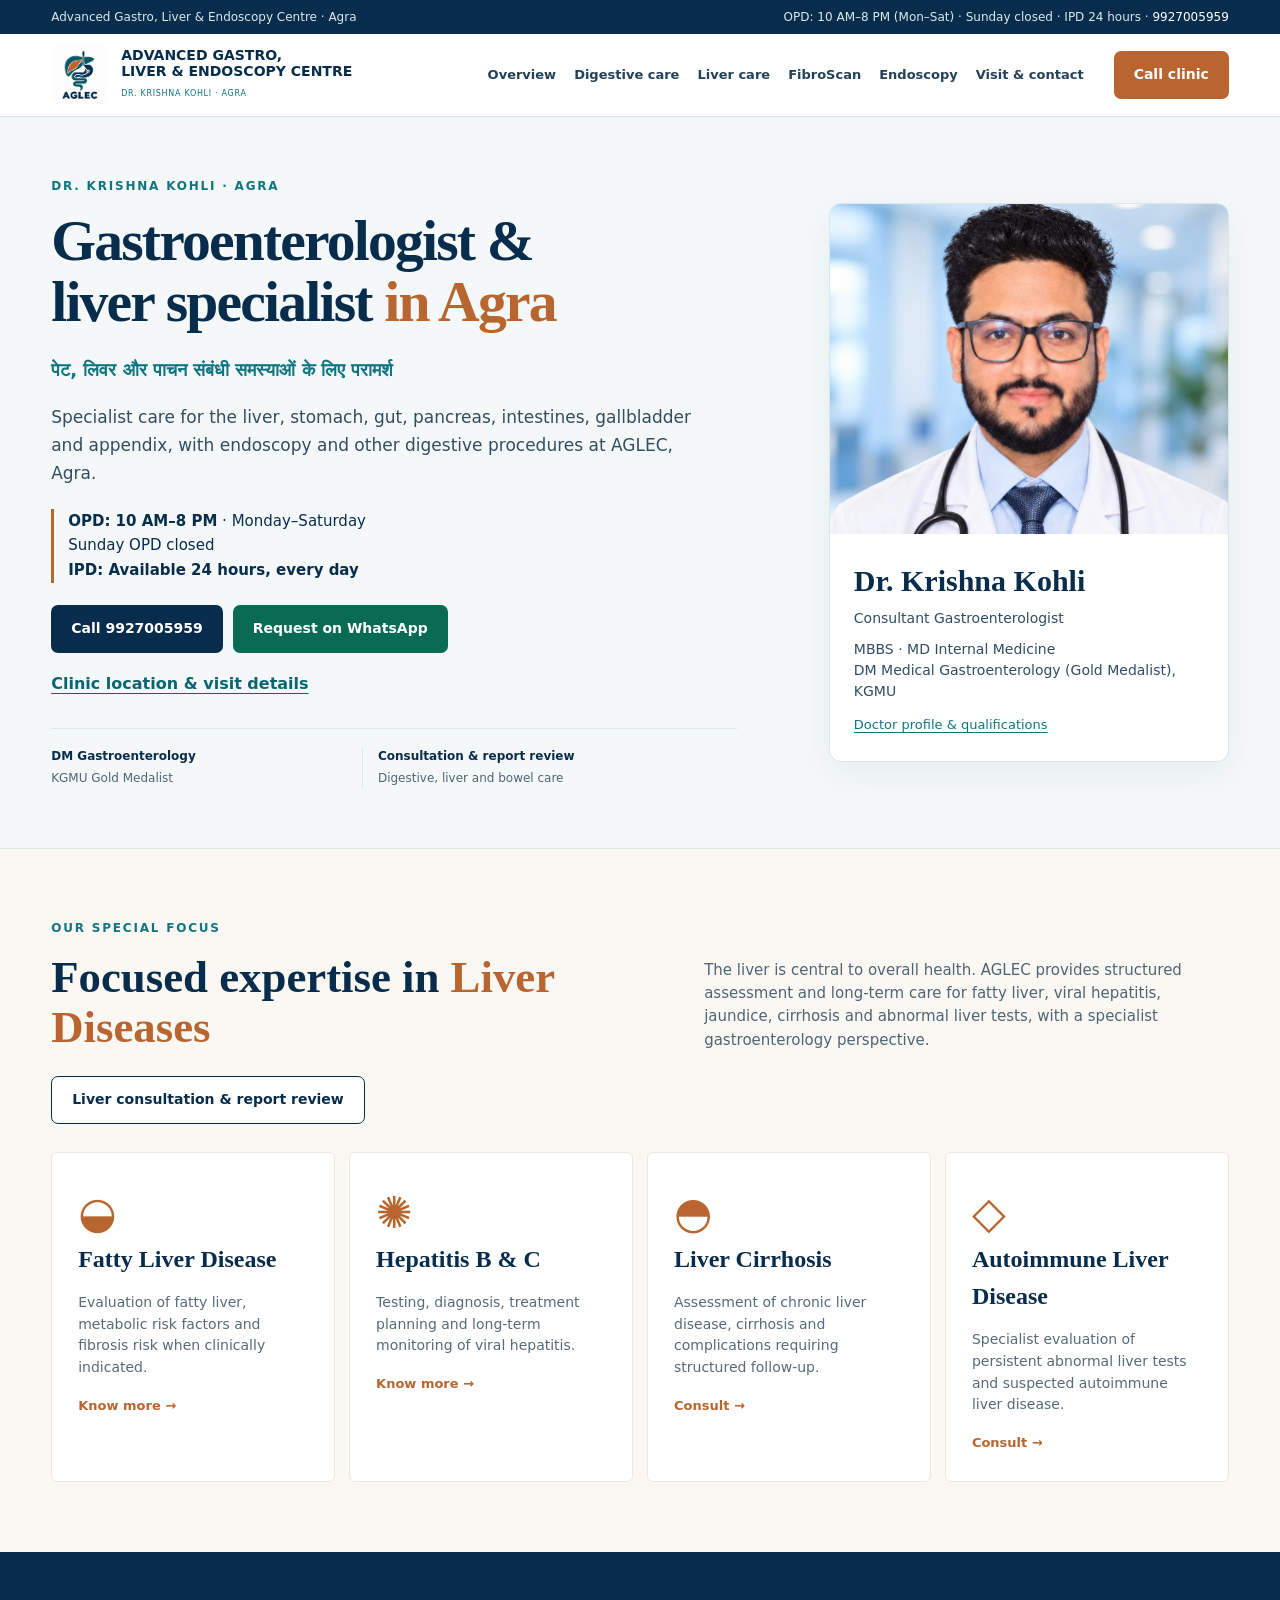
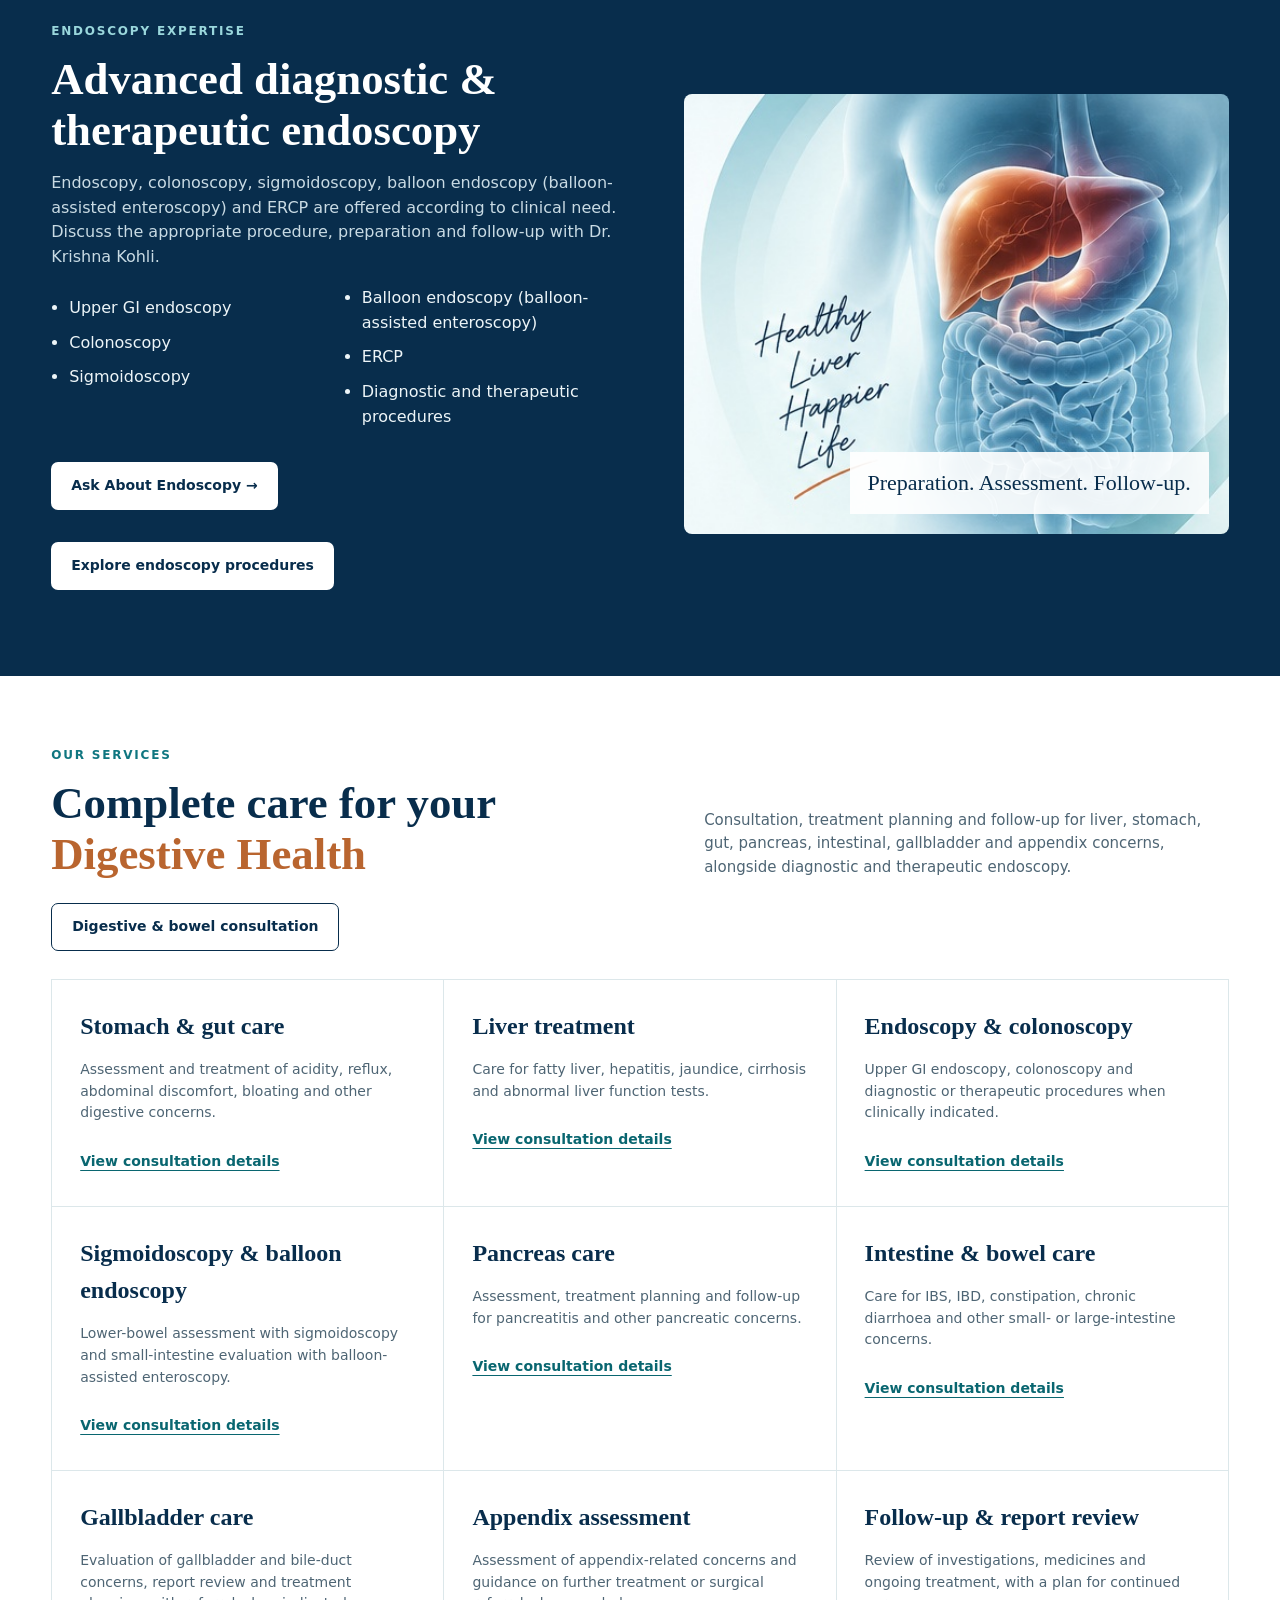
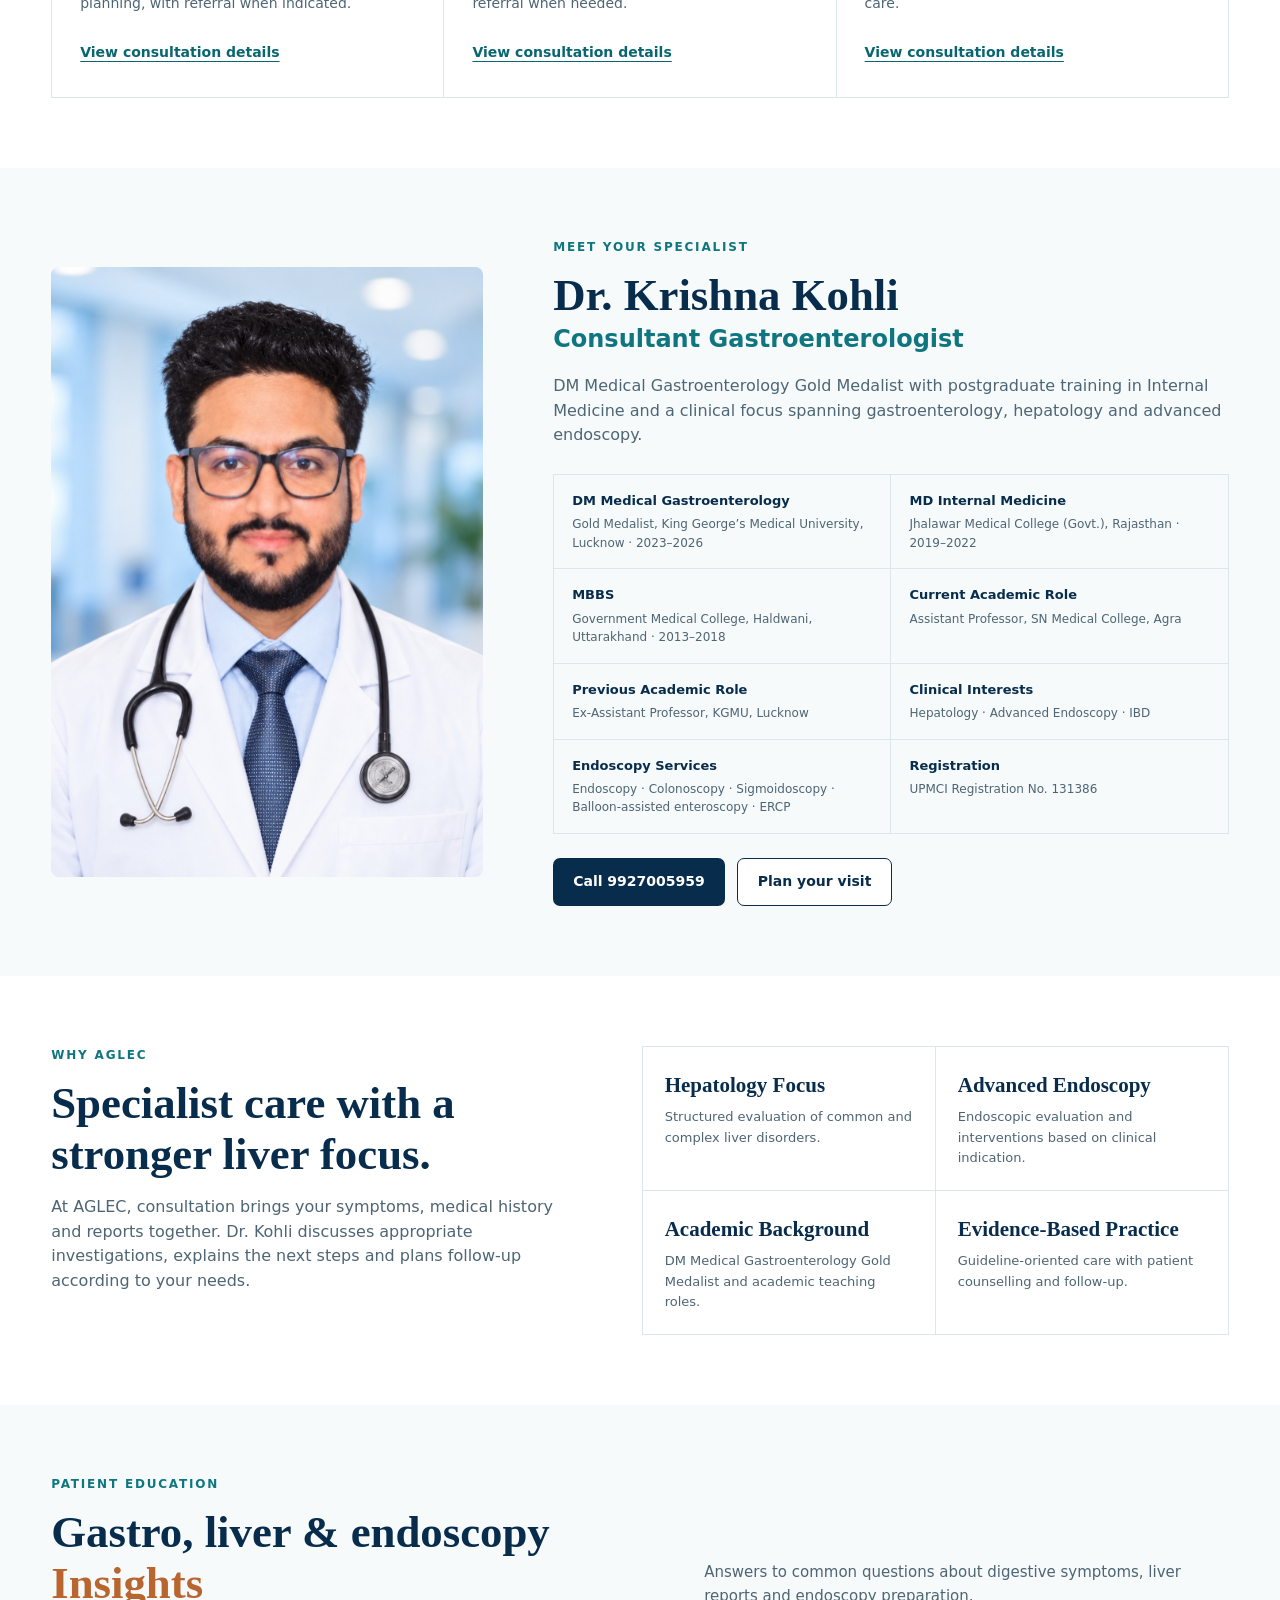
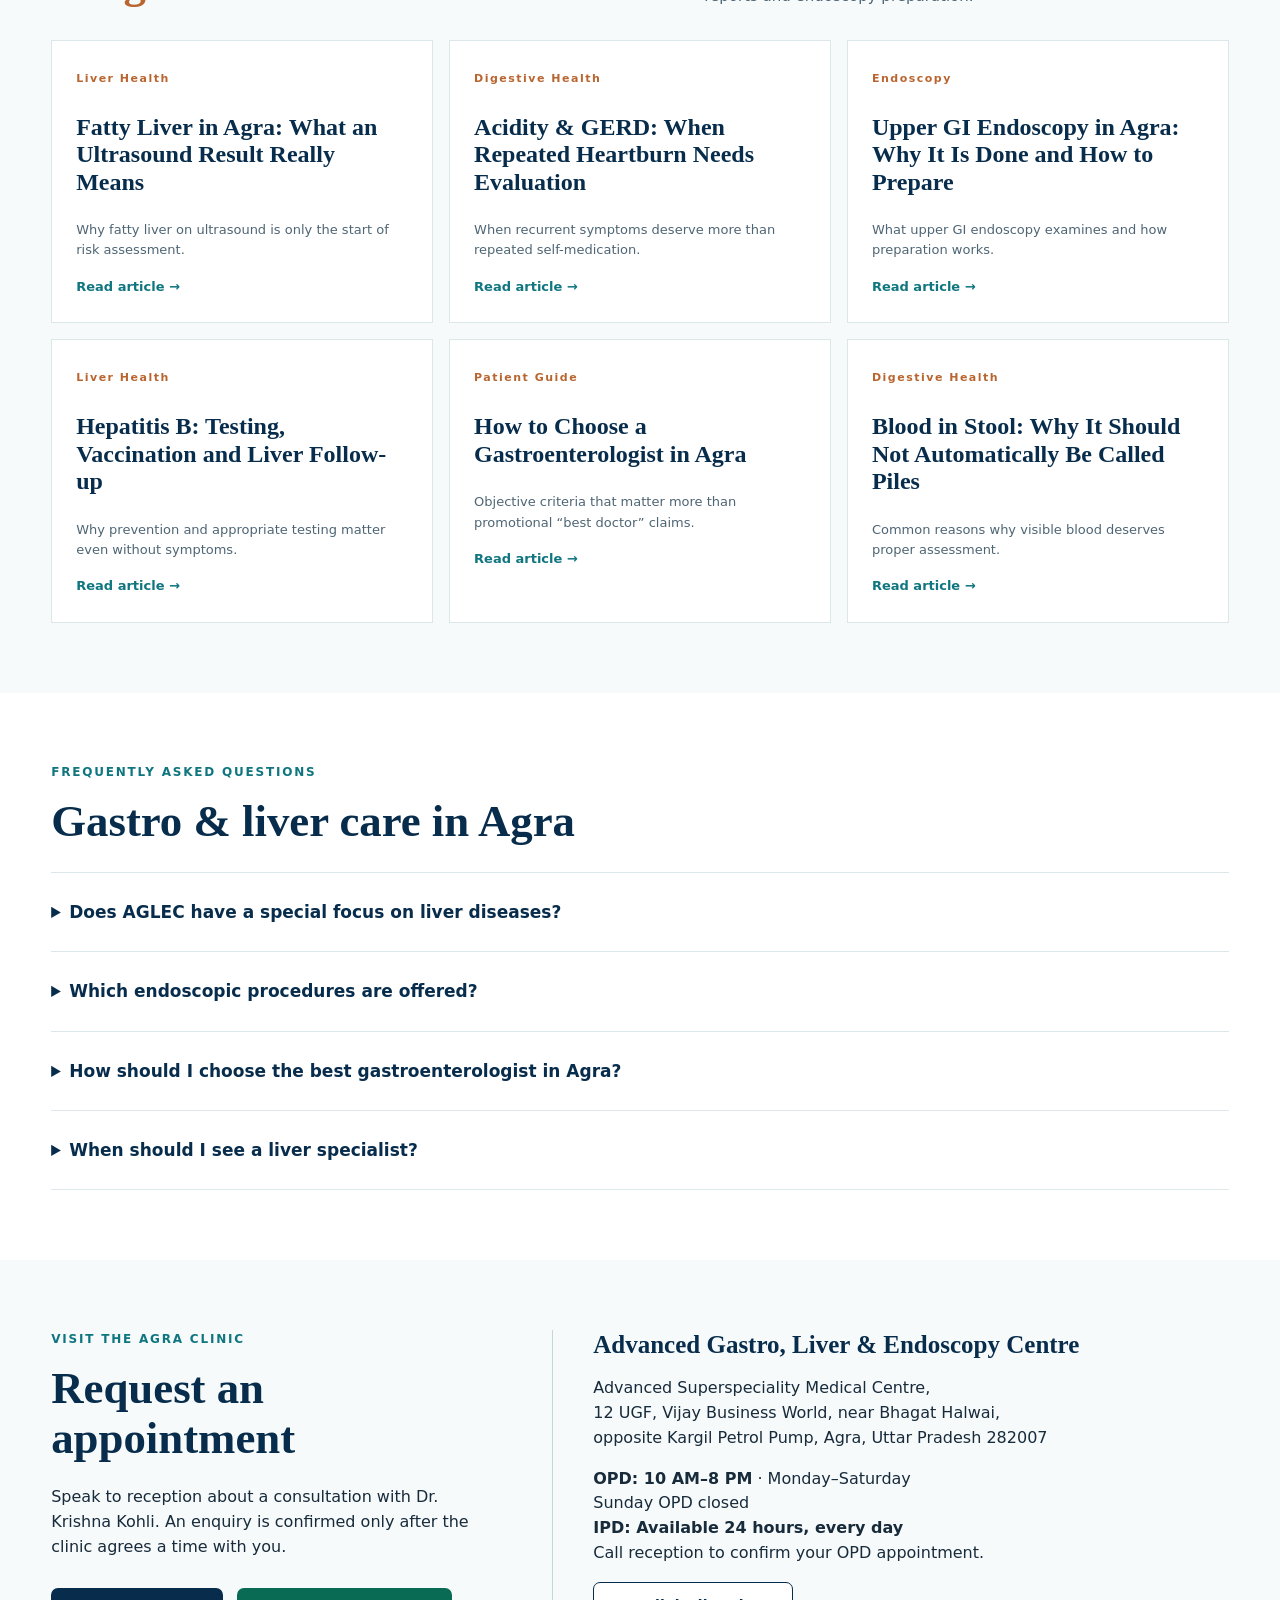
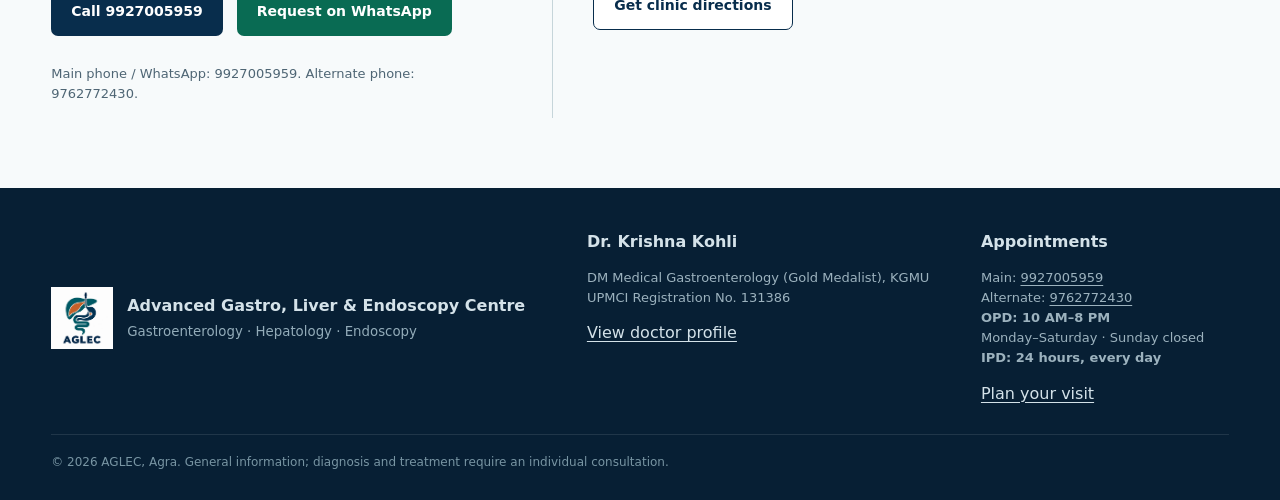
<file: index.html>
<!DOCTYPE html>

<html lang="en-IN">
<head><meta charset="utf-8"/><meta content="width=device-width, initial-scale=1, viewport-fit=cover" name="viewport"/><meta content="#082d4c" name="theme-color"/><meta content="index,follow,max-image-preview:large" name="robots"/><title>Gastroenterologist in Agra | Dr. Krishna Kohli | AGLEC</title><meta content="Dr. Krishna Kohli, gastroenterologist in Agra. OPD 10 AM–8 PM, Monday–Saturday; Sunday closed. IPD available 24 hours. Appointments: 9927005959." name="description"/><link href="https://www.bestgastroenterologistinagra.com/" rel="canonical"/><meta content="website" property="og:type"/><meta content="Gastroenterologist in Agra | Dr. Krishna Kohli | AGLEC" property="og:title"/><meta content="Dr. Krishna Kohli, gastroenterologist in Agra. OPD 10 AM–8 PM, Monday–Saturday; Sunday closed. IPD available 24 hours. Appointments: 9927005959." property="og:description"/><meta content="https://www.bestgastroenterologistinagra.com/" property="og:url"/><meta content="https://www.bestgastroenterologistinagra.com/dr-krishna-kohli.jpg" property="og:image"/><link href="aglec-logo.jpg" rel="icon"/><link href="styles.css?v=20261111-1" rel="stylesheet"/><script defer="" src="script.js?v=20261111-1"></script><script type="application/ld+json">{"@context": "https://schema.org", "@graph": [{"@type": "WebSite", "@id": "https://www.bestgastroenterologistinagra.com/#website", "url": "https://www.bestgastroenterologistinagra.com/", "name": "Advanced Gastro, Liver & Endoscopy Centre", "alternateName": "AGLEC", "inLanguage": "en-IN"}, {"@type": "MedicalClinic", "@id": "https://www.bestgastroenterologistinagra.com/#clinic", "name": "Advanced Gastro, Liver & Endoscopy Centre", "alternateName": "AGLEC", "url": "https://www.bestgastroenterologistinagra.com/", "image": "https://www.bestgastroenterologistinagra.com/aglec-logo.jpg", "telephone": "+91-9927005959", "medicalSpecialty": ["Gastroenterology", "Hepatology"], "address": {"@type": "PostalAddress", "streetAddress": "12 UGF, Vijay Business World, Advanced Superspeciality Medical Centre, Near Bhagat Halwai, Opp. Kargil Petrol Pump", "postalCode": "282007", "addressLocality": "Agra", "addressRegion": "Uttar Pradesh", "addressCountry": "IN"}, "contactPoint": [{"@type": "ContactPoint", "telephone": "+91-9927005959", "contactType": "appointments"}, {"@type": "ContactPoint", "telephone": "+91-9762772430", "contactType": "alternate contact"}], "employee": {"@id": "https://www.bestgastroenterologistinagra.com/#doctor"}, "description": "Gastroenterology, liver treatment and digestive care in Agra. Endoscopy, colonoscopy, sigmoidoscopy, balloon-assisted enteroscopy and ERCP services. Doctor’s OPD: 10 AM–8 PM, Monday–Saturday; Sunday closed. IPD available 24 hours every day, including Sunday.", "department": [{"@type": "MedicalClinic", "@id": "https://www.bestgastroenterologistinagra.com/#opd", "name": "AGLEC Outpatient Department (OPD)", "telephone": "+91-9927005959", "address": {"@type": "PostalAddress", "streetAddress": "12 UGF, Vijay Business World, Advanced Superspeciality Medical Centre, Near Bhagat Halwai, Opp. Kargil Petrol Pump", "postalCode": "282007", "addressLocality": "Agra", "addressRegion": "Uttar Pradesh", "addressCountry": "IN"}, "openingHoursSpecification": [{"@type": "OpeningHoursSpecification", "dayOfWeek": ["Monday", "Tuesday", "Wednesday", "Thursday", "Friday", "Saturday"], "opens": "10:00", "closes": "20:00"}, {"@type": "OpeningHoursSpecification", "dayOfWeek": "Sunday", "opens": "00:00", "closes": "00:00"}]}, {"@type": "MedicalClinic", "@id": "https://www.bestgastroenterologistinagra.com/#ipd", "name": "AGLEC Inpatient Department (IPD)", "telephone": "+91-9927005959", "address": {"@type": "PostalAddress", "streetAddress": "12 UGF, Vijay Business World, Advanced Superspeciality Medical Centre, Near Bhagat Halwai, Opp. Kargil Petrol Pump", "postalCode": "282007", "addressLocality": "Agra", "addressRegion": "Uttar Pradesh", "addressCountry": "IN"}, "openingHoursSpecification": [{"@type": "OpeningHoursSpecification", "dayOfWeek": ["Monday", "Tuesday", "Wednesday", "Thursday", "Friday", "Saturday", "Sunday"], "opens": "00:00", "closes": "23:59"}]}]}, {"@type": "Physician", "@id": "https://www.bestgastroenterologistinagra.com/#doctor", "name": "Dr. Krishna Kohli", "image": "https://www.bestgastroenterologistinagra.com/dr-krishna-kohli.jpg", "medicalSpecialty": ["Gastroenterology", "Hepatology"], "description": "Consultant Gastroenterologist. MBBS, MD (Internal Medicine), DM Medical Gastroenterology (Gold Medalist), KGMU. Assistant Professor, SN Medical College, Agra. Ex-Assistant Professor, KGMU. Services include diagnostic and therapeutic endoscopy, colonoscopy, sigmoidoscopy, balloon-assisted enteroscopy and ERCP. UPMCI Registration No. 131386. OPD: 10 AM–8 PM, Monday–Saturday; Sunday closed.", "worksFor": {"@id": "https://www.bestgastroenterologistinagra.com/#clinic"}, "openingHoursSpecification": [{"@type": "OpeningHoursSpecification", "dayOfWeek": ["Monday", "Tuesday", "Wednesday", "Thursday", "Friday", "Saturday"], "opens": "10:00", "closes": "20:00"}, {"@type": "OpeningHoursSpecification", "dayOfWeek": "Sunday", "opens": "00:00", "closes": "00:00"}], "telephone": "+91-9927005959"}]}</script><meta name="aglec-release" content="20261125-services"/></head>
<body><a class="skip-link" href="#main-content">Skip to content</a>
<div class="topbar"><div class="wrap topbar-row"><span>Advanced Gastro, Liver &amp; Endoscopy Centre · Agra</span><span>OPD: 10 AM–8 PM (Mon–Sat) · Sunday closed · IPD 24 hours · <a href="tel:+919927005959">9927005959</a></span></div></div>
<header class="header"><div class="wrap header-row"><a aria-label="AGLEC home" class="brand" href="index.html"><img alt="AGLEC" height="58" src="aglec-logo.jpg" width="58"/><div><strong>ADVANCED GASTRO,<br/>LIVER &amp; ENDOSCOPY CENTRE</strong><small>DR. KRISHNA KOHLI · AGRA</small></div></a><nav aria-label="Main navigation" class="desktop-nav"><a href="index.html">Overview</a><a href="digestive-care-agra.html">Digestive care</a><a href="liver-specialist-agra.html">Liver care</a><a href="fibroscan-agra.html">FibroScan</a><a href="endoscopy-agra.html">Endoscopy</a><a href="contact.html">Visit &amp; contact</a></nav><a class="book top-book" href="tel:+919927005959">Call clinic</a><button aria-controls="mobileMenu" aria-expanded="false" aria-label="Open menu" class="menu-btn" id="menuBtn" type="button">Menu</button></div><nav aria-label="Mobile navigation" class="mobile-menu" id="mobileMenu"><a href="index.html">Overview</a><a href="digestive-care-agra.html">Digestive care</a><a href="liver-specialist-agra.html">Liver care</a><a href="fibroscan-agra.html">FibroScan</a><a href="endoscopy-agra.html">Endoscopy</a><a href="contact.html">Visit &amp; contact</a></nav></header>
<main id="main-content">
<section class="hero" id="home"><div class="wrap hero-grid"><div class="hero-copy"><div class="eyebrow">DR. KRISHNA KOHLI · AGRA</div><h1>Gastroenterologist &amp;<br/>liver specialist <span>in Agra</span></h1><p class="hindi" lang="hi">पेट, लिवर और पाचन संबंधी समस्याओं के लिए परामर्श</p><p>Specialist care for the liver, stomach, gut, pancreas, intestines, gallbladder and appendix, with endoscopy and other digestive procedures at AGLEC, Agra.</p><p class="hero-hours"><strong>OPD: 10 AM–8 PM</strong> · Monday–Saturday<br/>Sunday OPD closed<br/><strong>IPD: Available 24 hours, every day</strong></p><div class="actions"><a class="book" href="tel:+919927005959">Call 9927005959</a><a class="whatsapp" href="https://wa.me/919927005959?text=Hello%2C%20I%20would%20like%20to%20request%20an%20appointment%20with%20Dr.%20Krishna%20Kohli%20at%20AGLEC%2C%20Agra.%20Please%20confirm%20the%20consultation%20time%20and%20fee." rel="noopener" target="_blank">Request on WhatsApp</a></div><a class="text-link" href="contact.html">Clinic location &amp; visit details</a><div class="hero-features"><div><b>DM Gastroenterology</b><span>KGMU Gold Medalist</span></div><div><b>Consultation &amp; report review</b><span>Digestive, liver and bowel care</span></div></div></div><div class="hero-visual"><div class="doctor-card"><img alt="Dr. Krishna Kohli" decoding="async" fetchpriority="high" height="1536" src="dr-krishna-kohli.jpg" width="1229"/><div class="doctor-card-copy"><h2>Dr. Krishna Kohli</h2><p>Consultant Gastroenterologist</p><p>MBBS · MD Internal Medicine<br/>DM Medical Gastroenterology (Gold Medalist), KGMU</p><a href="#doctor">Doctor profile &amp; qualifications</a></div></div></div></div></section>
<section class="section liver" id="liver"><div class="wrap"><div class="section-head"><div><div class="eyebrow">OUR SPECIAL FOCUS</div><h2>Focused expertise in <span>Liver Diseases</span></h2></div><p>The liver is central to overall health. AGLEC provides structured assessment and long-term care for fatty liver, viral hepatitis, jaundice, cirrhosis and abnormal liver tests, with a specialist gastroenterology perspective.</p></div><div class="section-action"><a class="outline" href="liver-specialist-agra.html">Liver consultation &amp; report review</a></div><div class="liver-grid"><article><div class="big-icon">◒</div><h3>Fatty Liver Disease</h3><p>Evaluation of fatty liver, metabolic risk factors and fibrosis risk when clinically indicated.</p><a href="blog-fatty-liver-agra.html">Know more →</a></article><article><div class="big-icon">✺</div><h3>Hepatitis B &amp; C</h3><p>Testing, diagnosis, treatment planning and long-term monitoring of viral hepatitis.</p><a href="blog-hepatitis-b-liver-care.html">Know more →</a></article><article><div class="big-icon">◓</div><h3>Liver Cirrhosis</h3><p>Assessment of chronic liver disease, cirrhosis and complications requiring structured follow-up.</p><a href="#contact">Consult →</a></article><article><div class="big-icon">◇</div><h3>Autoimmune Liver Disease</h3><p>Specialist evaluation of persistent abnormal liver tests and suspected autoimmune liver disease.</p><a href="#contact">Consult →</a></article></div></div></section>
<section class="section endoscopy" id="endoscopy"><div class="wrap endoscopy-grid"><div><div class="eyebrow light">ENDOSCOPY EXPERTISE</div><h2>Advanced diagnostic &amp; therapeutic endoscopy</h2><p>Endoscopy, colonoscopy, sigmoidoscopy, balloon endoscopy (balloon-assisted enteroscopy) and ERCP are offered according to clinical need. Discuss the appropriate procedure, preparation and follow-up with Dr. Krishna Kohli.</p><ul class="ticks"><li>Upper GI endoscopy</li><li>Colonoscopy</li><li>Sigmoidoscopy</li><li>Balloon endoscopy (balloon-assisted enteroscopy)</li><li>ERCP</li><li>Diagnostic and therapeutic procedures</li></ul><a class="light-btn" href="tel:+919927005959">Ask About Endoscopy →</a><p><a class="light-btn" href="endoscopy-agra.html">Explore endoscopy procedures</a></p></div><div class="endoscopy-media"><img alt="Endoscopy and digestive care illustration" height="460" loading="lazy" src="digestive-hero.jpg" width="505"/><div class="endoscopy-note">Preparation. Assessment. Follow-up.</div></div></div></section>
<section class="section services" id="services"><div class="wrap"><div class="section-head"><div><div class="eyebrow">OUR SERVICES</div><h2>Complete care for your <span>Digestive Health</span></h2></div><p>Consultation, treatment planning and follow-up for liver, stomach, gut, pancreas, intestinal, gallbladder and appendix concerns, alongside diagnostic and therapeutic endoscopy.</p></div><div class="section-action"><a class="outline" href="digestive-care-agra.html">Digestive &amp; bowel consultation</a></div><div class="service-grid"><article><h3>Stomach &amp; gut care</h3><p>Assessment and treatment of acidity, reflux, abdominal discomfort, bloating and other digestive concerns.</p><a class="text-link" href="digestive-care-agra.html">View consultation details</a></article><article><h3>Liver treatment</h3><p>Care for fatty liver, hepatitis, jaundice, cirrhosis and abnormal liver function tests.</p><a class="text-link" href="liver-specialist-agra.html">View consultation details</a></article><article><h3>Endoscopy &amp; colonoscopy</h3><p>Upper GI endoscopy, colonoscopy and diagnostic or therapeutic procedures when clinically indicated.</p><a class="text-link" href="endoscopy-agra.html">View consultation details</a></article><article><h3>Sigmoidoscopy &amp; balloon endoscopy</h3><p>Lower-bowel assessment with sigmoidoscopy and small-intestine evaluation with balloon-assisted enteroscopy.</p><a class="text-link" href="endoscopy-agra.html">View consultation details</a></article><article><h3>Pancreas care</h3><p>Assessment, treatment planning and follow-up for pancreatitis and other pancreatic concerns.</p><a class="text-link" href="digestive-care-agra.html#pancreas">View consultation details</a></article><article><h3>Intestine &amp; bowel care</h3><p>Care for IBS, IBD, constipation, chronic diarrhoea and other small- or large-intestine concerns.</p><a class="text-link" href="digestive-care-agra.html">View consultation details</a></article><article><h3>Gallbladder care</h3><p>Evaluation of gallbladder and bile-duct concerns, report review and treatment planning, with referral when indicated.</p><a class="text-link" href="digestive-care-agra.html#gallbladder">View consultation details</a></article><article><h3>Appendix assessment</h3><p>Assessment of appendix-related concerns and guidance on further treatment or surgical referral when needed.</p><a class="text-link" href="digestive-care-agra.html#appendix">View consultation details</a></article><article><h3>Follow-up &amp; report review</h3><p>Review of investigations, medicines and ongoing treatment, with a plan for continued care.</p><a class="text-link" href="contact.html">View consultation details</a></article></div></div></section>
<section class="section doctor-section" id="doctor"><div class="wrap doctor-grid"><div class="portrait"><img alt="Dr Krishna Kohli" decoding="async" height="1536" loading="lazy" src="dr-krishna-kohli.jpg" width="1229"/></div><div><div class="eyebrow">MEET YOUR SPECIALIST</div><h2>Dr. Krishna Kohli</h2><h3 class="doctor-subtitle">Consultant Gastroenterologist</h3><p class="doctor-intro">DM Medical Gastroenterology Gold Medalist with postgraduate training in Internal Medicine and a clinical focus spanning gastroenterology, hepatology and advanced endoscopy.</p><div class="credential-grid"><div><strong>DM Medical Gastroenterology</strong><span>Gold Medalist, King George’s Medical University, Lucknow · 2023–2026</span></div><div><strong>MD Internal Medicine</strong><span>Jhalawar Medical College (Govt.), Rajasthan · 2019–2022</span></div><div><strong>MBBS</strong><span>Government Medical College, Haldwani, Uttarakhand · 2013–2018</span></div><div><strong>Current Academic Role</strong><span>Assistant Professor, SN Medical College, Agra</span></div><div><strong>Previous Academic Role</strong><span>Ex-Assistant Professor, KGMU, Lucknow</span></div><div><strong>Clinical Interests</strong><span>Hepatology · Advanced Endoscopy · IBD</span></div><div><strong>Endoscopy Services</strong><span>Endoscopy · Colonoscopy · Sigmoidoscopy · Balloon-assisted enteroscopy · ERCP</span></div><div><strong>Registration</strong><span>UPMCI Registration No. 131386</span></div></div><div class="doctor-actions"><a class="book" href="tel:+919927005959">Call 9927005959</a><a class="outline" href="contact.html">Plan your visit</a></div></div></div></section>
<section class="section about" id="about"><div class="wrap two-col"><div><div class="eyebrow">WHY AGLEC</div><h2>Specialist care with a stronger liver focus.</h2><p>At AGLEC, consultation brings your symptoms, medical history and reports together. Dr. Kohli discusses appropriate investigations, explains the next steps and plans follow-up according to your needs.</p></div><div class="principles"><div><strong>Hepatology Focus</strong><span>Structured evaluation of common and complex liver disorders.</span></div><div><strong>Advanced Endoscopy</strong><span>Endoscopic evaluation and interventions based on clinical indication.</span></div><div><strong>Academic Background</strong><span>DM Medical Gastroenterology Gold Medalist and academic teaching roles.</span></div><div><strong>Evidence-Based Practice</strong><span>Guideline-oriented care with patient counselling and follow-up.</span></div></div></div></section>
<section class="section blogs" id="blogs"><div class="wrap"><div class="section-head"><div><div class="eyebrow">PATIENT EDUCATION</div><h2>Gastro, liver &amp; endoscopy <span>Insights</span></h2></div><p>Answers to common questions about digestive symptoms, liver reports and endoscopy preparation.</p></div><div class="blog-grid"><article><span>Liver Health</span><h3>Fatty Liver in Agra: What an Ultrasound Result Really Means</h3><p>Why fatty liver on ultrasound is only the start of risk assessment.</p><a href="blog-fatty-liver-agra.html">Read article →</a></article><article><span>Digestive Health</span><h3>Acidity &amp; GERD: When Repeated Heartburn Needs Evaluation</h3><p>When recurrent symptoms deserve more than repeated self-medication.</p><a href="blog-acidity-gerd-agra.html">Read article →</a></article><article><span>Endoscopy</span><h3>Upper GI Endoscopy in Agra: Why It Is Done and How to Prepare</h3><p>What upper GI endoscopy examines and how preparation works.</p><a href="blog-endoscopy-agra.html">Read article →</a></article><article><span>Liver Health</span><h3>Hepatitis B: Testing, Vaccination and Liver Follow-up</h3><p>Why prevention and appropriate testing matter even without symptoms.</p><a href="blog-hepatitis-b-liver-care.html">Read article →</a></article><article><span>Patient Guide</span><h3>How to Choose a Gastroenterologist in Agra</h3><p>Objective criteria that matter more than promotional “best doctor” claims.</p><a href="blog-choose-gastroenterologist-agra.html">Read article →</a></article><article><span>Digestive Health</span><h3>Blood in Stool: Why It Should Not Automatically Be Called Piles</h3><p>Common reasons why visible blood deserves proper assessment.</p><a href="blog-blood-in-stool.html">Read article →</a></article></div></div></section>
<section class="section faq"><div class="wrap"><div class="eyebrow">FREQUENTLY ASKED QUESTIONS</div><h2>Gastro &amp; liver care in Agra</h2><details><summary>Does AGLEC have a special focus on liver diseases?</summary><p>Yes. Liver care is a major focus area, including fatty liver, viral hepatitis, jaundice, chronic liver disease, cirrhosis and abnormal liver function tests.</p></details><details><summary>Which endoscopic procedures are offered?</summary><p>Services include upper GI endoscopy, colonoscopy, sigmoidoscopy, balloon endoscopy (balloon-assisted enteroscopy) and ERCP. The doctor advises the appropriate procedure after assessment; contact reception for preparation and availability.</p></details><details><summary>How should I choose the best gastroenterologist in Agra?</summary><p>Rather than relying on a “best” claim, assess recognised specialist qualifications, registration, relevant experience, communication and availability of appropriate investigations or endoscopy.</p></details><details><summary>When should I see a liver specialist?</summary><p>Persistent abnormal liver tests, fatty liver with metabolic risk factors, hepatitis, jaundice or concern for chronic liver disease may justify specialist evaluation.</p></details></div></section>
<section class="section contact" id="contact"><div class="wrap contact-grid"><div><div class="eyebrow">VISIT THE AGRA CLINIC</div><h2>Request an appointment</h2><p>Speak to reception about a consultation with Dr. Krishna Kohli. An enquiry is confirmed only after the clinic agrees a time with you.</p><div class="actions"><a class="book" href="tel:+919927005959">Call 9927005959</a><a class="whatsapp" href="https://wa.me/919927005959?text=Hello%2C%20I%20would%20like%20to%20request%20an%20appointment%20with%20Dr.%20Krishna%20Kohli%20at%20AGLEC%2C%20Agra.%20Please%20confirm%20the%20consultation%20time%20and%20fee." rel="noopener" target="_blank">Request on WhatsApp</a></div><p class="small">Main phone / WhatsApp: <a href="tel:+919927005959">9927005959</a>. Alternate phone: <a href="tel:+919762772430">9762772430</a>.</p></div><div class="visit-details"><h3>Advanced Gastro, Liver &amp; Endoscopy Centre</h3><p>Advanced Superspeciality Medical Centre,<br/>12 UGF, Vijay Business World, near Bhagat Halwai,<br/>opposite Kargil Petrol Pump, Agra, Uttar Pradesh 282007</p><p><strong>OPD: 10 AM–8 PM</strong> · Monday–Saturday<br/>Sunday OPD closed<br/><strong>IPD: Available 24 hours, every day</strong><br/>Call reception to confirm your OPD appointment.</p><a class="outline" href="https://www.google.com/maps/dir/?api=1&amp;destination=Dr.+Krishna+Kohli+-+DM+Gastroenterology+(Gold+Medalist)+KGMU,+Advanced+Superspeciality+Medical+Centre,+12+UGF,+Vijay+Business+World,+Near+Bhagat+Halwai,+Opp.+Kargil+Petrol+Pump,+Agra,+Uttar+Pradesh,+282007&amp;destination_place_id=ChIJNYV8R8t3dDkRwiCrJwYga7k" rel="noopener" target="_blank">Get clinic directions</a></div></div></section>
</main>
<footer><div class="wrap footer-grid"><div class="footer-brand"><img alt="AGLEC" height="62" loading="lazy" src="aglec-logo.jpg" width="62"/><div><strong>Advanced Gastro, Liver &amp; Endoscopy Centre</strong><small>Gastroenterology · Hepatology · Endoscopy</small></div></div><div><strong>Dr. Krishna Kohli</strong><p>DM Medical Gastroenterology (Gold Medalist), KGMU<br/>UPMCI Registration No. 131386</p><a href="index.html#doctor">View doctor profile</a></div><div><strong>Appointments</strong><p>Main: <a href="tel:+919927005959">9927005959</a><br/>Alternate: <a href="tel:+919762772430">9762772430</a><br/><strong>OPD: 10 AM–8 PM</strong><br/>Monday–Saturday · Sunday closed<br/><strong>IPD: 24 hours, every day</strong></p><a href="contact.html">Plan your visit</a></div></div><div class="wrap copyright">© 2026 AGLEC, Agra. General information; diagnosis and treatment require an individual consultation.</div></footer>
<nav aria-label="Quick clinic contact" class="mobile-actions"><a href="tel:+919927005959">Call clinic<strong>9927005959</strong></a><a href="https://wa.me/919927005959?text=Hello%2C%20I%20would%20like%20to%20request%20an%20appointment%20with%20Dr.%20Krishna%20Kohli%20at%20AGLEC%2C%20Agra.%20Please%20confirm%20the%20consultation%20time%20and%20fee." rel="noopener" target="_blank">WhatsApp<strong>Appointment request</strong></a><a href="https://www.google.com/maps/dir/?api=1&amp;destination=Dr.+Krishna+Kohli+-+DM+Gastroenterology+(Gold+Medalist)+KGMU,+Advanced+Superspeciality+Medical+Centre,+12+UGF,+Vijay+Business+World,+Near+Bhagat+Halwai,+Opp.+Kargil+Petrol+Pump,+Agra,+Uttar+Pradesh,+282007&amp;destination_place_id=ChIJNYV8R8t3dDkRwiCrJwYga7k" rel="noopener" target="_blank">Directions<strong>Agra clinic</strong></a></nav></body>
</html>
</file>
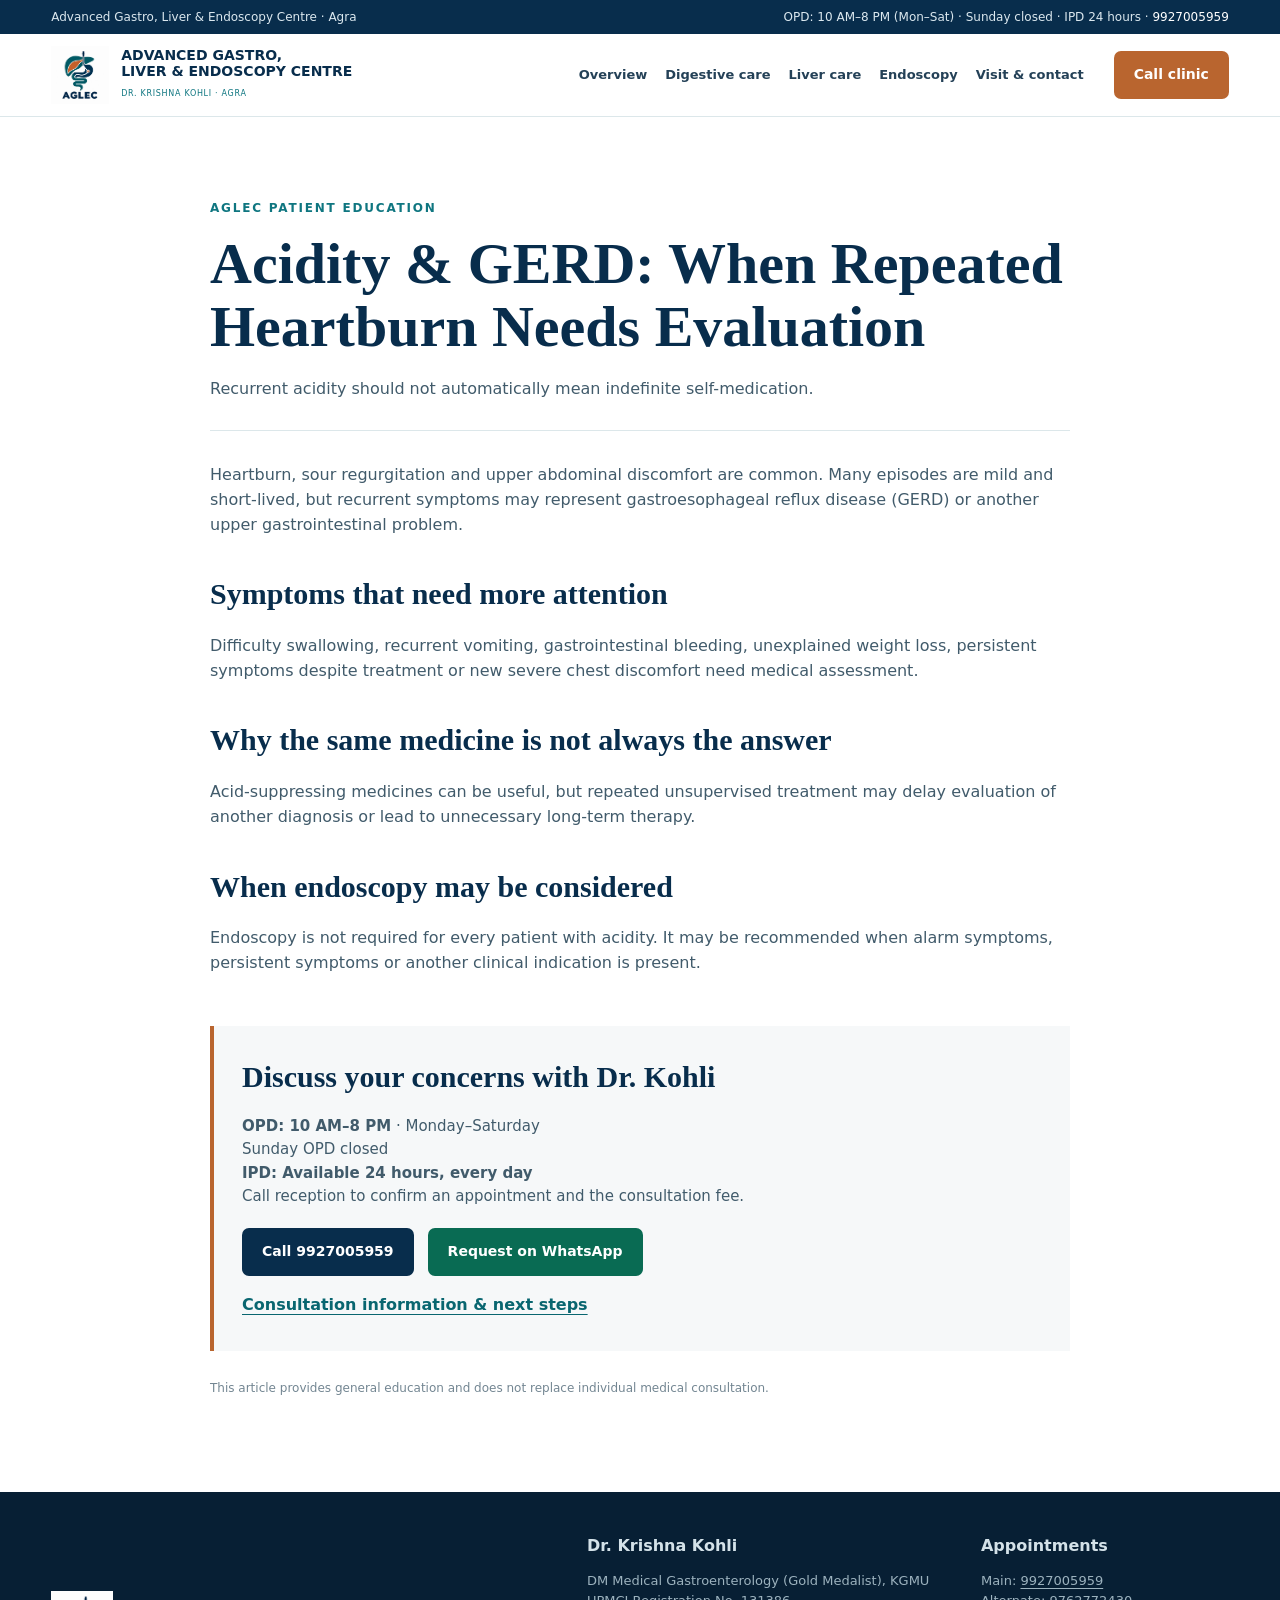
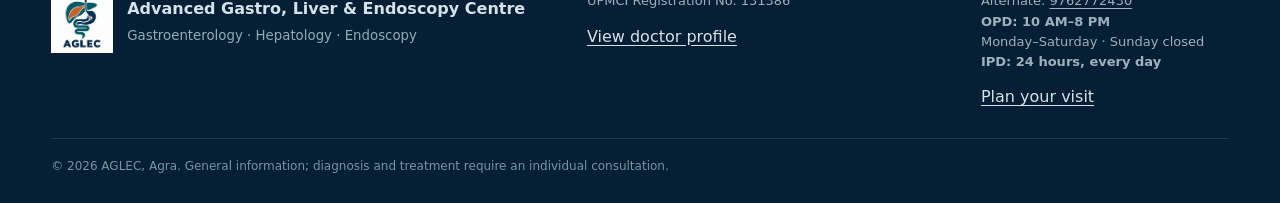
<file: blog-acidity-gerd-agra.html>
<!DOCTYPE html>

<html lang="en-IN"><head>
<!-- Google Ads tag for Midas Touch account 460-178-3897. -->
<meta charset="utf-8"/><meta content="width=device-width, initial-scale=1, viewport-fit=cover" name="viewport"/><meta content="#082d4c" name="theme-color"/><link href="styles.css?v=20261111-1" rel="stylesheet"/><link href="aglec-logo.jpg" rel="icon"/><title>Acidity &amp; GERD: When Repeated Heartburn Needs Evaluation | AGLEC Agra</title><meta content="Recurrent acidity should not automatically mean indefinite self-medication." name="description"/><link href="https://www.bestgastroenterologistinagra.com/blog-acidity-gerd-agra.html" rel="canonical"/><script defer="" src="script.js?v=20261111-1"></script></head><body><a class="skip-link" href="#main-content">Skip to content</a>
<div class="topbar"><div class="wrap topbar-row"><span>Advanced Gastro, Liver &amp; Endoscopy Centre · Agra</span><span>OPD: 10 AM–8 PM (Mon–Sat) · Sunday closed · IPD 24 hours · <a href="tel:+919927005959">9927005959</a></span></div></div>
<header class="header"><div class="wrap header-row"><a aria-label="AGLEC home" class="brand" href="index.html"><img alt="AGLEC" height="58" src="aglec-logo.jpg" width="58"/><div><strong>ADVANCED GASTRO,<br/>LIVER &amp; ENDOSCOPY CENTRE</strong><small>DR. KRISHNA KOHLI · AGRA</small></div></a><nav aria-label="Main navigation" class="desktop-nav"><a href="index.html">Overview</a><a href="digestive-care-agra.html">Digestive care</a><a href="liver-specialist-agra.html">Liver care</a><a href="endoscopy-agra.html">Endoscopy</a><a href="contact.html">Visit &amp; contact</a></nav><a class="book top-book" href="tel:+919927005959">Call clinic</a><button aria-controls="mobileMenu" aria-expanded="false" aria-label="Open menu" class="menu-btn" id="menuBtn" type="button">Menu</button></div><nav aria-label="Mobile navigation" class="mobile-menu" id="mobileMenu"><a href="index.html">Overview</a><a href="digestive-care-agra.html">Digestive care</a><a href="liver-specialist-agra.html">Liver care</a><a href="endoscopy-agra.html">Endoscopy</a><a href="contact.html">Visit &amp; contact</a></nav></header><main id="main-content"><article class="article wrap"><div class="eyebrow">AGLEC PATIENT EDUCATION</div><h1>Acidity &amp; GERD: When Repeated Heartburn Needs Evaluation</h1><p class="article-deck">Recurrent acidity should not automatically mean indefinite self-medication.</p><p>Heartburn, sour regurgitation and upper abdominal discomfort are common. Many episodes are mild and short-lived, but recurrent symptoms may represent gastroesophageal reflux disease (GERD) or another upper gastrointestinal problem.</p><h2>Symptoms that need more attention</h2><p>Difficulty swallowing, recurrent vomiting, gastrointestinal bleeding, unexplained weight loss, persistent symptoms despite treatment or new severe chest discomfort need medical assessment.</p><h2>Why the same medicine is not always the answer</h2><p>Acid-suppressing medicines can be useful, but repeated unsupervised treatment may delay evaluation of another diagnosis or lead to unnecessary long-term therapy.</p><h2>When endoscopy may be considered</h2><p>Endoscopy is not required for every patient with acidity. It may be recommended when alarm symptoms, persistent symptoms or another clinical indication is present.</p><div class="article-cta"><h2>Discuss your concerns with Dr. Kohli</h2><p><strong>OPD: 10 AM–8 PM</strong> · Monday–Saturday<br/>Sunday OPD closed<br/><strong>IPD: Available 24 hours, every day</strong><br/>Call reception to confirm an appointment and the consultation fee.</p><div class="actions"><a class="book" href="tel:+919927005959">Call 9927005959</a><a class="whatsapp" href="https://wa.me/919927005959?text=Hello%2C%20I%20would%20like%20to%20request%20an%20appointment%20with%20Dr.%20Krishna%20Kohli%20at%20AGLEC%2C%20Agra.%20Please%20confirm%20the%20consultation%20time%20and%20fee." rel="noopener" target="_blank">Request on WhatsApp</a></div><a class="text-link" href="digestive-care-agra.html">Consultation information &amp; next steps</a></div><p class="article-note">This article provides general education and does not replace individual medical consultation.</p></article></main><footer><div class="wrap footer-grid"><div class="footer-brand"><img alt="AGLEC" height="62" loading="lazy" src="aglec-logo.jpg" width="62"/><div><strong>Advanced Gastro, Liver &amp; Endoscopy Centre</strong><small>Gastroenterology · Hepatology · Endoscopy</small></div></div><div><strong>Dr. Krishna Kohli</strong><p>DM Medical Gastroenterology (Gold Medalist), KGMU<br/>UPMCI Registration No. 131386</p><a href="index.html#doctor">View doctor profile</a></div><div><strong>Appointments</strong><p>Main: <a href="tel:+919927005959">9927005959</a><br/>Alternate: <a href="tel:+919762772430">9762772430</a><br/><strong>OPD: 10 AM–8 PM</strong><br/>Monday–Saturday · Sunday closed<br/><strong>IPD: 24 hours, every day</strong></p><a href="contact.html">Plan your visit</a></div></div><div class="wrap copyright">© 2026 AGLEC, Agra. General information; diagnosis and treatment require an individual consultation.</div></footer>
<nav aria-label="Quick clinic contact" class="mobile-actions"><a href="tel:+919927005959">Call clinic<strong>9927005959</strong></a><a href="https://wa.me/919927005959?text=Hello%2C%20I%20would%20like%20to%20request%20an%20appointment%20with%20Dr.%20Krishna%20Kohli%20at%20AGLEC%2C%20Agra.%20Please%20confirm%20the%20consultation%20time%20and%20fee." rel="noopener" target="_blank">WhatsApp<strong>Appointment request</strong></a><a href="https://www.google.com/maps/dir/?api=1&amp;destination=Dr.+Krishna+Kohli+-+DM+Gastroenterology+(Gold+Medalist)+KGMU,+Advanced+Superspeciality+Medical+Centre,+12+UGF,+Vijay+Business+World,+Near+Bhagat+Halwai,+Opp.+Kargil+Petrol+Pump,+Agra,+Uttar+Pradesh,+282007&amp;destination_place_id=ChIJNYV8R8t3dDkRwiCrJwYga7k" rel="noopener" target="_blank">Directions<strong>Agra clinic</strong></a></nav></body></html>
</file>
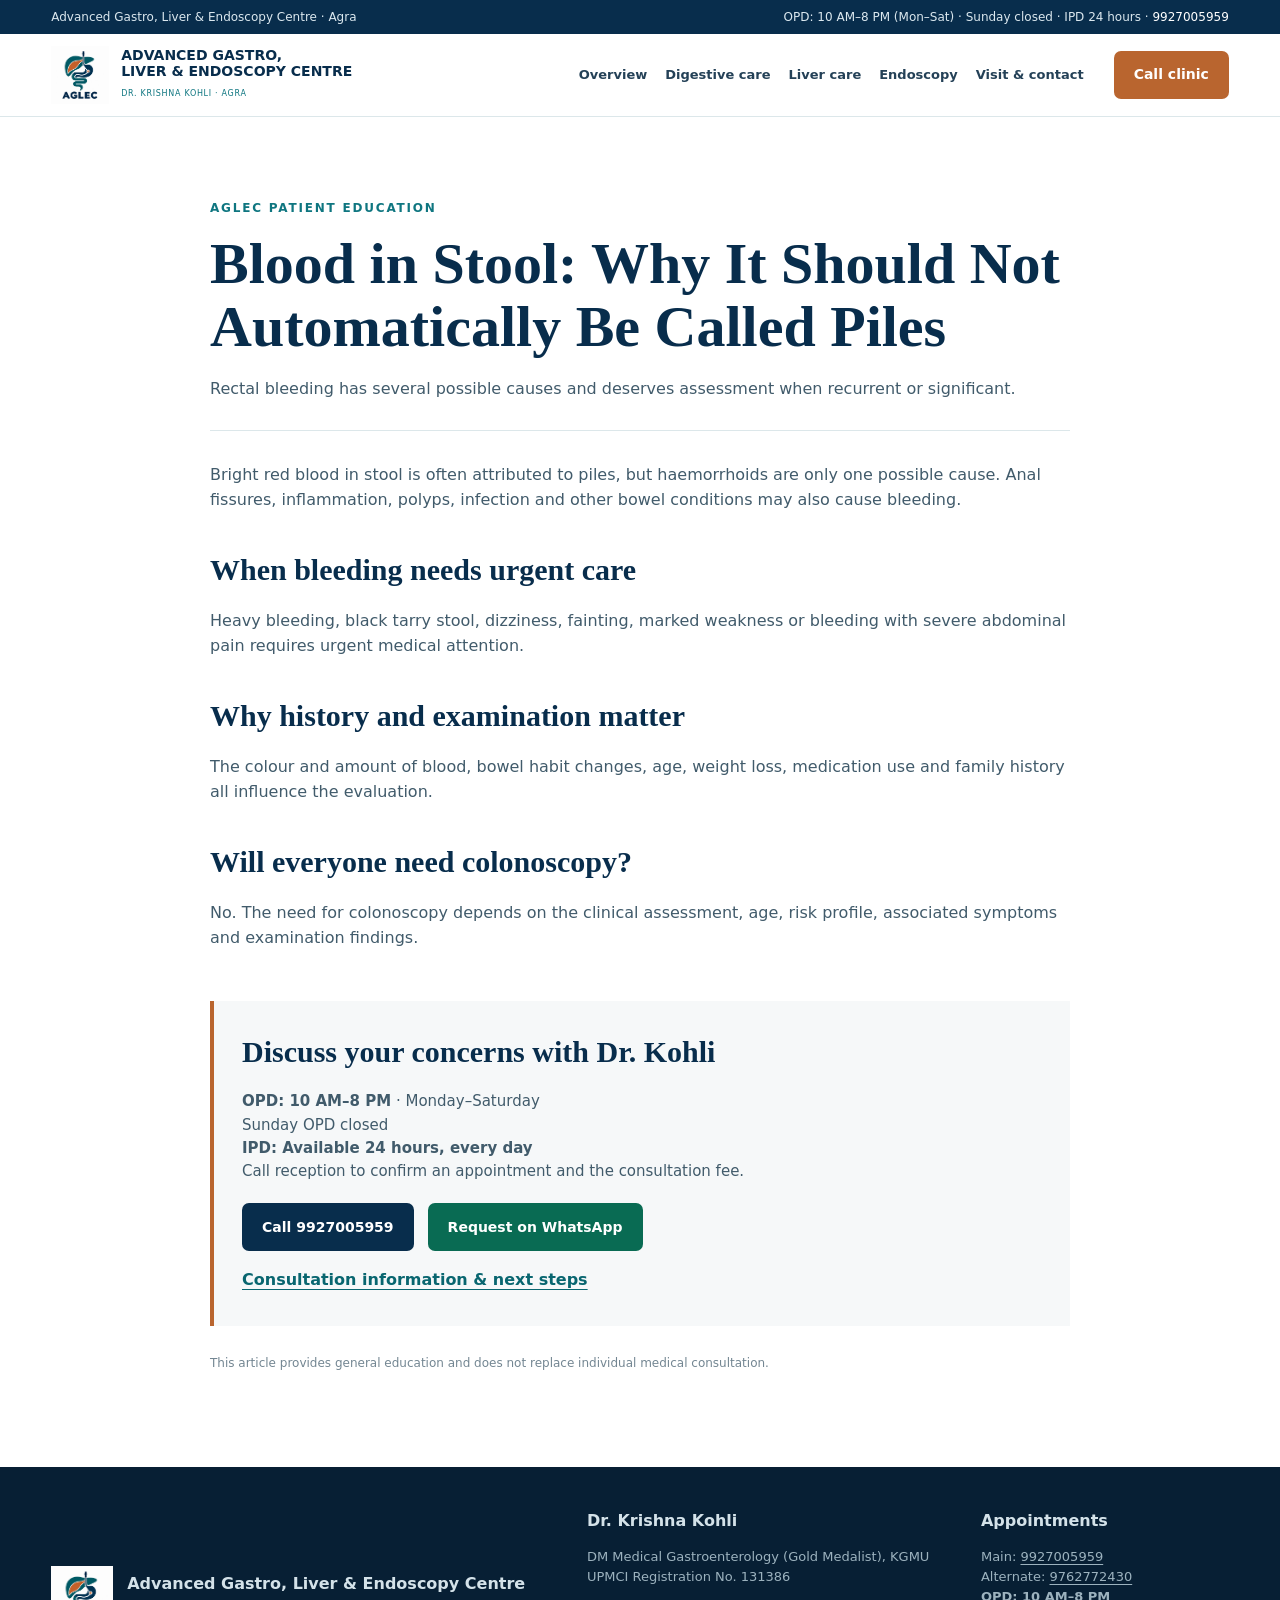
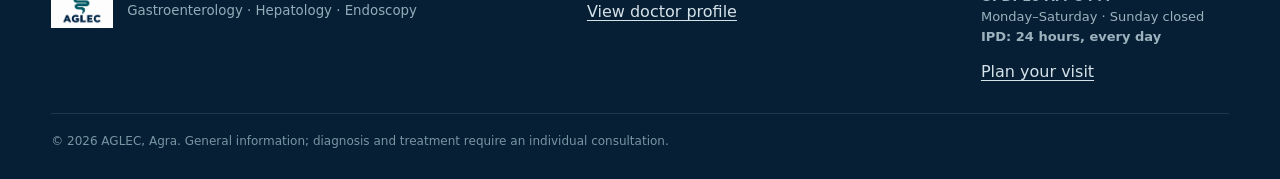
<file: blog-blood-in-stool.html>
<!DOCTYPE html>

<html lang="en-IN"><head>
<!-- Google Ads tag for Midas Touch account 460-178-3897. -->
<meta charset="utf-8"/><meta content="width=device-width, initial-scale=1, viewport-fit=cover" name="viewport"/><meta content="#082d4c" name="theme-color"/><link href="styles.css?v=20261111-1" rel="stylesheet"/><link href="aglec-logo.jpg" rel="icon"/><title>Blood in Stool: Why It Should Not Automatically Be Called Piles | AGLEC Agra</title><meta content="Rectal bleeding has several possible causes and deserves assessment when recurrent or significant." name="description"/><link href="https://www.bestgastroenterologistinagra.com/blog-blood-in-stool.html" rel="canonical"/><script defer="" src="script.js?v=20261111-1"></script></head><body><a class="skip-link" href="#main-content">Skip to content</a>
<div class="topbar"><div class="wrap topbar-row"><span>Advanced Gastro, Liver &amp; Endoscopy Centre · Agra</span><span>OPD: 10 AM–8 PM (Mon–Sat) · Sunday closed · IPD 24 hours · <a href="tel:+919927005959">9927005959</a></span></div></div>
<header class="header"><div class="wrap header-row"><a aria-label="AGLEC home" class="brand" href="index.html"><img alt="AGLEC" height="58" src="aglec-logo.jpg" width="58"/><div><strong>ADVANCED GASTRO,<br/>LIVER &amp; ENDOSCOPY CENTRE</strong><small>DR. KRISHNA KOHLI · AGRA</small></div></a><nav aria-label="Main navigation" class="desktop-nav"><a href="index.html">Overview</a><a href="digestive-care-agra.html">Digestive care</a><a href="liver-specialist-agra.html">Liver care</a><a href="endoscopy-agra.html">Endoscopy</a><a href="contact.html">Visit &amp; contact</a></nav><a class="book top-book" href="tel:+919927005959">Call clinic</a><button aria-controls="mobileMenu" aria-expanded="false" aria-label="Open menu" class="menu-btn" id="menuBtn" type="button">Menu</button></div><nav aria-label="Mobile navigation" class="mobile-menu" id="mobileMenu"><a href="index.html">Overview</a><a href="digestive-care-agra.html">Digestive care</a><a href="liver-specialist-agra.html">Liver care</a><a href="endoscopy-agra.html">Endoscopy</a><a href="contact.html">Visit &amp; contact</a></nav></header><main id="main-content"><article class="article wrap"><div class="eyebrow">AGLEC PATIENT EDUCATION</div><h1>Blood in Stool: Why It Should Not Automatically Be Called Piles</h1><p class="article-deck">Rectal bleeding has several possible causes and deserves assessment when recurrent or significant.</p><p>Bright red blood in stool is often attributed to piles, but haemorrhoids are only one possible cause. Anal fissures, inflammation, polyps, infection and other bowel conditions may also cause bleeding.</p><h2>When bleeding needs urgent care</h2><p>Heavy bleeding, black tarry stool, dizziness, fainting, marked weakness or bleeding with severe abdominal pain requires urgent medical attention.</p><h2>Why history and examination matter</h2><p>The colour and amount of blood, bowel habit changes, age, weight loss, medication use and family history all influence the evaluation.</p><h2>Will everyone need colonoscopy?</h2><p>No. The need for colonoscopy depends on the clinical assessment, age, risk profile, associated symptoms and examination findings.</p><div class="article-cta"><h2>Discuss your concerns with Dr. Kohli</h2><p><strong>OPD: 10 AM–8 PM</strong> · Monday–Saturday<br/>Sunday OPD closed<br/><strong>IPD: Available 24 hours, every day</strong><br/>Call reception to confirm an appointment and the consultation fee.</p><div class="actions"><a class="book" href="tel:+919927005959">Call 9927005959</a><a class="whatsapp" href="https://wa.me/919927005959?text=Hello%2C%20I%20would%20like%20to%20request%20an%20appointment%20with%20Dr.%20Krishna%20Kohli%20at%20AGLEC%2C%20Agra.%20Please%20confirm%20the%20consultation%20time%20and%20fee." rel="noopener" target="_blank">Request on WhatsApp</a></div><a class="text-link" href="digestive-care-agra.html">Consultation information &amp; next steps</a></div><p class="article-note">This article provides general education and does not replace individual medical consultation.</p></article></main><footer><div class="wrap footer-grid"><div class="footer-brand"><img alt="AGLEC" height="62" loading="lazy" src="aglec-logo.jpg" width="62"/><div><strong>Advanced Gastro, Liver &amp; Endoscopy Centre</strong><small>Gastroenterology · Hepatology · Endoscopy</small></div></div><div><strong>Dr. Krishna Kohli</strong><p>DM Medical Gastroenterology (Gold Medalist), KGMU<br/>UPMCI Registration No. 131386</p><a href="index.html#doctor">View doctor profile</a></div><div><strong>Appointments</strong><p>Main: <a href="tel:+919927005959">9927005959</a><br/>Alternate: <a href="tel:+919762772430">9762772430</a><br/><strong>OPD: 10 AM–8 PM</strong><br/>Monday–Saturday · Sunday closed<br/><strong>IPD: 24 hours, every day</strong></p><a href="contact.html">Plan your visit</a></div></div><div class="wrap copyright">© 2026 AGLEC, Agra. General information; diagnosis and treatment require an individual consultation.</div></footer>
<nav aria-label="Quick clinic contact" class="mobile-actions"><a href="tel:+919927005959">Call clinic<strong>9927005959</strong></a><a href="https://wa.me/919927005959?text=Hello%2C%20I%20would%20like%20to%20request%20an%20appointment%20with%20Dr.%20Krishna%20Kohli%20at%20AGLEC%2C%20Agra.%20Please%20confirm%20the%20consultation%20time%20and%20fee." rel="noopener" target="_blank">WhatsApp<strong>Appointment request</strong></a><a href="https://www.google.com/maps/dir/?api=1&amp;destination=Dr.+Krishna+Kohli+-+DM+Gastroenterology+(Gold+Medalist)+KGMU,+Advanced+Superspeciality+Medical+Centre,+12+UGF,+Vijay+Business+World,+Near+Bhagat+Halwai,+Opp.+Kargil+Petrol+Pump,+Agra,+Uttar+Pradesh,+282007&amp;destination_place_id=ChIJNYV8R8t3dDkRwiCrJwYga7k" rel="noopener" target="_blank">Directions<strong>Agra clinic</strong></a></nav></body></html>
</file>
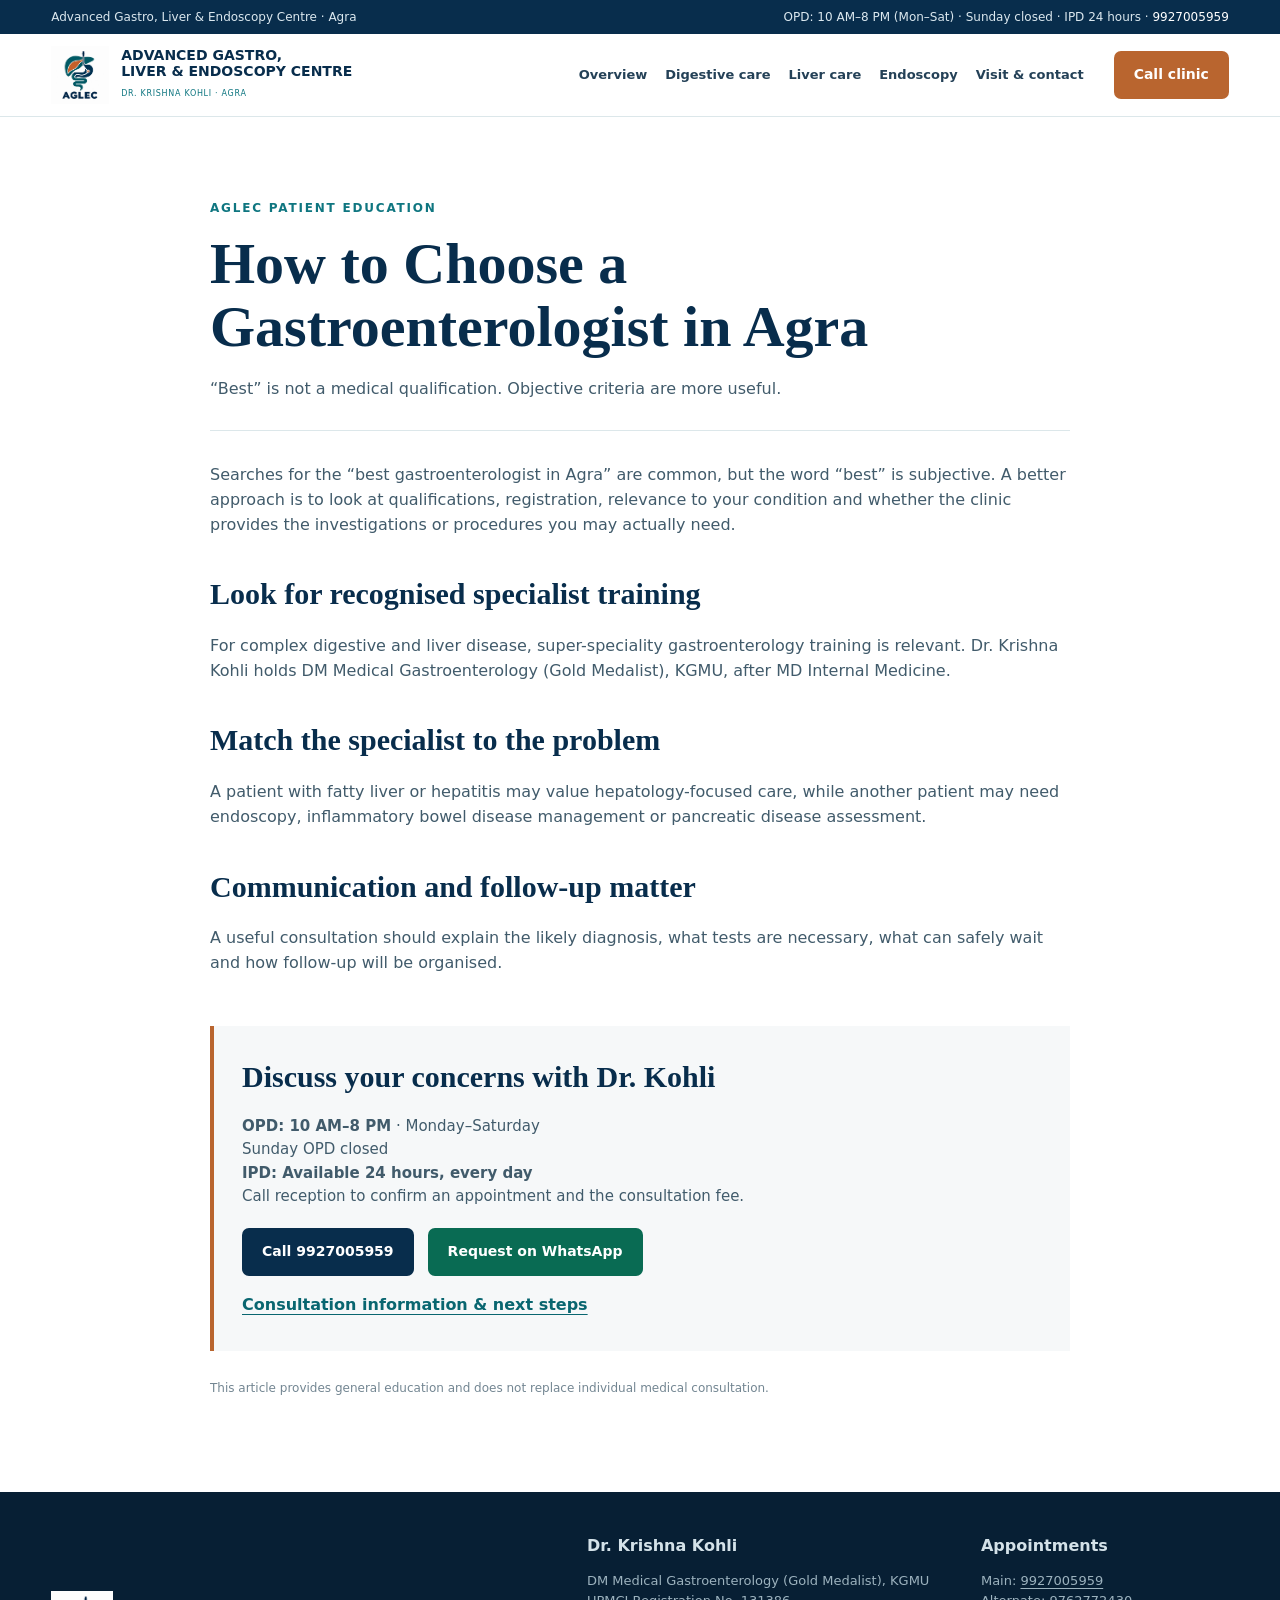
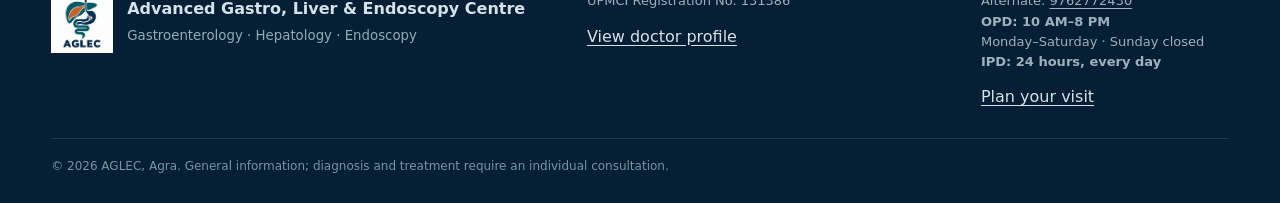
<file: blog-choose-gastroenterologist-agra.html>
<!DOCTYPE html>

<html lang="en-IN"><head>
<!-- Google Ads tag for Midas Touch account 460-178-3897. -->
<meta charset="utf-8"/><meta content="width=device-width, initial-scale=1, viewport-fit=cover" name="viewport"/><meta content="#082d4c" name="theme-color"/><link href="styles.css?v=20261111-1" rel="stylesheet"/><link href="aglec-logo.jpg" rel="icon"/><title>How to Choose a Gastroenterologist in Agra | AGLEC Agra</title><meta content="“Best” is not a medical qualification. Objective criteria are more useful." name="description"/><link href="https://www.bestgastroenterologistinagra.com/blog-choose-gastroenterologist-agra.html" rel="canonical"/><script defer="" src="script.js?v=20261111-1"></script></head><body><a class="skip-link" href="#main-content">Skip to content</a>
<div class="topbar"><div class="wrap topbar-row"><span>Advanced Gastro, Liver &amp; Endoscopy Centre · Agra</span><span>OPD: 10 AM–8 PM (Mon–Sat) · Sunday closed · IPD 24 hours · <a href="tel:+919927005959">9927005959</a></span></div></div>
<header class="header"><div class="wrap header-row"><a aria-label="AGLEC home" class="brand" href="index.html"><img alt="AGLEC" height="58" src="aglec-logo.jpg" width="58"/><div><strong>ADVANCED GASTRO,<br/>LIVER &amp; ENDOSCOPY CENTRE</strong><small>DR. KRISHNA KOHLI · AGRA</small></div></a><nav aria-label="Main navigation" class="desktop-nav"><a href="index.html">Overview</a><a href="digestive-care-agra.html">Digestive care</a><a href="liver-specialist-agra.html">Liver care</a><a href="endoscopy-agra.html">Endoscopy</a><a href="contact.html">Visit &amp; contact</a></nav><a class="book top-book" href="tel:+919927005959">Call clinic</a><button aria-controls="mobileMenu" aria-expanded="false" aria-label="Open menu" class="menu-btn" id="menuBtn" type="button">Menu</button></div><nav aria-label="Mobile navigation" class="mobile-menu" id="mobileMenu"><a href="index.html">Overview</a><a href="digestive-care-agra.html">Digestive care</a><a href="liver-specialist-agra.html">Liver care</a><a href="endoscopy-agra.html">Endoscopy</a><a href="contact.html">Visit &amp; contact</a></nav></header><main id="main-content"><article class="article wrap"><div class="eyebrow">AGLEC PATIENT EDUCATION</div><h1>How to Choose a Gastroenterologist in Agra</h1><p class="article-deck">“Best” is not a medical qualification. Objective criteria are more useful.</p><p>Searches for the “best gastroenterologist in Agra” are common, but the word “best” is subjective. A better approach is to look at qualifications, registration, relevance to your condition and whether the clinic provides the investigations or procedures you may actually need.</p><h2>Look for recognised specialist training</h2><p>For complex digestive and liver disease, super-speciality gastroenterology training is relevant. Dr. Krishna Kohli holds DM Medical Gastroenterology (Gold Medalist), KGMU, after MD Internal Medicine.</p><h2>Match the specialist to the problem</h2><p>A patient with fatty liver or hepatitis may value hepatology-focused care, while another patient may need endoscopy, inflammatory bowel disease management or pancreatic disease assessment.</p><h2>Communication and follow-up matter</h2><p>A useful consultation should explain the likely diagnosis, what tests are necessary, what can safely wait and how follow-up will be organised.</p><div class="article-cta"><h2>Discuss your concerns with Dr. Kohli</h2><p><strong>OPD: 10 AM–8 PM</strong> · Monday–Saturday<br/>Sunday OPD closed<br/><strong>IPD: Available 24 hours, every day</strong><br/>Call reception to confirm an appointment and the consultation fee.</p><div class="actions"><a class="book" href="tel:+919927005959">Call 9927005959</a><a class="whatsapp" href="https://wa.me/919927005959?text=Hello%2C%20I%20would%20like%20to%20request%20an%20appointment%20with%20Dr.%20Krishna%20Kohli%20at%20AGLEC%2C%20Agra.%20Please%20confirm%20the%20consultation%20time%20and%20fee." rel="noopener" target="_blank">Request on WhatsApp</a></div><a class="text-link" href="contact.html">Consultation information &amp; next steps</a></div><p class="article-note">This article provides general education and does not replace individual medical consultation.</p></article></main><footer><div class="wrap footer-grid"><div class="footer-brand"><img alt="AGLEC" height="62" loading="lazy" src="aglec-logo.jpg" width="62"/><div><strong>Advanced Gastro, Liver &amp; Endoscopy Centre</strong><small>Gastroenterology · Hepatology · Endoscopy</small></div></div><div><strong>Dr. Krishna Kohli</strong><p>DM Medical Gastroenterology (Gold Medalist), KGMU<br/>UPMCI Registration No. 131386</p><a href="index.html#doctor">View doctor profile</a></div><div><strong>Appointments</strong><p>Main: <a href="tel:+919927005959">9927005959</a><br/>Alternate: <a href="tel:+919762772430">9762772430</a><br/><strong>OPD: 10 AM–8 PM</strong><br/>Monday–Saturday · Sunday closed<br/><strong>IPD: 24 hours, every day</strong></p><a href="contact.html">Plan your visit</a></div></div><div class="wrap copyright">© 2026 AGLEC, Agra. General information; diagnosis and treatment require an individual consultation.</div></footer>
<nav aria-label="Quick clinic contact" class="mobile-actions"><a href="tel:+919927005959">Call clinic<strong>9927005959</strong></a><a href="https://wa.me/919927005959?text=Hello%2C%20I%20would%20like%20to%20request%20an%20appointment%20with%20Dr.%20Krishna%20Kohli%20at%20AGLEC%2C%20Agra.%20Please%20confirm%20the%20consultation%20time%20and%20fee." rel="noopener" target="_blank">WhatsApp<strong>Appointment request</strong></a><a href="https://www.google.com/maps/dir/?api=1&amp;destination=Dr.+Krishna+Kohli+-+DM+Gastroenterology+(Gold+Medalist)+KGMU,+Advanced+Superspeciality+Medical+Centre,+12+UGF,+Vijay+Business+World,+Near+Bhagat+Halwai,+Opp.+Kargil+Petrol+Pump,+Agra,+Uttar+Pradesh,+282007&amp;destination_place_id=ChIJNYV8R8t3dDkRwiCrJwYga7k" rel="noopener" target="_blank">Directions<strong>Agra clinic</strong></a></nav></body></html>
</file>
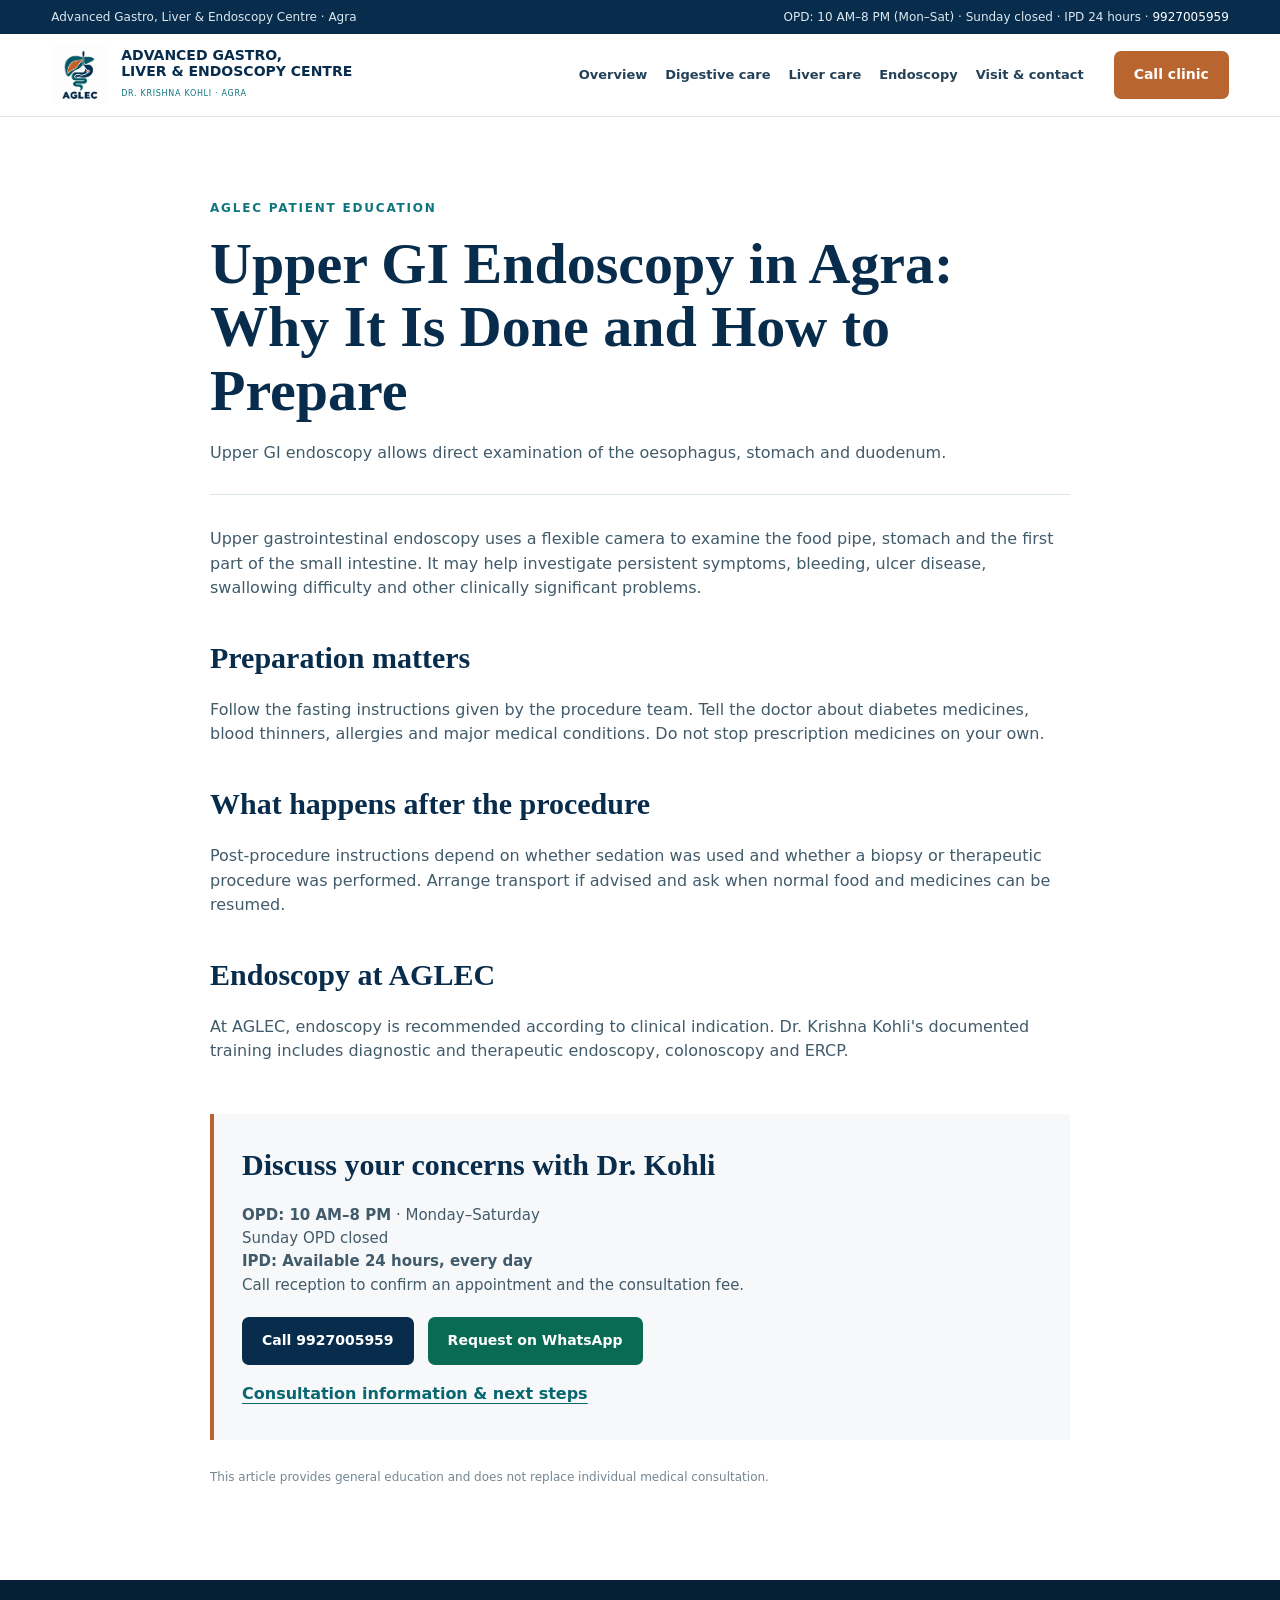
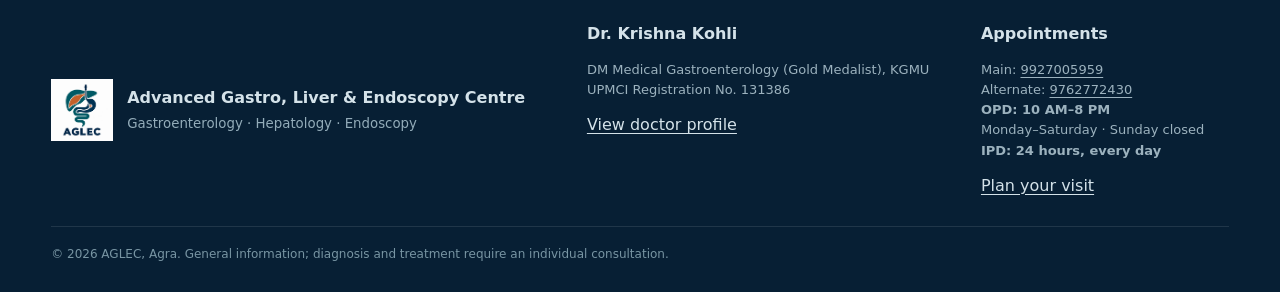
<file: blog-endoscopy-agra.html>
<!DOCTYPE html>

<html lang="en-IN"><head>
<!-- Google Ads tag for Midas Touch account 460-178-3897. -->
<meta charset="utf-8"/><meta content="width=device-width, initial-scale=1, viewport-fit=cover" name="viewport"/><meta content="#082d4c" name="theme-color"/><link href="styles.css?v=20261111-1" rel="stylesheet"/><link href="aglec-logo.jpg" rel="icon"/><title>Upper GI Endoscopy in Agra: Why It Is Done and How to Prepare | AGLEC Agra</title><meta content="Upper GI endoscopy allows direct examination of the oesophagus, stomach and duodenum." name="description"/><link href="https://www.bestgastroenterologistinagra.com/blog-endoscopy-agra.html" rel="canonical"/><script defer="" src="script.js?v=20261111-1"></script></head><body><a class="skip-link" href="#main-content">Skip to content</a>
<div class="topbar"><div class="wrap topbar-row"><span>Advanced Gastro, Liver &amp; Endoscopy Centre · Agra</span><span>OPD: 10 AM–8 PM (Mon–Sat) · Sunday closed · IPD 24 hours · <a href="tel:+919927005959">9927005959</a></span></div></div>
<header class="header"><div class="wrap header-row"><a aria-label="AGLEC home" class="brand" href="index.html"><img alt="AGLEC" height="58" src="aglec-logo.jpg" width="58"/><div><strong>ADVANCED GASTRO,<br/>LIVER &amp; ENDOSCOPY CENTRE</strong><small>DR. KRISHNA KOHLI · AGRA</small></div></a><nav aria-label="Main navigation" class="desktop-nav"><a href="index.html">Overview</a><a href="digestive-care-agra.html">Digestive care</a><a href="liver-specialist-agra.html">Liver care</a><a href="endoscopy-agra.html">Endoscopy</a><a href="contact.html">Visit &amp; contact</a></nav><a class="book top-book" href="tel:+919927005959">Call clinic</a><button aria-controls="mobileMenu" aria-expanded="false" aria-label="Open menu" class="menu-btn" id="menuBtn" type="button">Menu</button></div><nav aria-label="Mobile navigation" class="mobile-menu" id="mobileMenu"><a href="index.html">Overview</a><a href="digestive-care-agra.html">Digestive care</a><a href="liver-specialist-agra.html">Liver care</a><a href="endoscopy-agra.html">Endoscopy</a><a href="contact.html">Visit &amp; contact</a></nav></header><main id="main-content"><article class="article wrap"><div class="eyebrow">AGLEC PATIENT EDUCATION</div><h1>Upper GI Endoscopy in Agra: Why It Is Done and How to Prepare</h1><p class="article-deck">Upper GI endoscopy allows direct examination of the oesophagus, stomach and duodenum.</p><p>Upper gastrointestinal endoscopy uses a flexible camera to examine the food pipe, stomach and the first part of the small intestine. It may help investigate persistent symptoms, bleeding, ulcer disease, swallowing difficulty and other clinically significant problems.</p><h2>Preparation matters</h2><p>Follow the fasting instructions given by the procedure team. Tell the doctor about diabetes medicines, blood thinners, allergies and major medical conditions. Do not stop prescription medicines on your own.</p><h2>What happens after the procedure</h2><p>Post-procedure instructions depend on whether sedation was used and whether a biopsy or therapeutic procedure was performed. Arrange transport if advised and ask when normal food and medicines can be resumed.</p><h2>Endoscopy at AGLEC</h2><p>At AGLEC, endoscopy is recommended according to clinical indication. Dr. Krishna Kohli's documented training includes diagnostic and therapeutic endoscopy, colonoscopy and ERCP.</p><div class="article-cta"><h2>Discuss your concerns with Dr. Kohli</h2><p><strong>OPD: 10 AM–8 PM</strong> · Monday–Saturday<br/>Sunday OPD closed<br/><strong>IPD: Available 24 hours, every day</strong><br/>Call reception to confirm an appointment and the consultation fee.</p><div class="actions"><a class="book" href="tel:+919927005959">Call 9927005959</a><a class="whatsapp" href="https://wa.me/919927005959?text=Hello%2C%20I%20would%20like%20to%20request%20an%20appointment%20with%20Dr.%20Krishna%20Kohli%20at%20AGLEC%2C%20Agra.%20Please%20confirm%20the%20consultation%20time%20and%20fee." rel="noopener" target="_blank">Request on WhatsApp</a></div><a class="text-link" href="endoscopy-agra.html">Consultation information &amp; next steps</a></div><p class="article-note">This article provides general education and does not replace individual medical consultation.</p></article></main><footer><div class="wrap footer-grid"><div class="footer-brand"><img alt="AGLEC" height="62" loading="lazy" src="aglec-logo.jpg" width="62"/><div><strong>Advanced Gastro, Liver &amp; Endoscopy Centre</strong><small>Gastroenterology · Hepatology · Endoscopy</small></div></div><div><strong>Dr. Krishna Kohli</strong><p>DM Medical Gastroenterology (Gold Medalist), KGMU<br/>UPMCI Registration No. 131386</p><a href="index.html#doctor">View doctor profile</a></div><div><strong>Appointments</strong><p>Main: <a href="tel:+919927005959">9927005959</a><br/>Alternate: <a href="tel:+919762772430">9762772430</a><br/><strong>OPD: 10 AM–8 PM</strong><br/>Monday–Saturday · Sunday closed<br/><strong>IPD: 24 hours, every day</strong></p><a href="contact.html">Plan your visit</a></div></div><div class="wrap copyright">© 2026 AGLEC, Agra. General information; diagnosis and treatment require an individual consultation.</div></footer>
<nav aria-label="Quick clinic contact" class="mobile-actions"><a href="tel:+919927005959">Call clinic<strong>9927005959</strong></a><a href="https://wa.me/919927005959?text=Hello%2C%20I%20would%20like%20to%20request%20an%20appointment%20with%20Dr.%20Krishna%20Kohli%20at%20AGLEC%2C%20Agra.%20Please%20confirm%20the%20consultation%20time%20and%20fee." rel="noopener" target="_blank">WhatsApp<strong>Appointment request</strong></a><a href="https://www.google.com/maps/dir/?api=1&amp;destination=Dr.+Krishna+Kohli+-+DM+Gastroenterology+(Gold+Medalist)+KGMU,+Advanced+Superspeciality+Medical+Centre,+12+UGF,+Vijay+Business+World,+Near+Bhagat+Halwai,+Opp.+Kargil+Petrol+Pump,+Agra,+Uttar+Pradesh,+282007&amp;destination_place_id=ChIJNYV8R8t3dDkRwiCrJwYga7k" rel="noopener" target="_blank">Directions<strong>Agra clinic</strong></a></nav></body></html>
</file>
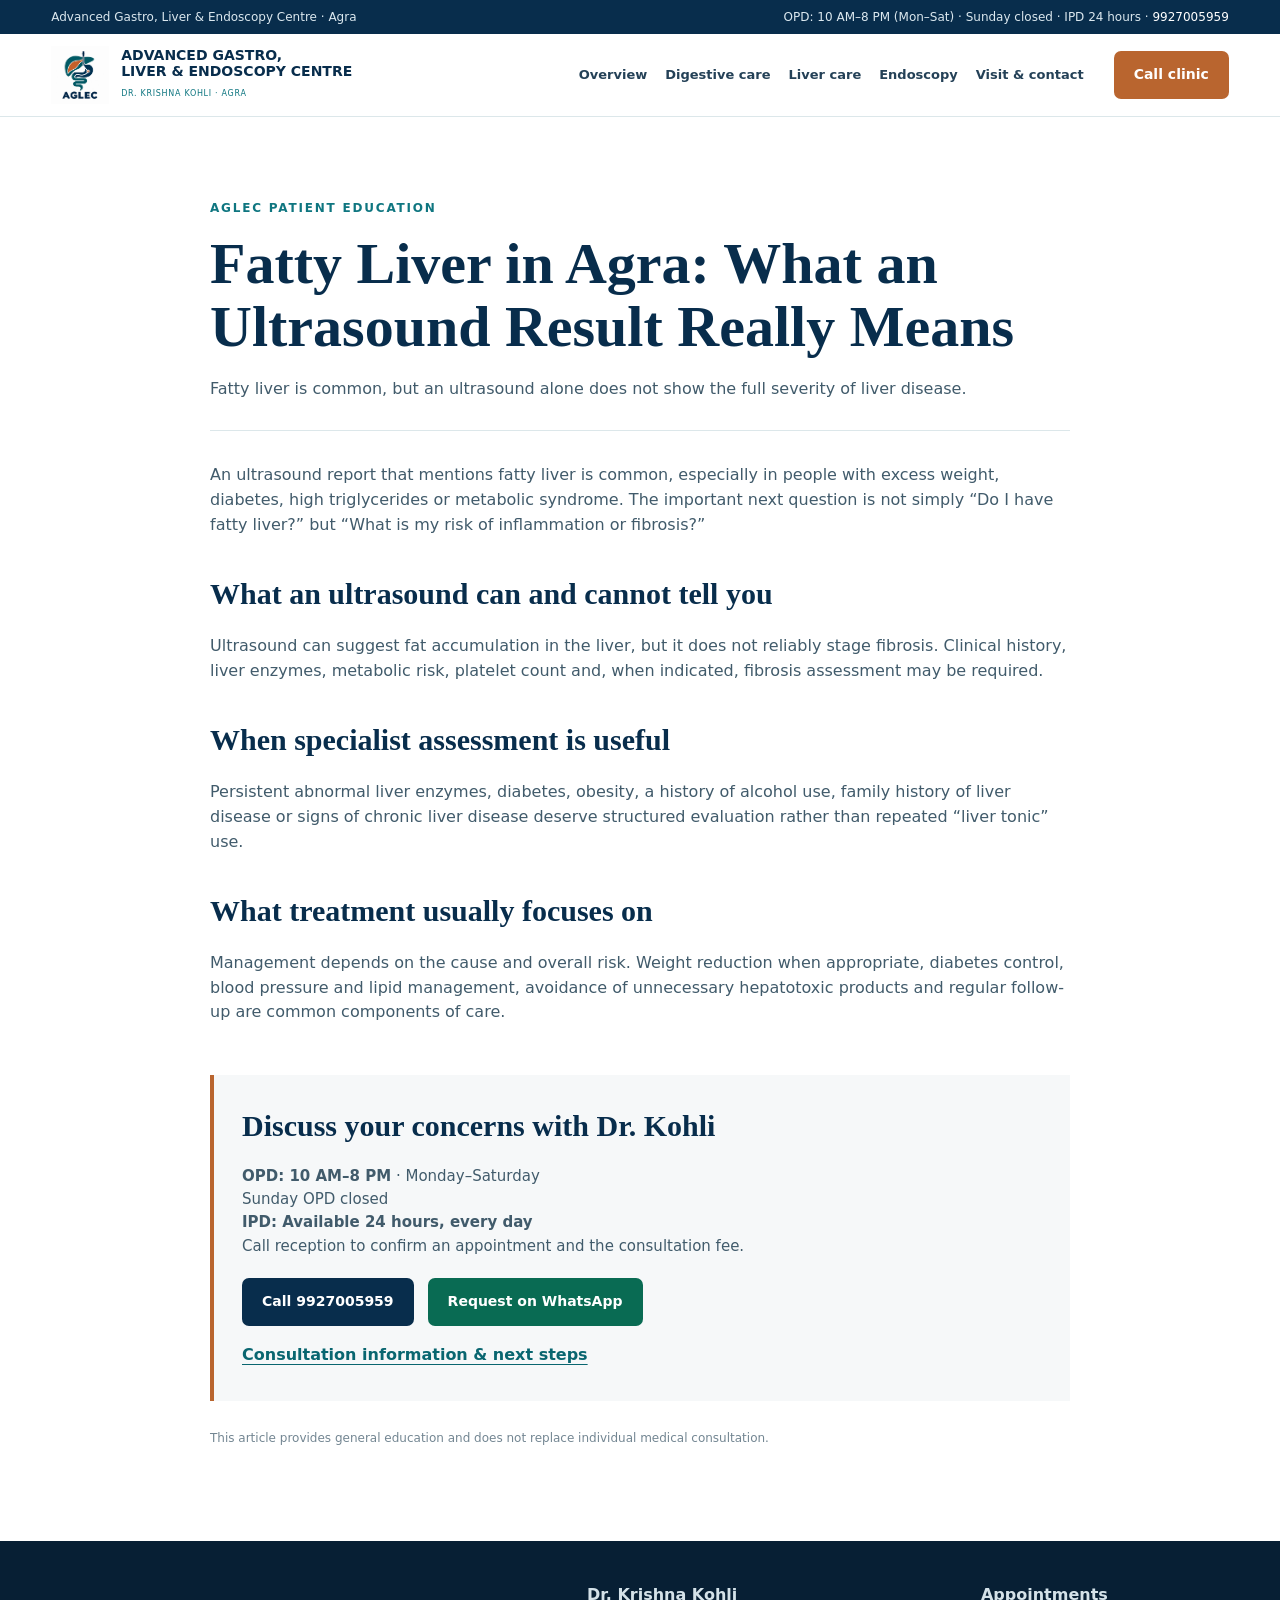
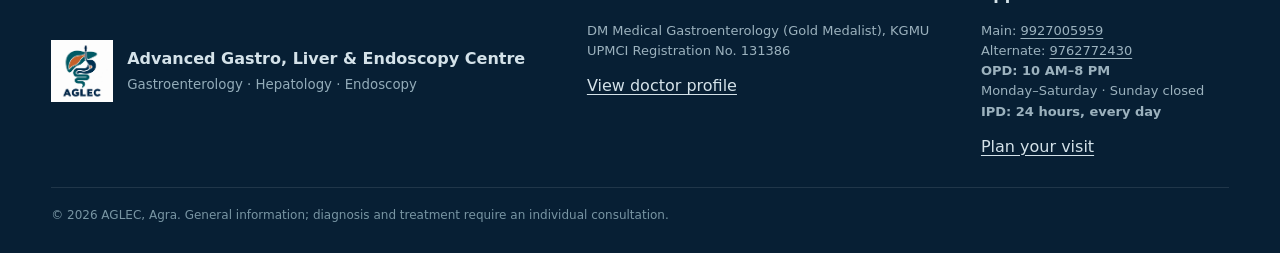
<file: blog-fatty-liver-agra.html>
<!DOCTYPE html>

<html lang="en-IN"><head>
<!-- Google Ads tag for Midas Touch account 460-178-3897. -->
<meta charset="utf-8"/><meta content="width=device-width, initial-scale=1, viewport-fit=cover" name="viewport"/><meta content="#082d4c" name="theme-color"/><link href="styles.css?v=20261111-1" rel="stylesheet"/><link href="aglec-logo.jpg" rel="icon"/><title>Fatty Liver in Agra: What an Ultrasound Result Really Means | AGLEC Agra</title><meta content="Fatty liver is common, but an ultrasound alone does not show the full severity of liver disease." name="description"/><link href="https://www.bestgastroenterologistinagra.com/blog-fatty-liver-agra.html" rel="canonical"/><script defer="" src="script.js?v=20261111-1"></script></head><body><a class="skip-link" href="#main-content">Skip to content</a>
<div class="topbar"><div class="wrap topbar-row"><span>Advanced Gastro, Liver &amp; Endoscopy Centre · Agra</span><span>OPD: 10 AM–8 PM (Mon–Sat) · Sunday closed · IPD 24 hours · <a href="tel:+919927005959">9927005959</a></span></div></div>
<header class="header"><div class="wrap header-row"><a aria-label="AGLEC home" class="brand" href="index.html"><img alt="AGLEC" height="58" src="aglec-logo.jpg" width="58"/><div><strong>ADVANCED GASTRO,<br/>LIVER &amp; ENDOSCOPY CENTRE</strong><small>DR. KRISHNA KOHLI · AGRA</small></div></a><nav aria-label="Main navigation" class="desktop-nav"><a href="index.html">Overview</a><a href="digestive-care-agra.html">Digestive care</a><a href="liver-specialist-agra.html">Liver care</a><a href="endoscopy-agra.html">Endoscopy</a><a href="contact.html">Visit &amp; contact</a></nav><a class="book top-book" href="tel:+919927005959">Call clinic</a><button aria-controls="mobileMenu" aria-expanded="false" aria-label="Open menu" class="menu-btn" id="menuBtn" type="button">Menu</button></div><nav aria-label="Mobile navigation" class="mobile-menu" id="mobileMenu"><a href="index.html">Overview</a><a href="digestive-care-agra.html">Digestive care</a><a href="liver-specialist-agra.html">Liver care</a><a href="endoscopy-agra.html">Endoscopy</a><a href="contact.html">Visit &amp; contact</a></nav></header><main id="main-content"><article class="article wrap"><div class="eyebrow">AGLEC PATIENT EDUCATION</div><h1>Fatty Liver in Agra: What an Ultrasound Result Really Means</h1><p class="article-deck">Fatty liver is common, but an ultrasound alone does not show the full severity of liver disease.</p><p>An ultrasound report that mentions fatty liver is common, especially in people with excess weight, diabetes, high triglycerides or metabolic syndrome. The important next question is not simply “Do I have fatty liver?” but “What is my risk of inflammation or fibrosis?”</p><h2>What an ultrasound can and cannot tell you</h2><p>Ultrasound can suggest fat accumulation in the liver, but it does not reliably stage fibrosis. Clinical history, liver enzymes, metabolic risk, platelet count and, when indicated, fibrosis assessment may be required.</p><h2>When specialist assessment is useful</h2><p>Persistent abnormal liver enzymes, diabetes, obesity, a history of alcohol use, family history of liver disease or signs of chronic liver disease deserve structured evaluation rather than repeated “liver tonic” use.</p><h2>What treatment usually focuses on</h2><p>Management depends on the cause and overall risk. Weight reduction when appropriate, diabetes control, blood pressure and lipid management, avoidance of unnecessary hepatotoxic products and regular follow-up are common components of care.</p><div class="article-cta"><h2>Discuss your concerns with Dr. Kohli</h2><p><strong>OPD: 10 AM–8 PM</strong> · Monday–Saturday<br/>Sunday OPD closed<br/><strong>IPD: Available 24 hours, every day</strong><br/>Call reception to confirm an appointment and the consultation fee.</p><div class="actions"><a class="book" href="tel:+919927005959">Call 9927005959</a><a class="whatsapp" href="https://wa.me/919927005959?text=Hello%2C%20I%20would%20like%20to%20request%20an%20appointment%20with%20Dr.%20Krishna%20Kohli%20at%20AGLEC%2C%20Agra.%20Please%20confirm%20the%20consultation%20time%20and%20fee." rel="noopener" target="_blank">Request on WhatsApp</a></div><a class="text-link" href="liver-specialist-agra.html">Consultation information &amp; next steps</a></div><p class="article-note">This article provides general education and does not replace individual medical consultation.</p></article></main><footer><div class="wrap footer-grid"><div class="footer-brand"><img alt="AGLEC" height="62" loading="lazy" src="aglec-logo.jpg" width="62"/><div><strong>Advanced Gastro, Liver &amp; Endoscopy Centre</strong><small>Gastroenterology · Hepatology · Endoscopy</small></div></div><div><strong>Dr. Krishna Kohli</strong><p>DM Medical Gastroenterology (Gold Medalist), KGMU<br/>UPMCI Registration No. 131386</p><a href="index.html#doctor">View doctor profile</a></div><div><strong>Appointments</strong><p>Main: <a href="tel:+919927005959">9927005959</a><br/>Alternate: <a href="tel:+919762772430">9762772430</a><br/><strong>OPD: 10 AM–8 PM</strong><br/>Monday–Saturday · Sunday closed<br/><strong>IPD: 24 hours, every day</strong></p><a href="contact.html">Plan your visit</a></div></div><div class="wrap copyright">© 2026 AGLEC, Agra. General information; diagnosis and treatment require an individual consultation.</div></footer>
<nav aria-label="Quick clinic contact" class="mobile-actions"><a href="tel:+919927005959">Call clinic<strong>9927005959</strong></a><a href="https://wa.me/919927005959?text=Hello%2C%20I%20would%20like%20to%20request%20an%20appointment%20with%20Dr.%20Krishna%20Kohli%20at%20AGLEC%2C%20Agra.%20Please%20confirm%20the%20consultation%20time%20and%20fee." rel="noopener" target="_blank">WhatsApp<strong>Appointment request</strong></a><a href="https://www.google.com/maps/dir/?api=1&amp;destination=Dr.+Krishna+Kohli+-+DM+Gastroenterology+(Gold+Medalist)+KGMU,+Advanced+Superspeciality+Medical+Centre,+12+UGF,+Vijay+Business+World,+Near+Bhagat+Halwai,+Opp.+Kargil+Petrol+Pump,+Agra,+Uttar+Pradesh,+282007&amp;destination_place_id=ChIJNYV8R8t3dDkRwiCrJwYga7k" rel="noopener" target="_blank">Directions<strong>Agra clinic</strong></a></nav></body></html>
</file>
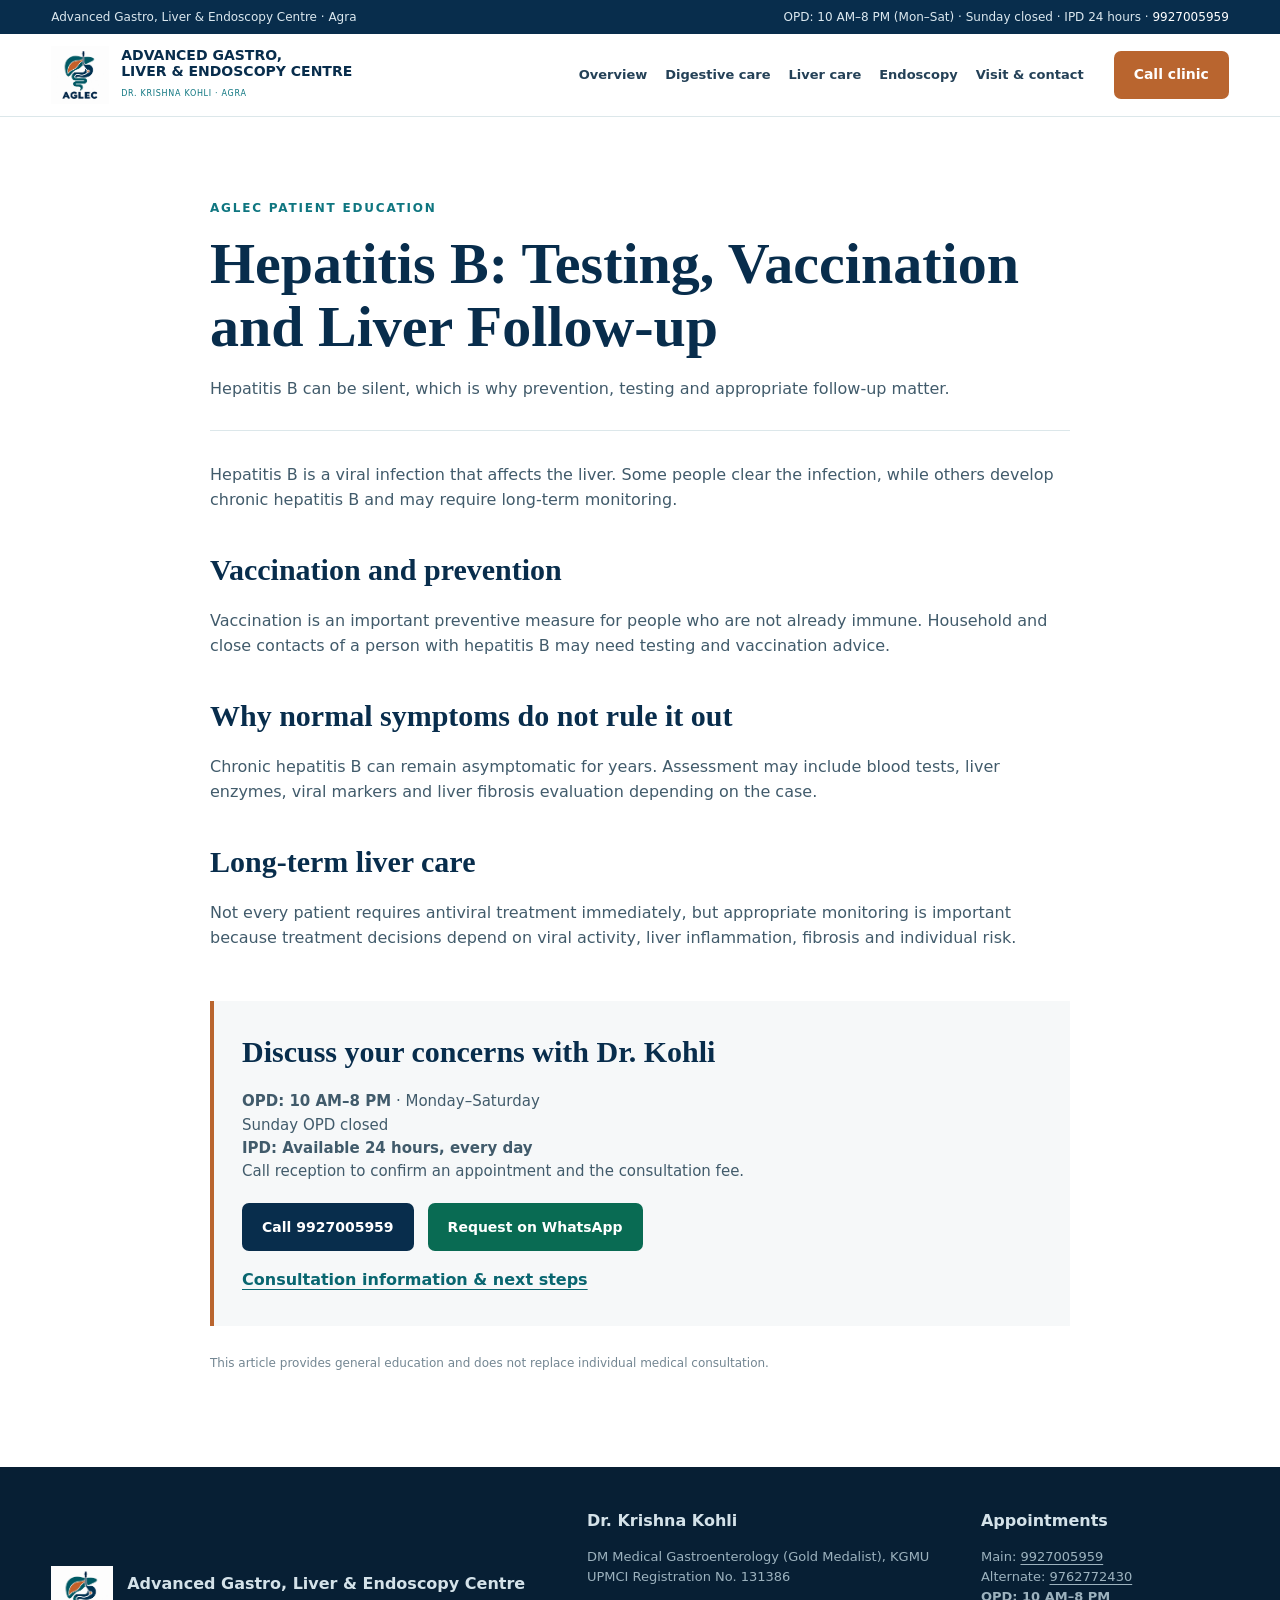
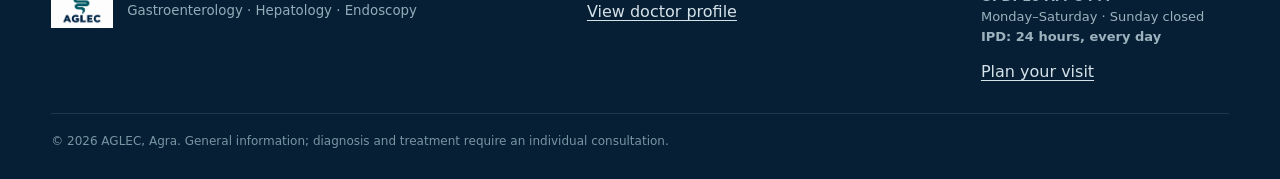
<file: blog-hepatitis-b-liver-care.html>
<!DOCTYPE html>

<html lang="en-IN"><head>
<!-- Google Ads tag for Midas Touch account 460-178-3897. -->
<meta charset="utf-8"/><meta content="width=device-width, initial-scale=1, viewport-fit=cover" name="viewport"/><meta content="#082d4c" name="theme-color"/><link href="styles.css?v=20261111-1" rel="stylesheet"/><link href="aglec-logo.jpg" rel="icon"/><title>Hepatitis B: Testing, Vaccination and Liver Follow-up | AGLEC Agra</title><meta content="Hepatitis B can be silent, which is why prevention, testing and appropriate follow-up matter." name="description"/><link href="https://www.bestgastroenterologistinagra.com/blog-hepatitis-b-liver-care.html" rel="canonical"/><script defer="" src="script.js?v=20261111-1"></script></head><body><a class="skip-link" href="#main-content">Skip to content</a>
<div class="topbar"><div class="wrap topbar-row"><span>Advanced Gastro, Liver &amp; Endoscopy Centre · Agra</span><span>OPD: 10 AM–8 PM (Mon–Sat) · Sunday closed · IPD 24 hours · <a href="tel:+919927005959">9927005959</a></span></div></div>
<header class="header"><div class="wrap header-row"><a aria-label="AGLEC home" class="brand" href="index.html"><img alt="AGLEC" height="58" src="aglec-logo.jpg" width="58"/><div><strong>ADVANCED GASTRO,<br/>LIVER &amp; ENDOSCOPY CENTRE</strong><small>DR. KRISHNA KOHLI · AGRA</small></div></a><nav aria-label="Main navigation" class="desktop-nav"><a href="index.html">Overview</a><a href="digestive-care-agra.html">Digestive care</a><a href="liver-specialist-agra.html">Liver care</a><a href="endoscopy-agra.html">Endoscopy</a><a href="contact.html">Visit &amp; contact</a></nav><a class="book top-book" href="tel:+919927005959">Call clinic</a><button aria-controls="mobileMenu" aria-expanded="false" aria-label="Open menu" class="menu-btn" id="menuBtn" type="button">Menu</button></div><nav aria-label="Mobile navigation" class="mobile-menu" id="mobileMenu"><a href="index.html">Overview</a><a href="digestive-care-agra.html">Digestive care</a><a href="liver-specialist-agra.html">Liver care</a><a href="endoscopy-agra.html">Endoscopy</a><a href="contact.html">Visit &amp; contact</a></nav></header><main id="main-content"><article class="article wrap"><div class="eyebrow">AGLEC PATIENT EDUCATION</div><h1>Hepatitis B: Testing, Vaccination and Liver Follow-up</h1><p class="article-deck">Hepatitis B can be silent, which is why prevention, testing and appropriate follow-up matter.</p><p>Hepatitis B is a viral infection that affects the liver. Some people clear the infection, while others develop chronic hepatitis B and may require long-term monitoring.</p><h2>Vaccination and prevention</h2><p>Vaccination is an important preventive measure for people who are not already immune. Household and close contacts of a person with hepatitis B may need testing and vaccination advice.</p><h2>Why normal symptoms do not rule it out</h2><p>Chronic hepatitis B can remain asymptomatic for years. Assessment may include blood tests, liver enzymes, viral markers and liver fibrosis evaluation depending on the case.</p><h2>Long-term liver care</h2><p>Not every patient requires antiviral treatment immediately, but appropriate monitoring is important because treatment decisions depend on viral activity, liver inflammation, fibrosis and individual risk.</p><div class="article-cta"><h2>Discuss your concerns with Dr. Kohli</h2><p><strong>OPD: 10 AM–8 PM</strong> · Monday–Saturday<br/>Sunday OPD closed<br/><strong>IPD: Available 24 hours, every day</strong><br/>Call reception to confirm an appointment and the consultation fee.</p><div class="actions"><a class="book" href="tel:+919927005959">Call 9927005959</a><a class="whatsapp" href="https://wa.me/919927005959?text=Hello%2C%20I%20would%20like%20to%20request%20an%20appointment%20with%20Dr.%20Krishna%20Kohli%20at%20AGLEC%2C%20Agra.%20Please%20confirm%20the%20consultation%20time%20and%20fee." rel="noopener" target="_blank">Request on WhatsApp</a></div><a class="text-link" href="liver-specialist-agra.html">Consultation information &amp; next steps</a></div><p class="article-note">This article provides general education and does not replace individual medical consultation.</p></article></main><footer><div class="wrap footer-grid"><div class="footer-brand"><img alt="AGLEC" height="62" loading="lazy" src="aglec-logo.jpg" width="62"/><div><strong>Advanced Gastro, Liver &amp; Endoscopy Centre</strong><small>Gastroenterology · Hepatology · Endoscopy</small></div></div><div><strong>Dr. Krishna Kohli</strong><p>DM Medical Gastroenterology (Gold Medalist), KGMU<br/>UPMCI Registration No. 131386</p><a href="index.html#doctor">View doctor profile</a></div><div><strong>Appointments</strong><p>Main: <a href="tel:+919927005959">9927005959</a><br/>Alternate: <a href="tel:+919762772430">9762772430</a><br/><strong>OPD: 10 AM–8 PM</strong><br/>Monday–Saturday · Sunday closed<br/><strong>IPD: 24 hours, every day</strong></p><a href="contact.html">Plan your visit</a></div></div><div class="wrap copyright">© 2026 AGLEC, Agra. General information; diagnosis and treatment require an individual consultation.</div></footer>
<nav aria-label="Quick clinic contact" class="mobile-actions"><a href="tel:+919927005959">Call clinic<strong>9927005959</strong></a><a href="https://wa.me/919927005959?text=Hello%2C%20I%20would%20like%20to%20request%20an%20appointment%20with%20Dr.%20Krishna%20Kohli%20at%20AGLEC%2C%20Agra.%20Please%20confirm%20the%20consultation%20time%20and%20fee." rel="noopener" target="_blank">WhatsApp<strong>Appointment request</strong></a><a href="https://www.google.com/maps/dir/?api=1&amp;destination=Dr.+Krishna+Kohli+-+DM+Gastroenterology+(Gold+Medalist)+KGMU,+Advanced+Superspeciality+Medical+Centre,+12+UGF,+Vijay+Business+World,+Near+Bhagat+Halwai,+Opp.+Kargil+Petrol+Pump,+Agra,+Uttar+Pradesh,+282007&amp;destination_place_id=ChIJNYV8R8t3dDkRwiCrJwYga7k" rel="noopener" target="_blank">Directions<strong>Agra clinic</strong></a></nav></body></html>
</file>
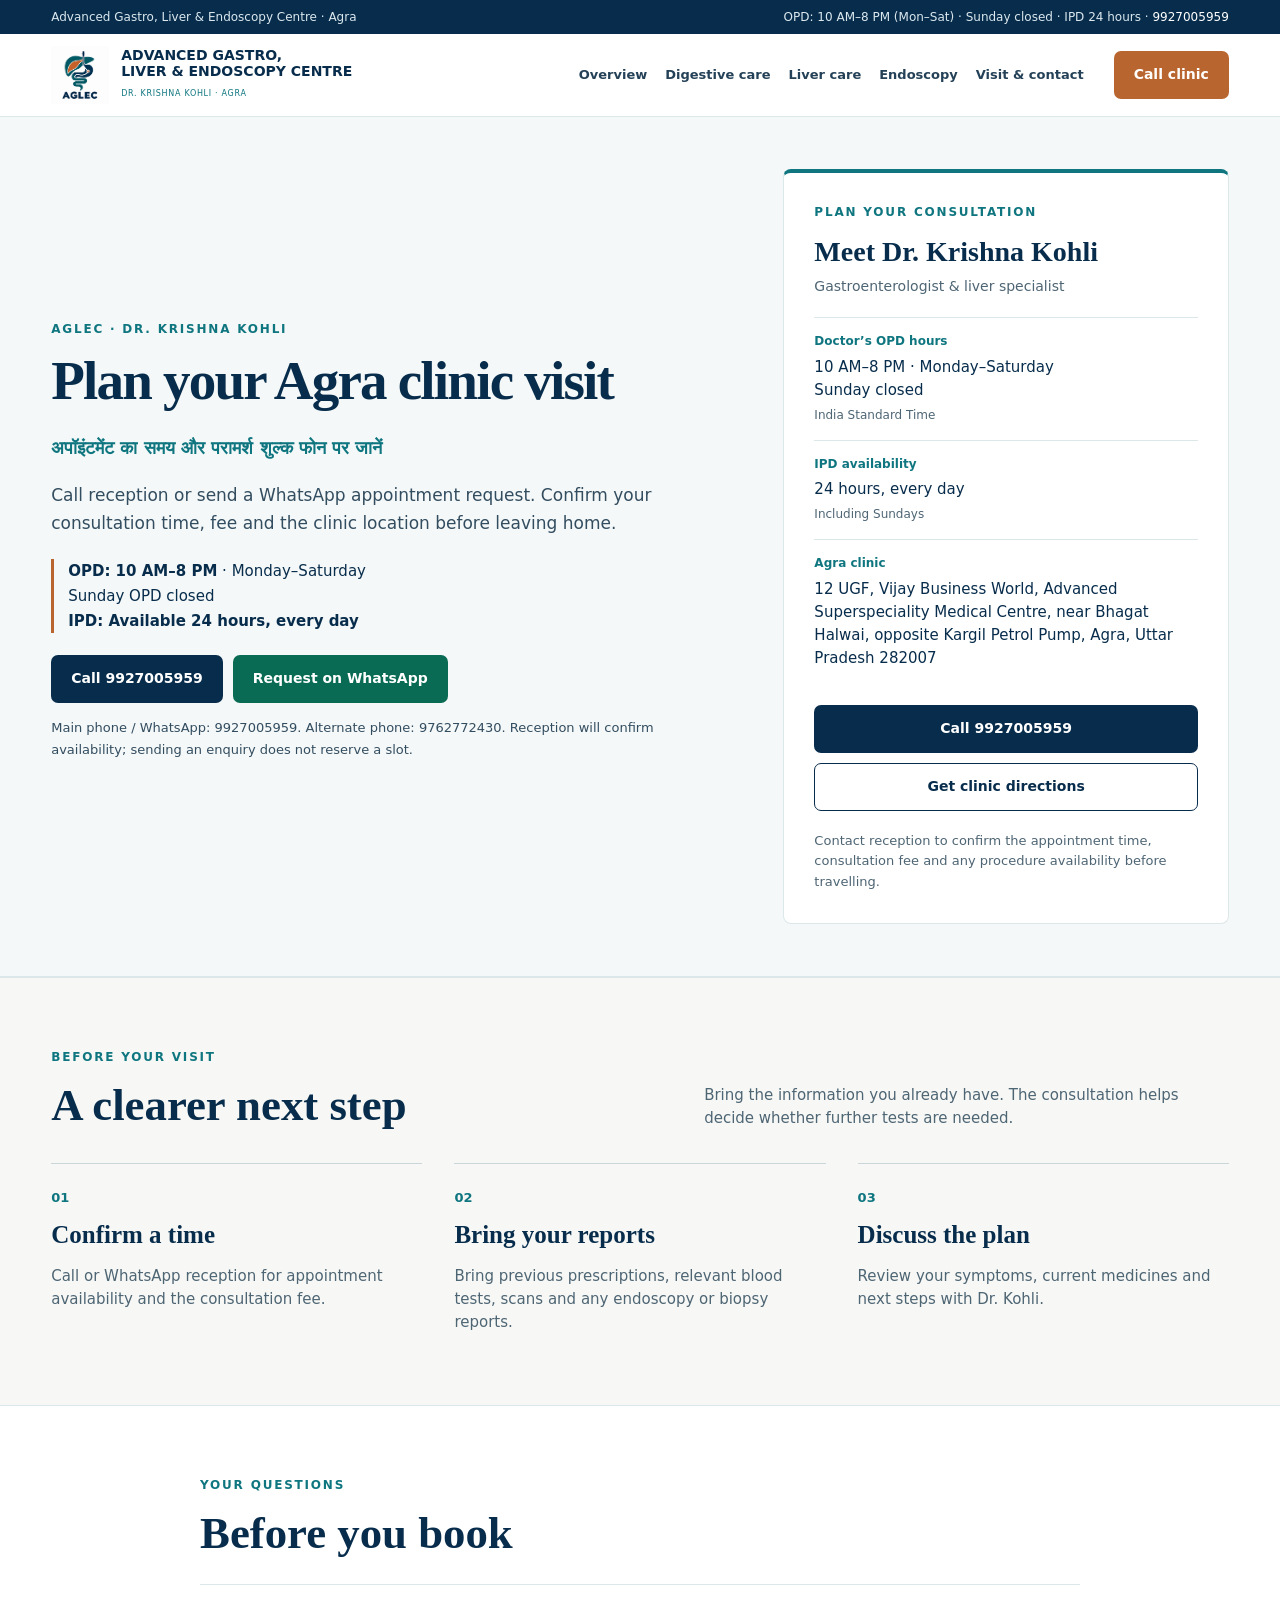
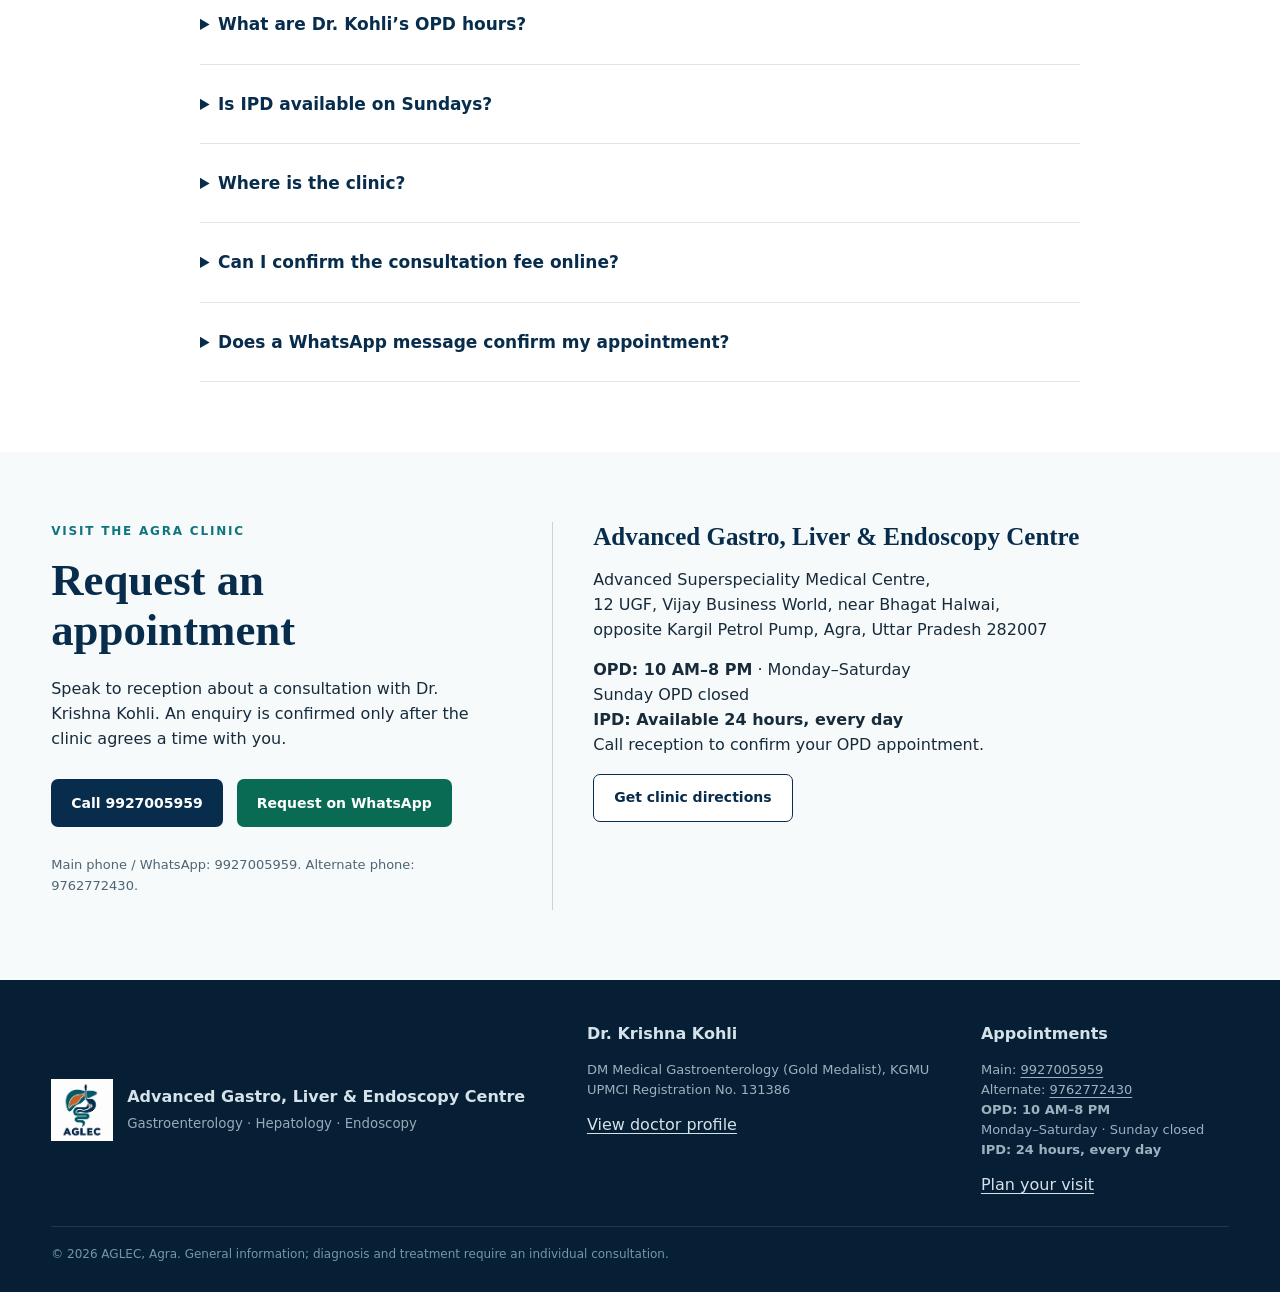
<file: contact.html>
<!DOCTYPE html>

<html lang="en-IN"><head><meta charset="utf-8"/><meta content="width=device-width, initial-scale=1, viewport-fit=cover" name="viewport"/><meta content="#082d4c" name="theme-color"/><meta content="index,follow,max-image-preview:large" name="robots"/><title>Contact Dr. Krishna Kohli | AGLEC Agra Appointments</title><meta content="Dr. Krishna Kohli’s OPD: 10 AM–8 PM, Monday–Saturday; Sunday closed. IPD available 24 hours, including Sunday. Agra appointments: 9927005959." name="description"/><link href="https://www.bestgastroenterologistinagra.com/contact.html" rel="canonical"/><meta content="website" property="og:type"/><meta content="Contact Dr. Krishna Kohli | AGLEC Agra Appointments" property="og:title"/><meta content="Dr. Krishna Kohli’s OPD: 10 AM–8 PM, Monday–Saturday; Sunday closed. IPD available 24 hours, including Sunday. Agra appointments: 9927005959." property="og:description"/><meta content="https://www.bestgastroenterologistinagra.com/contact.html" property="og:url"/><meta content="https://www.bestgastroenterologistinagra.com/dr-krishna-kohli.jpg" property="og:image"/><link href="aglec-logo.jpg" rel="icon"/><link href="styles.css?v=20261111-1" rel="stylesheet"/><script defer="" src="script.js?v=20261111-1"></script><script type="application/ld+json">{"@context": "https://schema.org", "@graph": [{"@type": "WebSite", "@id": "https://www.bestgastroenterologistinagra.com/#website", "url": "https://www.bestgastroenterologistinagra.com/", "name": "Advanced Gastro, Liver & Endoscopy Centre", "alternateName": "AGLEC", "inLanguage": "en-IN"}, {"@type": "MedicalClinic", "@id": "https://www.bestgastroenterologistinagra.com/#clinic", "name": "Advanced Gastro, Liver & Endoscopy Centre", "alternateName": "AGLEC", "url": "https://www.bestgastroenterologistinagra.com/", "image": "https://www.bestgastroenterologistinagra.com/aglec-logo.jpg", "telephone": "+91-9927005959", "medicalSpecialty": ["Gastroenterology", "Hepatology"], "address": {"@type": "PostalAddress", "streetAddress": "12 UGF, Vijay Business World, Advanced Superspeciality Medical Centre, Near Bhagat Halwai, Opp. Kargil Petrol Pump", "postalCode": "282007", "addressLocality": "Agra", "addressRegion": "Uttar Pradesh", "addressCountry": "IN"}, "contactPoint": [{"@type": "ContactPoint", "telephone": "+91-9927005959", "contactType": "appointments"}, {"@type": "ContactPoint", "telephone": "+91-9762772430", "contactType": "alternate contact"}], "employee": {"@id": "https://www.bestgastroenterologistinagra.com/#doctor"}, "description": "Gastroenterology, liver treatment and digestive care in Agra. Endoscopy, colonoscopy, sigmoidoscopy, balloon-assisted enteroscopy and ERCP services. Doctor’s OPD: 10 AM–8 PM, Monday–Saturday; Sunday closed. IPD available 24 hours every day, including Sunday.", "department": [{"@type": "MedicalClinic", "@id": "https://www.bestgastroenterologistinagra.com/#opd", "name": "AGLEC Outpatient Department (OPD)", "telephone": "+91-9927005959", "address": {"@type": "PostalAddress", "streetAddress": "12 UGF, Vijay Business World, Advanced Superspeciality Medical Centre, Near Bhagat Halwai, Opp. Kargil Petrol Pump", "postalCode": "282007", "addressLocality": "Agra", "addressRegion": "Uttar Pradesh", "addressCountry": "IN"}, "openingHoursSpecification": [{"@type": "OpeningHoursSpecification", "dayOfWeek": ["Monday", "Tuesday", "Wednesday", "Thursday", "Friday", "Saturday"], "opens": "10:00", "closes": "20:00"}, {"@type": "OpeningHoursSpecification", "dayOfWeek": "Sunday", "opens": "00:00", "closes": "00:00"}]}, {"@type": "MedicalClinic", "@id": "https://www.bestgastroenterologistinagra.com/#ipd", "name": "AGLEC Inpatient Department (IPD)", "telephone": "+91-9927005959", "address": {"@type": "PostalAddress", "streetAddress": "12 UGF, Vijay Business World, Advanced Superspeciality Medical Centre, Near Bhagat Halwai, Opp. Kargil Petrol Pump", "postalCode": "282007", "addressLocality": "Agra", "addressRegion": "Uttar Pradesh", "addressCountry": "IN"}, "openingHoursSpecification": [{"@type": "OpeningHoursSpecification", "dayOfWeek": ["Monday", "Tuesday", "Wednesday", "Thursday", "Friday", "Saturday", "Sunday"], "opens": "00:00", "closes": "23:59"}]}]}, {"@type": "Physician", "@id": "https://www.bestgastroenterologistinagra.com/#doctor", "name": "Dr. Krishna Kohli", "image": "https://www.bestgastroenterologistinagra.com/dr-krishna-kohli.jpg", "medicalSpecialty": ["Gastroenterology", "Hepatology"], "description": "Consultant Gastroenterologist. MBBS, MD (Internal Medicine), DM Medical Gastroenterology (Gold Medalist), KGMU. Assistant Professor, SN Medical College, Agra. Ex-Assistant Professor, KGMU. Services include diagnostic and therapeutic endoscopy, colonoscopy, sigmoidoscopy, balloon-assisted enteroscopy and ERCP. UPMCI Registration No. 131386. OPD: 10 AM–8 PM, Monday–Saturday; Sunday closed.", "worksFor": {"@id": "https://www.bestgastroenterologistinagra.com/#clinic"}, "openingHoursSpecification": [{"@type": "OpeningHoursSpecification", "dayOfWeek": ["Monday", "Tuesday", "Wednesday", "Thursday", "Friday", "Saturday"], "opens": "10:00", "closes": "20:00"}, {"@type": "OpeningHoursSpecification", "dayOfWeek": "Sunday", "opens": "00:00", "closes": "00:00"}], "telephone": "+91-9927005959"}]}</script></head><body><a class="skip-link" href="#main-content">Skip to content</a>
<div class="topbar"><div class="wrap topbar-row"><span>Advanced Gastro, Liver &amp; Endoscopy Centre · Agra</span><span>OPD: 10 AM–8 PM (Mon–Sat) · Sunday closed · IPD 24 hours · <a href="tel:+919927005959">9927005959</a></span></div></div>
<header class="header"><div class="wrap header-row"><a aria-label="AGLEC home" class="brand" href="index.html"><img alt="AGLEC" height="58" src="aglec-logo.jpg" width="58"/><div><strong>ADVANCED GASTRO,<br/>LIVER &amp; ENDOSCOPY CENTRE</strong><small>DR. KRISHNA KOHLI · AGRA</small></div></a><nav aria-label="Main navigation" class="desktop-nav"><a href="index.html">Overview</a><a href="digestive-care-agra.html">Digestive care</a><a href="liver-specialist-agra.html">Liver care</a><a href="endoscopy-agra.html">Endoscopy</a><a href="contact.html">Visit &amp; contact</a></nav><a class="book top-book" href="tel:+919927005959">Call clinic</a><button aria-controls="mobileMenu" aria-expanded="false" aria-label="Open menu" class="menu-btn" id="menuBtn" type="button">Menu</button></div><nav aria-label="Mobile navigation" class="mobile-menu" id="mobileMenu"><a href="index.html">Overview</a><a href="digestive-care-agra.html">Digestive care</a><a href="liver-specialist-agra.html">Liver care</a><a href="endoscopy-agra.html">Endoscopy</a><a href="contact.html">Visit &amp; contact</a></nav></header><main id="main-content"><section class="hero landing-hero"><div class="wrap landing-grid"><div class="hero-copy"><div class="eyebrow">AGLEC · DR. KRISHNA KOHLI</div><h1>Plan your Agra clinic visit</h1><p class="hindi" lang="hi">अपॉइंटमेंट का समय और परामर्श शुल्क फोन पर जानें</p><p>Call reception or send a WhatsApp appointment request. Confirm your consultation time, fee and the clinic location before leaving home.</p><p class="hero-hours"><strong>OPD: 10 AM–8 PM</strong> · Monday–Saturday<br/>Sunday OPD closed<br/><strong>IPD: Available 24 hours, every day</strong></p><div class="actions"><a class="book" href="tel:+919927005959">Call 9927005959</a><a class="whatsapp" href="https://wa.me/919927005959?text=Hello%2C%20I%20would%20like%20to%20request%20an%20appointment%20with%20Dr.%20Krishna%20Kohli%20at%20AGLEC%2C%20Agra.%20Please%20confirm%20the%20consultation%20time%20and%20fee." rel="noopener" target="_blank">Request on WhatsApp</a></div><p class="small">Main phone / WhatsApp: <a href="tel:+919927005959">9927005959</a>. Alternate phone: <a href="tel:+919762772430">9762772430</a>. Reception will confirm availability; sending an enquiry does not reserve a slot.</p></div><aside aria-label="Appointment information" class="appointment-card"><div class="eyebrow">PLAN YOUR CONSULTATION</div><h2>Meet Dr. Krishna Kohli</h2><p>Gastroenterologist &amp; liver specialist</p><dl><div><dt>Doctor’s OPD hours</dt><dd>10 AM–8 PM · Monday–Saturday<br/>Sunday closed<br/><span>India Standard Time</span></dd></div><div><dt>IPD availability</dt><dd>24 hours, every day<br/><span>Including Sundays</span></dd></div><div><dt>Agra clinic</dt><dd>12 UGF, Vijay Business World, Advanced Superspeciality Medical Centre, near Bhagat Halwai, opposite Kargil Petrol Pump, Agra, Uttar Pradesh 282007</dd></div></dl><a class="book" href="tel:+919927005959">Call 9927005959</a><a class="outline" href="https://www.google.com/maps/dir/?api=1&amp;destination=Dr.+Krishna+Kohli+-+DM+Gastroenterology+(Gold+Medalist)+KGMU,+Advanced+Superspeciality+Medical+Centre,+12+UGF,+Vijay+Business+World,+Near+Bhagat+Halwai,+Opp.+Kargil+Petrol+Pump,+Agra,+Uttar+Pradesh,+282007&amp;destination_place_id=ChIJNYV8R8t3dDkRwiCrJwYga7k" rel="noopener" target="_blank">Get clinic directions</a><p class="small">Contact reception to confirm the appointment time, consultation fee and any procedure availability before travelling.</p></aside></div></section><section class="section preparation"><div class="wrap"><div class="section-head"><div><div class="eyebrow">BEFORE YOUR VISIT</div><h2>A clearer next step</h2></div><p>Bring the information you already have. The consultation helps decide whether further tests are needed.</p></div><ol class="step-grid"><li><h3>Confirm a time</h3><p>Call or WhatsApp reception for appointment availability and the consultation fee.</p></li><li><h3>Bring your reports</h3><p>Bring previous prescriptions, relevant blood tests, scans and any endoscopy or biopsy reports.</p></li><li><h3>Discuss the plan</h3><p>Review your symptoms, current medicines and next steps with Dr. Kohli.</p></li></ol></div></section><section class="section faq"><div class="wrap narrow"><div class="eyebrow">YOUR QUESTIONS</div><h2>Before you book</h2><details><summary>What are Dr. Kohli’s OPD hours?</summary><p>Dr. Krishna Kohli is available in OPD from 10 AM to 8 PM, Monday to Saturday (India Standard Time). OPD is closed on Sunday. Call reception to confirm your appointment.</p></details><details><summary>Is IPD available on Sundays?</summary><p>Yes. IPD is available 24 hours a day, every day, including Sundays. These inpatient hours are separate from Dr. Kohli’s OPD consultation hours.</p></details><details><summary>Where is the clinic?</summary><p>AGLEC is at 12 UGF, Vijay Business World, Advanced Superspeciality Medical Centre, near Bhagat Halwai, opposite Kargil Petrol Pump, Agra, Uttar Pradesh 282007. Use the directions button to open Dr. Kohli’s Maps listing and confirm the entrance with reception.</p></details><details><summary>Can I confirm the consultation fee online?</summary><p>The fee is not published here. Reception can confirm the current consultation fee and any separate test or procedure charges.</p></details><details><summary>Does a WhatsApp message confirm my appointment?</summary><p>No. Wait for reception to confirm a date and time. You do not need to send a detailed medical history to request a slot.</p></details></div></section><section class="section contact" id="contact"><div class="wrap contact-grid"><div><div class="eyebrow">VISIT THE AGRA CLINIC</div><h2>Request an appointment</h2><p>Speak to reception about a consultation with Dr. Krishna Kohli. An enquiry is confirmed only after the clinic agrees a time with you.</p><div class="actions"><a class="book" href="tel:+919927005959">Call 9927005959</a><a class="whatsapp" href="https://wa.me/919927005959?text=Hello%2C%20I%20would%20like%20to%20request%20an%20appointment%20with%20Dr.%20Krishna%20Kohli%20at%20AGLEC%2C%20Agra.%20Please%20confirm%20the%20consultation%20time%20and%20fee." rel="noopener" target="_blank">Request on WhatsApp</a></div><p class="small">Main phone / WhatsApp: <a href="tel:+919927005959">9927005959</a>. Alternate phone: <a href="tel:+919762772430">9762772430</a>.</p></div><div class="visit-details"><h3>Advanced Gastro, Liver &amp; Endoscopy Centre</h3><p>Advanced Superspeciality Medical Centre,<br/>12 UGF, Vijay Business World, near Bhagat Halwai,<br/>opposite Kargil Petrol Pump, Agra, Uttar Pradesh 282007</p><p><strong>OPD: 10 AM–8 PM</strong> · Monday–Saturday<br/>Sunday OPD closed<br/><strong>IPD: Available 24 hours, every day</strong><br/>Call reception to confirm your OPD appointment.</p><a class="outline" href="https://www.google.com/maps/dir/?api=1&amp;destination=Dr.+Krishna+Kohli+-+DM+Gastroenterology+(Gold+Medalist)+KGMU,+Advanced+Superspeciality+Medical+Centre,+12+UGF,+Vijay+Business+World,+Near+Bhagat+Halwai,+Opp.+Kargil+Petrol+Pump,+Agra,+Uttar+Pradesh,+282007&amp;destination_place_id=ChIJNYV8R8t3dDkRwiCrJwYga7k" rel="noopener" target="_blank">Get clinic directions</a></div></div></section></main><footer><div class="wrap footer-grid"><div class="footer-brand"><img alt="AGLEC" height="62" loading="lazy" src="aglec-logo.jpg" width="62"/><div><strong>Advanced Gastro, Liver &amp; Endoscopy Centre</strong><small>Gastroenterology · Hepatology · Endoscopy</small></div></div><div><strong>Dr. Krishna Kohli</strong><p>DM Medical Gastroenterology (Gold Medalist), KGMU<br/>UPMCI Registration No. 131386</p><a href="index.html#doctor">View doctor profile</a></div><div><strong>Appointments</strong><p>Main: <a href="tel:+919927005959">9927005959</a><br/>Alternate: <a href="tel:+919762772430">9762772430</a><br/><strong>OPD: 10 AM–8 PM</strong><br/>Monday–Saturday · Sunday closed<br/><strong>IPD: 24 hours, every day</strong></p><a href="contact.html">Plan your visit</a></div></div><div class="wrap copyright">© 2026 AGLEC, Agra. General information; diagnosis and treatment require an individual consultation.</div></footer>
<nav aria-label="Quick clinic contact" class="mobile-actions"><a href="tel:+919927005959">Call clinic<strong>9927005959</strong></a><a href="https://wa.me/919927005959?text=Hello%2C%20I%20would%20like%20to%20request%20an%20appointment%20with%20Dr.%20Krishna%20Kohli%20at%20AGLEC%2C%20Agra.%20Please%20confirm%20the%20consultation%20time%20and%20fee." rel="noopener" target="_blank">WhatsApp<strong>Appointment request</strong></a><a href="https://www.google.com/maps/dir/?api=1&amp;destination=Dr.+Krishna+Kohli+-+DM+Gastroenterology+(Gold+Medalist)+KGMU,+Advanced+Superspeciality+Medical+Centre,+12+UGF,+Vijay+Business+World,+Near+Bhagat+Halwai,+Opp.+Kargil+Petrol+Pump,+Agra,+Uttar+Pradesh,+282007&amp;destination_place_id=ChIJNYV8R8t3dDkRwiCrJwYga7k" rel="noopener" target="_blank">Directions<strong>Agra clinic</strong></a></nav></body></html>
</file>
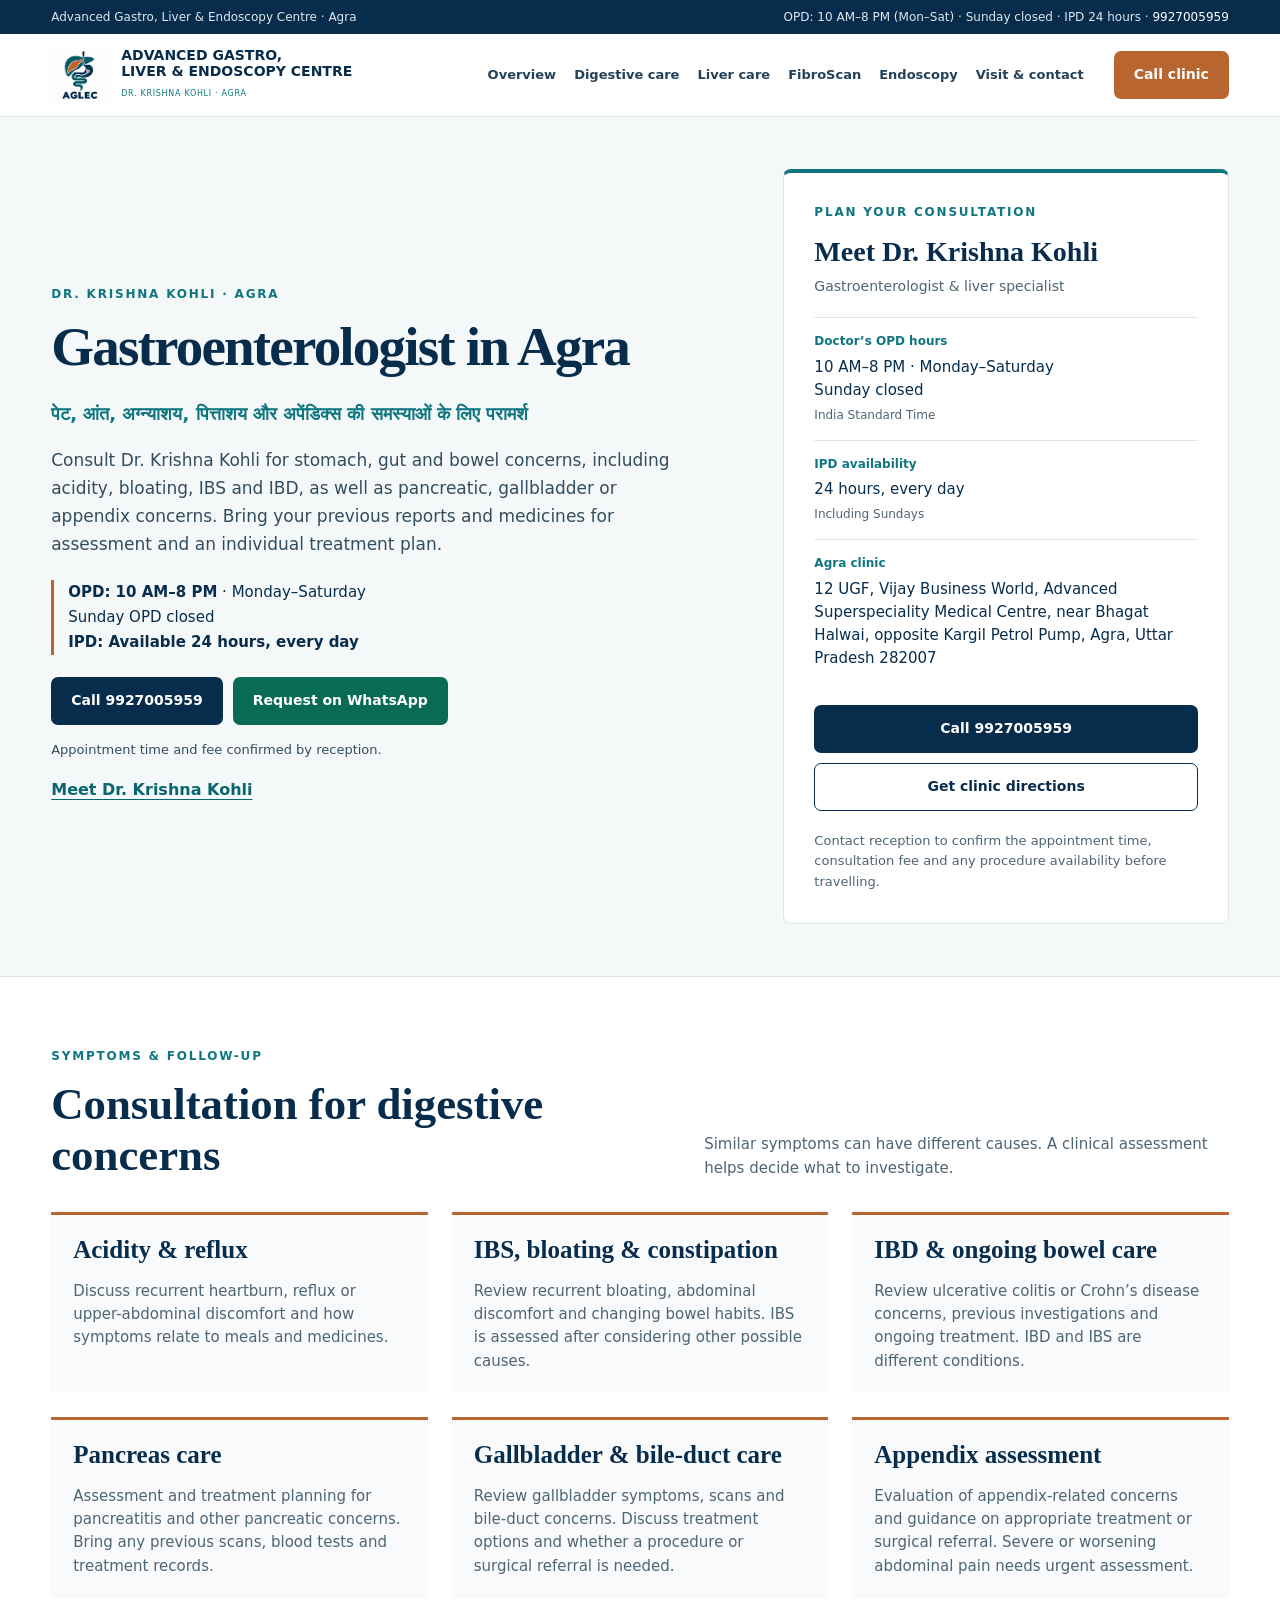
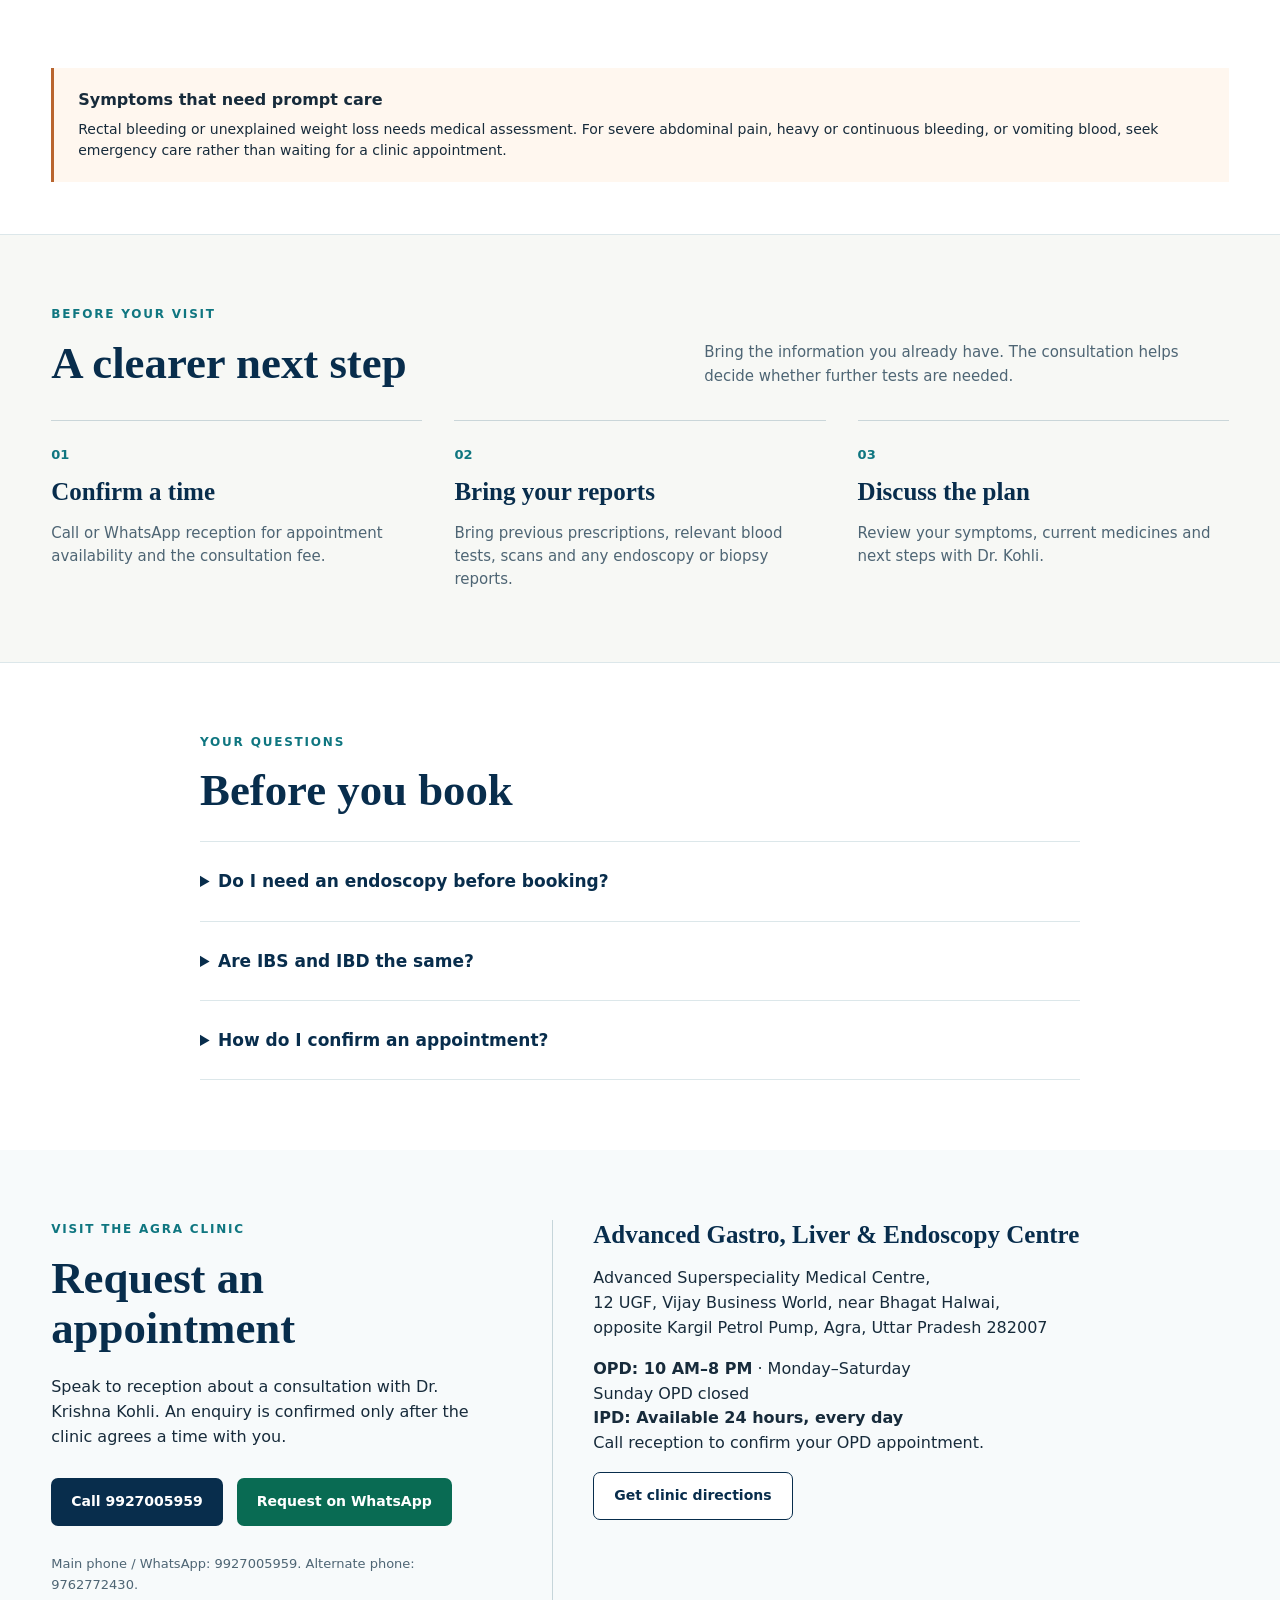
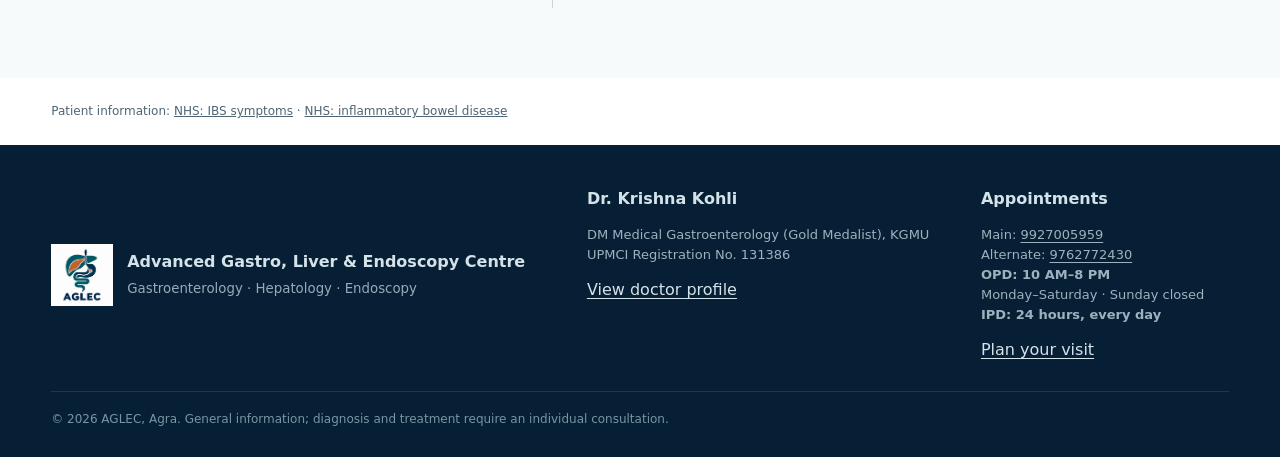
<file: digestive-care-agra.html>
<!DOCTYPE html>

<html lang="en-IN"><head><meta charset="utf-8"/><meta content="width=device-width, initial-scale=1, viewport-fit=cover" name="viewport"/><meta content="#082d4c" name="theme-color"/><meta content="index,follow,max-image-preview:large" name="robots"/><title>Gastroenterologist in Agra | Stomach &amp; Gut Care | Dr. Krishna Kohli</title><meta content="Stomach, gut, intestine, pancreas, gallbladder and appendix care with Dr. Krishna Kohli in Agra. Consultation and treatment planning. Call 9927005959." name="description"/><link href="https://www.bestgastroenterologistinagra.com/digestive-care-agra.html" rel="canonical"/><meta content="website" property="og:type"/><meta content="Gastroenterologist in Agra | Stomach &amp; Gut Care | Dr. Krishna Kohli" property="og:title"/><meta content="Stomach, gut, intestine, pancreas, gallbladder and appendix care with Dr. Krishna Kohli in Agra. Consultation and treatment planning. Call 9927005959." property="og:description"/><meta content="https://www.bestgastroenterologistinagra.com/digestive-care-agra.html" property="og:url"/><meta content="https://www.bestgastroenterologistinagra.com/dr-krishna-kohli.jpg" property="og:image"/><link href="aglec-logo.jpg" rel="icon"/><link href="styles.css?v=20261111-1" rel="stylesheet"/><script defer="" src="script.js?v=20261111-1"></script><script type="application/ld+json">{"@context": "https://schema.org", "@graph": [{"@type": "WebSite", "@id": "https://www.bestgastroenterologistinagra.com/#website", "url": "https://www.bestgastroenterologistinagra.com/", "name": "Advanced Gastro, Liver & Endoscopy Centre", "alternateName": "AGLEC", "inLanguage": "en-IN"}, {"@type": "MedicalClinic", "@id": "https://www.bestgastroenterologistinagra.com/#clinic", "name": "Advanced Gastro, Liver & Endoscopy Centre", "alternateName": "AGLEC", "url": "https://www.bestgastroenterologistinagra.com/", "image": "https://www.bestgastroenterologistinagra.com/aglec-logo.jpg", "telephone": "+91-9927005959", "medicalSpecialty": ["Gastroenterology", "Hepatology"], "address": {"@type": "PostalAddress", "streetAddress": "12 UGF, Vijay Business World, Advanced Superspeciality Medical Centre, Near Bhagat Halwai, Opp. Kargil Petrol Pump", "postalCode": "282007", "addressLocality": "Agra", "addressRegion": "Uttar Pradesh", "addressCountry": "IN"}, "contactPoint": [{"@type": "ContactPoint", "telephone": "+91-9927005959", "contactType": "appointments"}, {"@type": "ContactPoint", "telephone": "+91-9762772430", "contactType": "alternate contact"}], "employee": {"@id": "https://www.bestgastroenterologistinagra.com/#doctor"}, "description": "Gastroenterology, liver treatment and digestive care in Agra. Endoscopy, colonoscopy, sigmoidoscopy, balloon-assisted enteroscopy and ERCP services. Doctor’s OPD: 10 AM–8 PM, Monday–Saturday; Sunday closed. IPD available 24 hours every day, including Sunday.", "department": [{"@type": "MedicalClinic", "@id": "https://www.bestgastroenterologistinagra.com/#opd", "name": "AGLEC Outpatient Department (OPD)", "telephone": "+91-9927005959", "address": {"@type": "PostalAddress", "streetAddress": "12 UGF, Vijay Business World, Advanced Superspeciality Medical Centre, Near Bhagat Halwai, Opp. Kargil Petrol Pump", "postalCode": "282007", "addressLocality": "Agra", "addressRegion": "Uttar Pradesh", "addressCountry": "IN"}, "openingHoursSpecification": [{"@type": "OpeningHoursSpecification", "dayOfWeek": ["Monday", "Tuesday", "Wednesday", "Thursday", "Friday", "Saturday"], "opens": "10:00", "closes": "20:00"}, {"@type": "OpeningHoursSpecification", "dayOfWeek": "Sunday", "opens": "00:00", "closes": "00:00"}]}, {"@type": "MedicalClinic", "@id": "https://www.bestgastroenterologistinagra.com/#ipd", "name": "AGLEC Inpatient Department (IPD)", "telephone": "+91-9927005959", "address": {"@type": "PostalAddress", "streetAddress": "12 UGF, Vijay Business World, Advanced Superspeciality Medical Centre, Near Bhagat Halwai, Opp. Kargil Petrol Pump", "postalCode": "282007", "addressLocality": "Agra", "addressRegion": "Uttar Pradesh", "addressCountry": "IN"}, "openingHoursSpecification": [{"@type": "OpeningHoursSpecification", "dayOfWeek": ["Monday", "Tuesday", "Wednesday", "Thursday", "Friday", "Saturday", "Sunday"], "opens": "00:00", "closes": "23:59"}]}]}, {"@type": "Physician", "@id": "https://www.bestgastroenterologistinagra.com/#doctor", "name": "Dr. Krishna Kohli", "image": "https://www.bestgastroenterologistinagra.com/dr-krishna-kohli.jpg", "medicalSpecialty": ["Gastroenterology", "Hepatology"], "description": "Consultant Gastroenterologist. MBBS, MD (Internal Medicine), DM Medical Gastroenterology (Gold Medalist), KGMU. Assistant Professor, SN Medical College, Agra. Ex-Assistant Professor, KGMU. Services include diagnostic and therapeutic endoscopy, colonoscopy, sigmoidoscopy, balloon-assisted enteroscopy and ERCP. UPMCI Registration No. 131386. OPD: 10 AM–8 PM, Monday–Saturday; Sunday closed.", "worksFor": {"@id": "https://www.bestgastroenterologistinagra.com/#clinic"}, "openingHoursSpecification": [{"@type": "OpeningHoursSpecification", "dayOfWeek": ["Monday", "Tuesday", "Wednesday", "Thursday", "Friday", "Saturday"], "opens": "10:00", "closes": "20:00"}, {"@type": "OpeningHoursSpecification", "dayOfWeek": "Sunday", "opens": "00:00", "closes": "00:00"}], "telephone": "+91-9927005959"}]}</script><meta name="aglec-release" content="20261125-services"/></head><body><a class="skip-link" href="#main-content">Skip to content</a>
<div class="topbar"><div class="wrap topbar-row"><span>Advanced Gastro, Liver &amp; Endoscopy Centre · Agra</span><span>OPD: 10 AM–8 PM (Mon–Sat) · Sunday closed · IPD 24 hours · <a href="tel:+919927005959">9927005959</a></span></div></div>
<header class="header"><div class="wrap header-row"><a aria-label="AGLEC home" class="brand" href="index.html"><img alt="AGLEC" height="58" src="aglec-logo.jpg" width="58"/><div><strong>ADVANCED GASTRO,<br/>LIVER &amp; ENDOSCOPY CENTRE</strong><small>DR. KRISHNA KOHLI · AGRA</small></div></a><nav aria-label="Main navigation" class="desktop-nav"><a href="index.html">Overview</a><a href="digestive-care-agra.html">Digestive care</a><a href="liver-specialist-agra.html">Liver care</a><a href="fibroscan-agra.html">FibroScan</a><a href="endoscopy-agra.html">Endoscopy</a><a href="contact.html">Visit &amp; contact</a></nav><a class="book top-book" href="tel:+919927005959">Call clinic</a><button aria-controls="mobileMenu" aria-expanded="false" aria-label="Open menu" class="menu-btn" id="menuBtn" type="button">Menu</button></div><nav aria-label="Mobile navigation" class="mobile-menu" id="mobileMenu"><a href="index.html">Overview</a><a href="digestive-care-agra.html">Digestive care</a><a href="liver-specialist-agra.html">Liver care</a><a href="fibroscan-agra.html">FibroScan</a><a href="endoscopy-agra.html">Endoscopy</a><a href="contact.html">Visit &amp; contact</a></nav></header><main id="main-content"><section class="hero landing-hero"><div class="wrap landing-grid"><div class="hero-copy"><div class="eyebrow">DR. KRISHNA KOHLI · AGRA</div><h1>Gastroenterologist in Agra</h1><p class="hindi" lang="hi">पेट, आंत, अग्न्याशय, पित्ताशय और अपेंडिक्स की समस्याओं के लिए परामर्श</p><p>Consult Dr. Krishna Kohli for stomach, gut and bowel concerns, including acidity, bloating, IBS and IBD, as well as pancreatic, gallbladder or appendix concerns. Bring your previous reports and medicines for assessment and an individual treatment plan.</p><p class="hero-hours"><strong>OPD: 10 AM–8 PM</strong> · Monday–Saturday<br/>Sunday OPD closed<br/><strong>IPD: Available 24 hours, every day</strong></p><div class="actions"><a class="book" href="tel:+919927005959">Call 9927005959</a><a class="whatsapp" href="https://wa.me/919927005959?text=Hello%2C%20I%20would%20like%20to%20request%20an%20appointment%20with%20Dr.%20Krishna%20Kohli%20at%20AGLEC%2C%20Agra.%20Please%20confirm%20the%20consultation%20time%20and%20fee." rel="noopener" target="_blank">Request on WhatsApp</a></div><p class="small">Appointment time and fee confirmed by reception.</p><a class="text-link" href="index.html#doctor">Meet Dr. Krishna Kohli</a></div><aside aria-label="Appointment information" class="appointment-card"><div class="eyebrow">PLAN YOUR CONSULTATION</div><h2>Meet Dr. Krishna Kohli</h2><p>Gastroenterologist &amp; liver specialist</p><dl><div><dt>Doctor’s OPD hours</dt><dd>10 AM–8 PM · Monday–Saturday<br/>Sunday closed<br/><span>India Standard Time</span></dd></div><div><dt>IPD availability</dt><dd>24 hours, every day<br/><span>Including Sundays</span></dd></div><div><dt>Agra clinic</dt><dd>12 UGF, Vijay Business World, Advanced Superspeciality Medical Centre, near Bhagat Halwai, opposite Kargil Petrol Pump, Agra, Uttar Pradesh 282007</dd></div></dl><a class="book" href="tel:+919927005959">Call 9927005959</a><a class="outline" href="https://www.google.com/maps/dir/?api=1&amp;destination=Dr.+Krishna+Kohli+-+DM+Gastroenterology+(Gold+Medalist)+KGMU,+Advanced+Superspeciality+Medical+Centre,+12+UGF,+Vijay+Business+World,+Near+Bhagat+Halwai,+Opp.+Kargil+Petrol+Pump,+Agra,+Uttar+Pradesh,+282007&amp;destination_place_id=ChIJNYV8R8t3dDkRwiCrJwYga7k" rel="noopener" target="_blank">Get clinic directions</a><p class="small">Contact reception to confirm the appointment time, consultation fee and any procedure availability before travelling.</p></aside></div></section><section class="section"><div class="wrap"><div class="section-head"><div><div class="eyebrow">SYMPTOMS &amp; FOLLOW-UP</div><h2>Consultation for digestive concerns</h2></div><p>Similar symptoms can have different causes. A clinical assessment helps decide what to investigate.</p></div><div class="care-grid"><article><h3>Acidity &amp; reflux</h3><p>Discuss recurrent heartburn, reflux or upper-abdominal discomfort and how symptoms relate to meals and medicines.</p></article><article><h3>IBS, bloating &amp; constipation</h3><p>Review recurrent bloating, abdominal discomfort and changing bowel habits. IBS is assessed after considering other possible causes.</p></article><article><h3>IBD &amp; ongoing bowel care</h3><p>Review ulcerative colitis or Crohn’s disease concerns, previous investigations and ongoing treatment. IBD and IBS are different conditions.</p></article><article id="pancreas"><h3>Pancreas care</h3><p>Assessment and treatment planning for pancreatitis and other pancreatic concerns. Bring any previous scans, blood tests and treatment records.</p></article><article id="gallbladder"><h3>Gallbladder &amp; bile-duct care</h3><p>Review gallbladder symptoms, scans and bile-duct concerns. Discuss treatment options and whether a procedure or surgical referral is needed.</p></article><article id="appendix"><h3>Appendix assessment</h3><p>Evaluation of appendix-related concerns and guidance on appropriate treatment or surgical referral. Severe or worsening abdominal pain needs urgent assessment.</p></article></div></div></section><div class="wrap urgent-note"><strong>Symptoms that need prompt care</strong><p>Rectal bleeding or unexplained weight loss needs medical assessment. For severe abdominal pain, heavy or continuous bleeding, or vomiting blood, seek emergency care rather than waiting for a clinic appointment.</p></div><section class="section preparation"><div class="wrap"><div class="section-head"><div><div class="eyebrow">BEFORE YOUR VISIT</div><h2>A clearer next step</h2></div><p>Bring the information you already have. The consultation helps decide whether further tests are needed.</p></div><ol class="step-grid"><li><h3>Confirm a time</h3><p>Call or WhatsApp reception for appointment availability and the consultation fee.</p></li><li><h3>Bring your reports</h3><p>Bring previous prescriptions, relevant blood tests, scans and any endoscopy or biopsy reports.</p></li><li><h3>Discuss the plan</h3><p>Review your symptoms, current medicines and next steps with Dr. Kohli.</p></li></ol></div></section><section class="section faq"><div class="wrap narrow"><div class="eyebrow">YOUR QUESTIONS</div><h2>Before you book</h2><details><summary>Do I need an endoscopy before booking?</summary><p>No. Bring any reports you already have. The doctor will decide whether an endoscopy or other investigation is appropriate after assessing your symptoms.</p></details><details><summary>Are IBS and IBD the same?</summary><p>No. They are different conditions, although some symptoms overlap. A consultation can help decide which investigations and follow-up are appropriate.</p></details><details><summary>How do I confirm an appointment?</summary><p>Call 9927005959 or send an appointment request to reception on WhatsApp. Confirm the time and fee before travelling.</p></details></div></section><section class="section contact" id="contact"><div class="wrap contact-grid"><div><div class="eyebrow">VISIT THE AGRA CLINIC</div><h2>Request an appointment</h2><p>Speak to reception about a consultation with Dr. Krishna Kohli. An enquiry is confirmed only after the clinic agrees a time with you.</p><div class="actions"><a class="book" href="tel:+919927005959">Call 9927005959</a><a class="whatsapp" href="https://wa.me/919927005959?text=Hello%2C%20I%20would%20like%20to%20request%20an%20appointment%20with%20Dr.%20Krishna%20Kohli%20at%20AGLEC%2C%20Agra.%20Please%20confirm%20the%20consultation%20time%20and%20fee." rel="noopener" target="_blank">Request on WhatsApp</a></div><p class="small">Main phone / WhatsApp: <a href="tel:+919927005959">9927005959</a>. Alternate phone: <a href="tel:+919762772430">9762772430</a>.</p></div><div class="visit-details"><h3>Advanced Gastro, Liver &amp; Endoscopy Centre</h3><p>Advanced Superspeciality Medical Centre,<br/>12 UGF, Vijay Business World, near Bhagat Halwai,<br/>opposite Kargil Petrol Pump, Agra, Uttar Pradesh 282007</p><p><strong>OPD: 10 AM–8 PM</strong> · Monday–Saturday<br/>Sunday OPD closed<br/><strong>IPD: Available 24 hours, every day</strong><br/>Call reception to confirm your OPD appointment.</p><a class="outline" href="https://www.google.com/maps/dir/?api=1&amp;destination=Dr.+Krishna+Kohli+-+DM+Gastroenterology+(Gold+Medalist)+KGMU,+Advanced+Superspeciality+Medical+Centre,+12+UGF,+Vijay+Business+World,+Near+Bhagat+Halwai,+Opp.+Kargil+Petrol+Pump,+Agra,+Uttar+Pradesh,+282007&amp;destination_place_id=ChIJNYV8R8t3dDkRwiCrJwYga7k" rel="noopener" target="_blank">Get clinic directions</a></div></div></section><div class="wrap source-note">Patient information: <a href="https://www.nhs.uk/conditions/irritable-bowel-syndrome-ibs/symptoms/" rel="noopener" target="_blank">NHS: IBS symptoms</a> · <a href="https://www.nhs.uk/conditions/inflammatory-bowel-disease/" rel="noopener" target="_blank">NHS: inflammatory bowel disease</a></div></main><footer><div class="wrap footer-grid"><div class="footer-brand"><img alt="AGLEC" height="62" loading="lazy" src="aglec-logo.jpg" width="62"/><div><strong>Advanced Gastro, Liver &amp; Endoscopy Centre</strong><small>Gastroenterology · Hepatology · Endoscopy</small></div></div><div><strong>Dr. Krishna Kohli</strong><p>DM Medical Gastroenterology (Gold Medalist), KGMU<br/>UPMCI Registration No. 131386</p><a href="index.html#doctor">View doctor profile</a></div><div><strong>Appointments</strong><p>Main: <a href="tel:+919927005959">9927005959</a><br/>Alternate: <a href="tel:+919762772430">9762772430</a><br/><strong>OPD: 10 AM–8 PM</strong><br/>Monday–Saturday · Sunday closed<br/><strong>IPD: 24 hours, every day</strong></p><a href="contact.html">Plan your visit</a></div></div><div class="wrap copyright">© 2026 AGLEC, Agra. General information; diagnosis and treatment require an individual consultation.</div></footer>
<nav aria-label="Quick clinic contact" class="mobile-actions"><a href="tel:+919927005959">Call clinic<strong>9927005959</strong></a><a href="https://wa.me/919927005959?text=Hello%2C%20I%20would%20like%20to%20request%20an%20appointment%20with%20Dr.%20Krishna%20Kohli%20at%20AGLEC%2C%20Agra.%20Please%20confirm%20the%20consultation%20time%20and%20fee." rel="noopener" target="_blank">WhatsApp<strong>Appointment request</strong></a><a href="https://www.google.com/maps/dir/?api=1&amp;destination=Dr.+Krishna+Kohli+-+DM+Gastroenterology+(Gold+Medalist)+KGMU,+Advanced+Superspeciality+Medical+Centre,+12+UGF,+Vijay+Business+World,+Near+Bhagat+Halwai,+Opp.+Kargil+Petrol+Pump,+Agra,+Uttar+Pradesh,+282007&amp;destination_place_id=ChIJNYV8R8t3dDkRwiCrJwYga7k" rel="noopener" target="_blank">Directions<strong>Agra clinic</strong></a></nav></body></html>
</file>
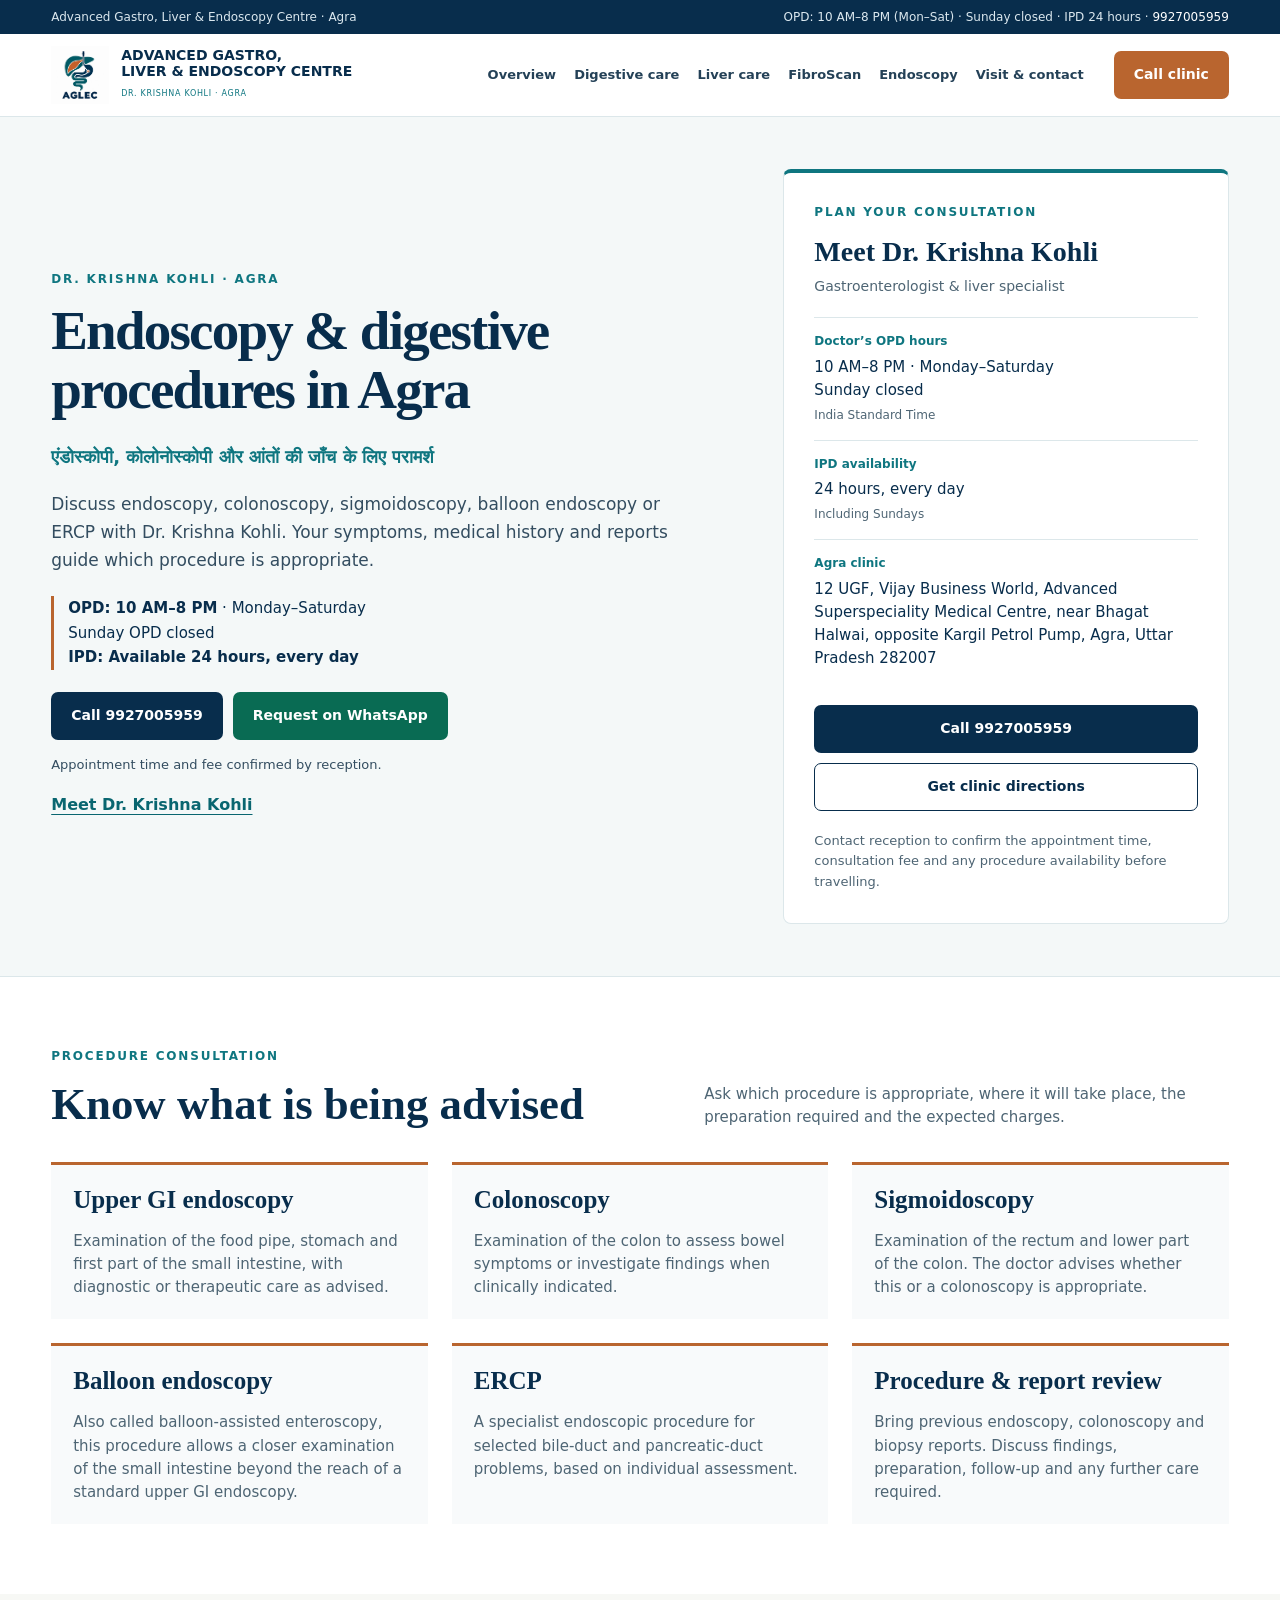
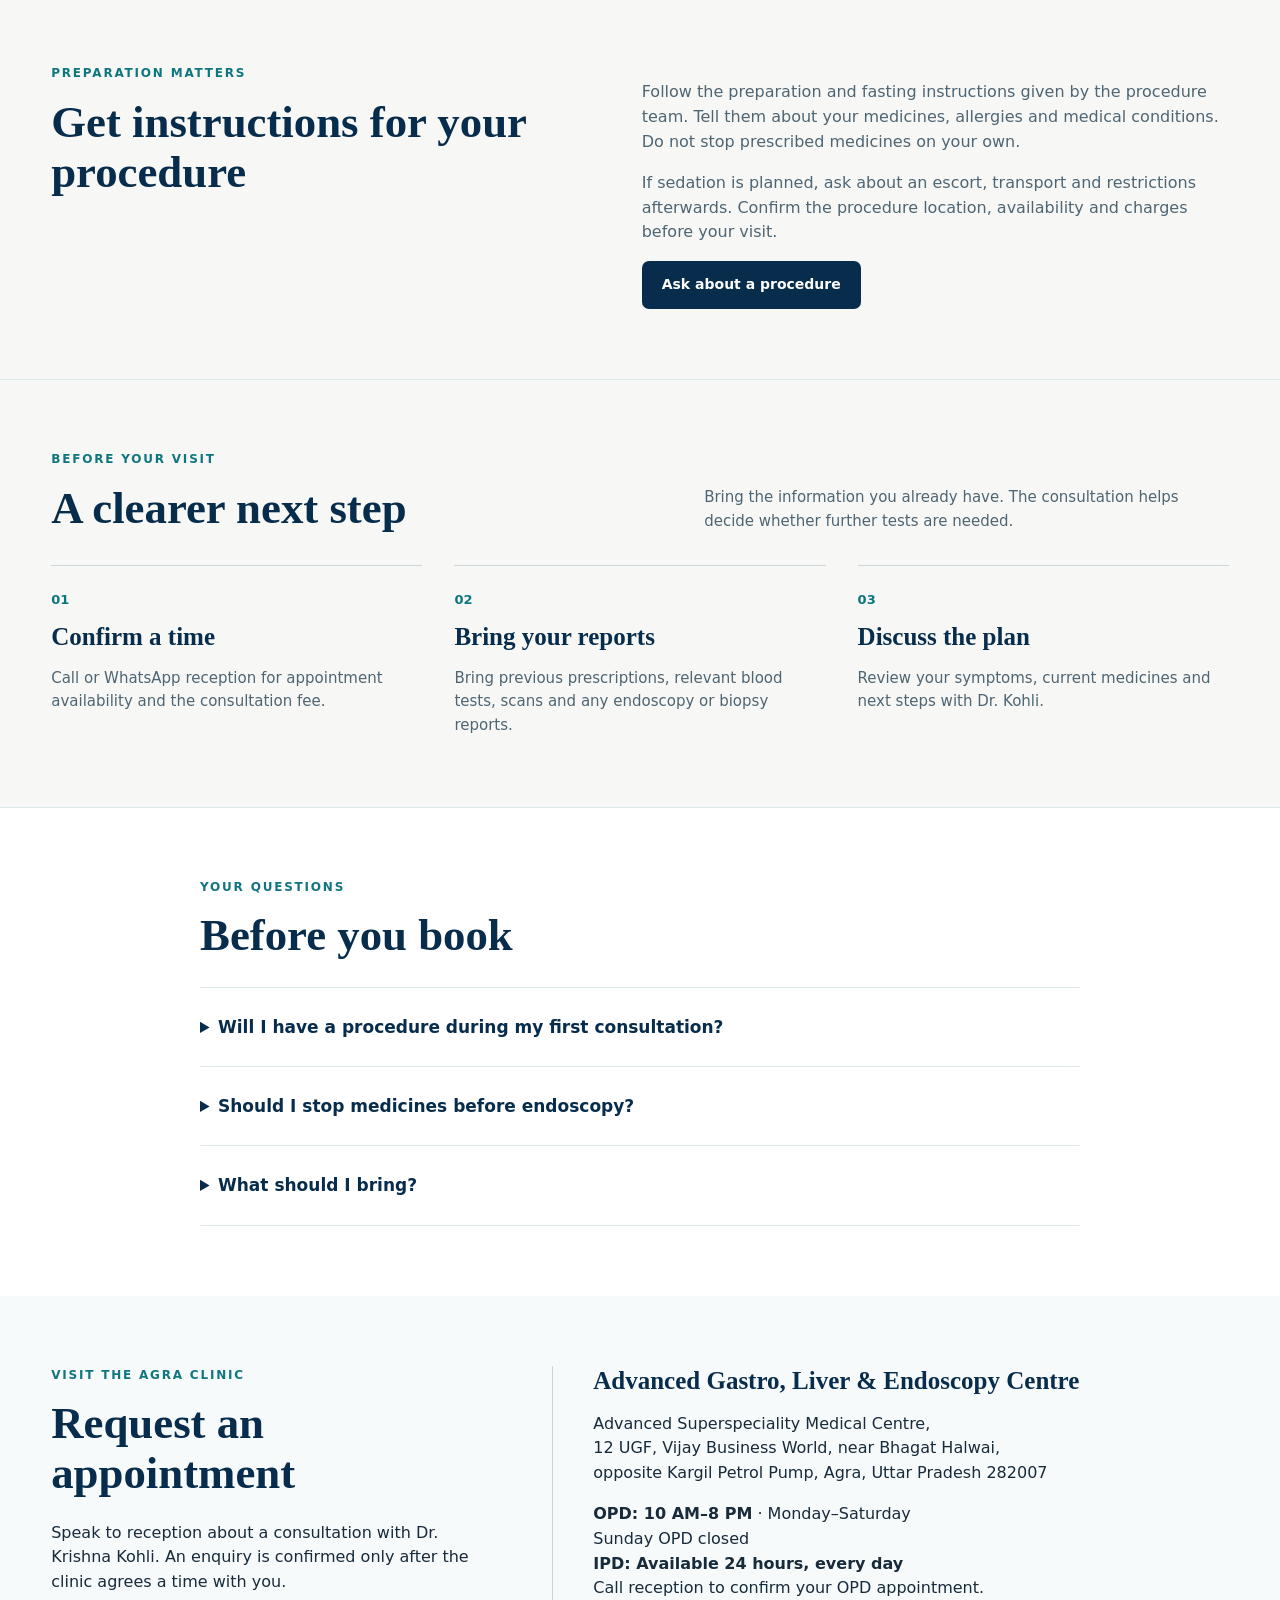
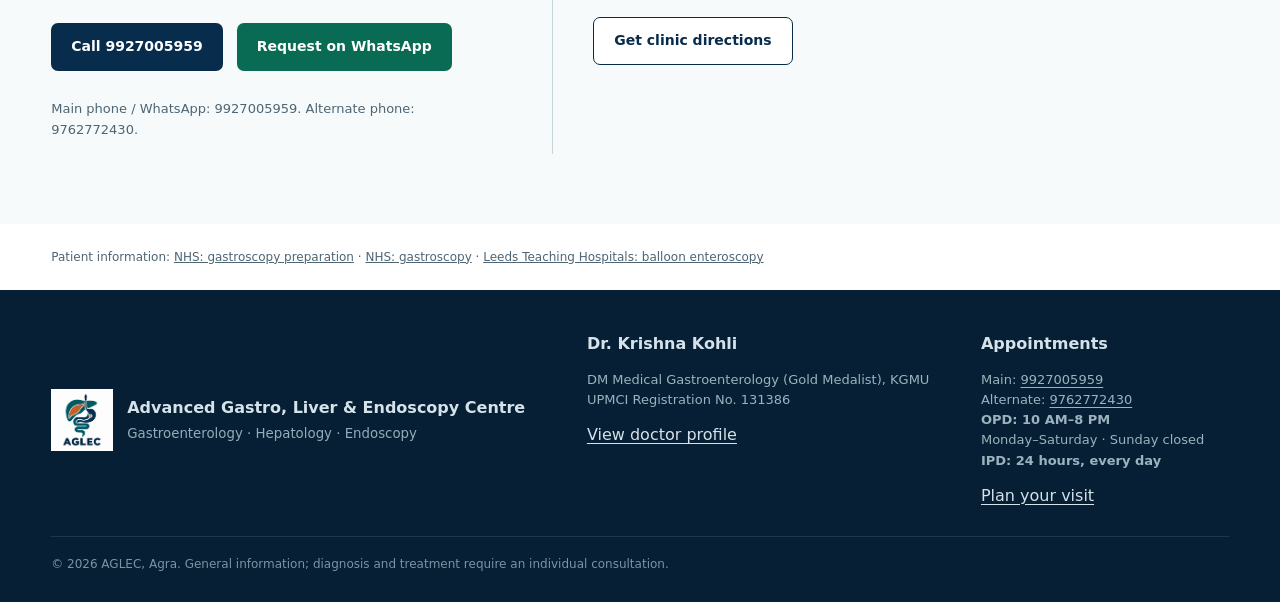
<file: endoscopy-agra.html>
<!DOCTYPE html>

<html lang="en-IN"><head><meta charset="utf-8"/><meta content="width=device-width, initial-scale=1, viewport-fit=cover" name="viewport"/><meta content="#082d4c" name="theme-color"/><meta content="index,follow,max-image-preview:large" name="robots"/><title>Endoscopy, Colonoscopy &amp; Enteroscopy in Agra | Dr. Krishna Kohli</title><meta content="Endoscopy, colonoscopy, sigmoidoscopy and balloon endoscopy with Dr. Krishna Kohli in Agra. Discuss procedure suitability and preparation. Call 9927005959." name="description"/><link href="https://www.bestgastroenterologistinagra.com/endoscopy-agra.html" rel="canonical"/><meta content="website" property="og:type"/><meta content="Endoscopy, Colonoscopy &amp; Enteroscopy in Agra | Dr. Krishna Kohli" property="og:title"/><meta content="Endoscopy, colonoscopy, sigmoidoscopy and balloon endoscopy with Dr. Krishna Kohli in Agra. Discuss procedure suitability and preparation. Call 9927005959." property="og:description"/><meta content="https://www.bestgastroenterologistinagra.com/endoscopy-agra.html" property="og:url"/><meta content="https://www.bestgastroenterologistinagra.com/dr-krishna-kohli.jpg" property="og:image"/><link href="aglec-logo.jpg" rel="icon"/><link href="styles.css?v=20261111-1" rel="stylesheet"/><script defer="" src="script.js?v=20261111-1"></script><script type="application/ld+json">{"@context": "https://schema.org", "@graph": [{"@type": "WebSite", "@id": "https://www.bestgastroenterologistinagra.com/#website", "url": "https://www.bestgastroenterologistinagra.com/", "name": "Advanced Gastro, Liver & Endoscopy Centre", "alternateName": "AGLEC", "inLanguage": "en-IN"}, {"@type": "MedicalClinic", "@id": "https://www.bestgastroenterologistinagra.com/#clinic", "name": "Advanced Gastro, Liver & Endoscopy Centre", "alternateName": "AGLEC", "url": "https://www.bestgastroenterologistinagra.com/", "image": "https://www.bestgastroenterologistinagra.com/aglec-logo.jpg", "telephone": "+91-9927005959", "medicalSpecialty": ["Gastroenterology", "Hepatology"], "address": {"@type": "PostalAddress", "streetAddress": "12 UGF, Vijay Business World, Advanced Superspeciality Medical Centre, Near Bhagat Halwai, Opp. Kargil Petrol Pump", "postalCode": "282007", "addressLocality": "Agra", "addressRegion": "Uttar Pradesh", "addressCountry": "IN"}, "contactPoint": [{"@type": "ContactPoint", "telephone": "+91-9927005959", "contactType": "appointments"}, {"@type": "ContactPoint", "telephone": "+91-9762772430", "contactType": "alternate contact"}], "employee": {"@id": "https://www.bestgastroenterologistinagra.com/#doctor"}, "description": "Gastroenterology, liver treatment and digestive care in Agra. Endoscopy, colonoscopy, sigmoidoscopy, balloon-assisted enteroscopy and ERCP services. Doctor’s OPD: 10 AM–8 PM, Monday–Saturday; Sunday closed. IPD available 24 hours every day, including Sunday.", "department": [{"@type": "MedicalClinic", "@id": "https://www.bestgastroenterologistinagra.com/#opd", "name": "AGLEC Outpatient Department (OPD)", "telephone": "+91-9927005959", "address": {"@type": "PostalAddress", "streetAddress": "12 UGF, Vijay Business World, Advanced Superspeciality Medical Centre, Near Bhagat Halwai, Opp. Kargil Petrol Pump", "postalCode": "282007", "addressLocality": "Agra", "addressRegion": "Uttar Pradesh", "addressCountry": "IN"}, "openingHoursSpecification": [{"@type": "OpeningHoursSpecification", "dayOfWeek": ["Monday", "Tuesday", "Wednesday", "Thursday", "Friday", "Saturday"], "opens": "10:00", "closes": "20:00"}, {"@type": "OpeningHoursSpecification", "dayOfWeek": "Sunday", "opens": "00:00", "closes": "00:00"}]}, {"@type": "MedicalClinic", "@id": "https://www.bestgastroenterologistinagra.com/#ipd", "name": "AGLEC Inpatient Department (IPD)", "telephone": "+91-9927005959", "address": {"@type": "PostalAddress", "streetAddress": "12 UGF, Vijay Business World, Advanced Superspeciality Medical Centre, Near Bhagat Halwai, Opp. Kargil Petrol Pump", "postalCode": "282007", "addressLocality": "Agra", "addressRegion": "Uttar Pradesh", "addressCountry": "IN"}, "openingHoursSpecification": [{"@type": "OpeningHoursSpecification", "dayOfWeek": ["Monday", "Tuesday", "Wednesday", "Thursday", "Friday", "Saturday", "Sunday"], "opens": "00:00", "closes": "23:59"}]}]}, {"@type": "Physician", "@id": "https://www.bestgastroenterologistinagra.com/#doctor", "name": "Dr. Krishna Kohli", "image": "https://www.bestgastroenterologistinagra.com/dr-krishna-kohli.jpg", "medicalSpecialty": ["Gastroenterology", "Hepatology"], "description": "Consultant Gastroenterologist. MBBS, MD (Internal Medicine), DM Medical Gastroenterology (Gold Medalist), KGMU. Assistant Professor, SN Medical College, Agra. Ex-Assistant Professor, KGMU. Services include diagnostic and therapeutic endoscopy, colonoscopy, sigmoidoscopy, balloon-assisted enteroscopy and ERCP. UPMCI Registration No. 131386. OPD: 10 AM–8 PM, Monday–Saturday; Sunday closed.", "worksFor": {"@id": "https://www.bestgastroenterologistinagra.com/#clinic"}, "openingHoursSpecification": [{"@type": "OpeningHoursSpecification", "dayOfWeek": ["Monday", "Tuesday", "Wednesday", "Thursday", "Friday", "Saturday"], "opens": "10:00", "closes": "20:00"}, {"@type": "OpeningHoursSpecification", "dayOfWeek": "Sunday", "opens": "00:00", "closes": "00:00"}], "telephone": "+91-9927005959"}]}</script><meta name="aglec-release" content="20261125-services"/></head><body><a class="skip-link" href="#main-content">Skip to content</a>
<div class="topbar"><div class="wrap topbar-row"><span>Advanced Gastro, Liver &amp; Endoscopy Centre · Agra</span><span>OPD: 10 AM–8 PM (Mon–Sat) · Sunday closed · IPD 24 hours · <a href="tel:+919927005959">9927005959</a></span></div></div>
<header class="header"><div class="wrap header-row"><a aria-label="AGLEC home" class="brand" href="index.html"><img alt="AGLEC" height="58" src="aglec-logo.jpg" width="58"/><div><strong>ADVANCED GASTRO,<br/>LIVER &amp; ENDOSCOPY CENTRE</strong><small>DR. KRISHNA KOHLI · AGRA</small></div></a><nav aria-label="Main navigation" class="desktop-nav"><a href="index.html">Overview</a><a href="digestive-care-agra.html">Digestive care</a><a href="liver-specialist-agra.html">Liver care</a><a href="fibroscan-agra.html">FibroScan</a><a href="endoscopy-agra.html">Endoscopy</a><a href="contact.html">Visit &amp; contact</a></nav><a class="book top-book" href="tel:+919927005959">Call clinic</a><button aria-controls="mobileMenu" aria-expanded="false" aria-label="Open menu" class="menu-btn" id="menuBtn" type="button">Menu</button></div><nav aria-label="Mobile navigation" class="mobile-menu" id="mobileMenu"><a href="index.html">Overview</a><a href="digestive-care-agra.html">Digestive care</a><a href="liver-specialist-agra.html">Liver care</a><a href="fibroscan-agra.html">FibroScan</a><a href="endoscopy-agra.html">Endoscopy</a><a href="contact.html">Visit &amp; contact</a></nav></header><main id="main-content"><section class="hero landing-hero"><div class="wrap landing-grid"><div class="hero-copy"><div class="eyebrow">DR. KRISHNA KOHLI · AGRA</div><h1>Endoscopy &amp; digestive procedures in Agra</h1><p class="hindi" lang="hi">एंडोस्कोपी, कोलोनोस्कोपी और आंतों की जाँच के लिए परामर्श</p><p>Discuss endoscopy, colonoscopy, sigmoidoscopy, balloon endoscopy or ERCP with Dr. Krishna Kohli. Your symptoms, medical history and reports guide which procedure is appropriate.</p><p class="hero-hours"><strong>OPD: 10 AM–8 PM</strong> · Monday–Saturday<br/>Sunday OPD closed<br/><strong>IPD: Available 24 hours, every day</strong></p><div class="actions"><a class="book" href="tel:+919927005959">Call 9927005959</a><a class="whatsapp" href="https://wa.me/919927005959?text=Hello%2C%20I%20would%20like%20to%20request%20an%20appointment%20with%20Dr.%20Krishna%20Kohli%20at%20AGLEC%2C%20Agra.%20Please%20confirm%20the%20consultation%20time%20and%20fee." rel="noopener" target="_blank">Request on WhatsApp</a></div><p class="small">Appointment time and fee confirmed by reception.</p><a class="text-link" href="index.html#doctor">Meet Dr. Krishna Kohli</a></div><aside aria-label="Appointment information" class="appointment-card"><div class="eyebrow">PLAN YOUR CONSULTATION</div><h2>Meet Dr. Krishna Kohli</h2><p>Gastroenterologist &amp; liver specialist</p><dl><div><dt>Doctor’s OPD hours</dt><dd>10 AM–8 PM · Monday–Saturday<br/>Sunday closed<br/><span>India Standard Time</span></dd></div><div><dt>IPD availability</dt><dd>24 hours, every day<br/><span>Including Sundays</span></dd></div><div><dt>Agra clinic</dt><dd>12 UGF, Vijay Business World, Advanced Superspeciality Medical Centre, near Bhagat Halwai, opposite Kargil Petrol Pump, Agra, Uttar Pradesh 282007</dd></div></dl><a class="book" href="tel:+919927005959">Call 9927005959</a><a class="outline" href="https://www.google.com/maps/dir/?api=1&amp;destination=Dr.+Krishna+Kohli+-+DM+Gastroenterology+(Gold+Medalist)+KGMU,+Advanced+Superspeciality+Medical+Centre,+12+UGF,+Vijay+Business+World,+Near+Bhagat+Halwai,+Opp.+Kargil+Petrol+Pump,+Agra,+Uttar+Pradesh,+282007&amp;destination_place_id=ChIJNYV8R8t3dDkRwiCrJwYga7k" rel="noopener" target="_blank">Get clinic directions</a><p class="small">Contact reception to confirm the appointment time, consultation fee and any procedure availability before travelling.</p></aside></div></section><section class="section"><div class="wrap"><div class="section-head"><div><div class="eyebrow">PROCEDURE CONSULTATION</div><h2>Know what is being advised</h2></div><p>Ask which procedure is appropriate, where it will take place, the preparation required and the expected charges.</p></div><div class="care-grid"><article><h3>Upper GI endoscopy</h3><p>Examination of the food pipe, stomach and first part of the small intestine, with diagnostic or therapeutic care as advised.</p></article><article><h3>Colonoscopy</h3><p>Examination of the colon to assess bowel symptoms or investigate findings when clinically indicated.</p></article><article><h3>Sigmoidoscopy</h3><p>Examination of the rectum and lower part of the colon. The doctor advises whether this or a colonoscopy is appropriate.</p></article><article><h3>Balloon endoscopy</h3><p>Also called balloon-assisted enteroscopy, this procedure allows a closer examination of the small intestine beyond the reach of a standard upper GI endoscopy.</p></article><article><h3>ERCP</h3><p>A specialist endoscopic procedure for selected bile-duct and pancreatic-duct problems, based on individual assessment.</p></article><article><h3>Procedure &amp; report review</h3><p>Bring previous endoscopy, colonoscopy and biopsy reports. Discuss findings, preparation, follow-up and any further care required.</p></article></div></div></section><section class="section soft"><div class="wrap two-col"><div><div class="eyebrow">PREPARATION MATTERS</div><h2>Get instructions for your procedure</h2></div><div><p>Follow the preparation and fasting instructions given by the procedure team. Tell them about your medicines, allergies and medical conditions. Do not stop prescribed medicines on your own.</p><p>If sedation is planned, ask about an escort, transport and restrictions afterwards. Confirm the procedure location, availability and charges before your visit.</p><a class="book" href="tel:+919927005959">Ask about a procedure</a></div></div></section><section class="section preparation"><div class="wrap"><div class="section-head"><div><div class="eyebrow">BEFORE YOUR VISIT</div><h2>A clearer next step</h2></div><p>Bring the information you already have. The consultation helps decide whether further tests are needed.</p></div><ol class="step-grid"><li><h3>Confirm a time</h3><p>Call or WhatsApp reception for appointment availability and the consultation fee.</p></li><li><h3>Bring your reports</h3><p>Bring previous prescriptions, relevant blood tests, scans and any endoscopy or biopsy reports.</p></li><li><h3>Discuss the plan</h3><p>Review your symptoms, current medicines and next steps with Dr. Kohli.</p></li></ol></div></section><section class="section faq"><div class="wrap narrow"><div class="eyebrow">YOUR QUESTIONS</div><h2>Before you book</h2><details><summary>Will I have a procedure during my first consultation?</summary><p>A consultation does not guarantee a same-day procedure. The doctor first assesses whether it is appropriate, and reception confirms availability, location and preparation.</p></details><details><summary>Should I stop medicines before endoscopy?</summary><p>Do not stop prescribed medicines on your own. Tell the procedure team what you take and follow the specific instructions they give you.</p></details><details><summary>What should I bring?</summary><p>Bring your current medicines or medicine list, earlier consultations, endoscopy or colonoscopy reports, biopsy reports and relevant blood tests.</p></details></div></section><section class="section contact" id="contact"><div class="wrap contact-grid"><div><div class="eyebrow">VISIT THE AGRA CLINIC</div><h2>Request an appointment</h2><p>Speak to reception about a consultation with Dr. Krishna Kohli. An enquiry is confirmed only after the clinic agrees a time with you.</p><div class="actions"><a class="book" href="tel:+919927005959">Call 9927005959</a><a class="whatsapp" href="https://wa.me/919927005959?text=Hello%2C%20I%20would%20like%20to%20request%20an%20appointment%20with%20Dr.%20Krishna%20Kohli%20at%20AGLEC%2C%20Agra.%20Please%20confirm%20the%20consultation%20time%20and%20fee." rel="noopener" target="_blank">Request on WhatsApp</a></div><p class="small">Main phone / WhatsApp: <a href="tel:+919927005959">9927005959</a>. Alternate phone: <a href="tel:+919762772430">9762772430</a>.</p></div><div class="visit-details"><h3>Advanced Gastro, Liver &amp; Endoscopy Centre</h3><p>Advanced Superspeciality Medical Centre,<br/>12 UGF, Vijay Business World, near Bhagat Halwai,<br/>opposite Kargil Petrol Pump, Agra, Uttar Pradesh 282007</p><p><strong>OPD: 10 AM–8 PM</strong> · Monday–Saturday<br/>Sunday OPD closed<br/><strong>IPD: Available 24 hours, every day</strong><br/>Call reception to confirm your OPD appointment.</p><a class="outline" href="https://www.google.com/maps/dir/?api=1&amp;destination=Dr.+Krishna+Kohli+-+DM+Gastroenterology+(Gold+Medalist)+KGMU,+Advanced+Superspeciality+Medical+Centre,+12+UGF,+Vijay+Business+World,+Near+Bhagat+Halwai,+Opp.+Kargil+Petrol+Pump,+Agra,+Uttar+Pradesh,+282007&amp;destination_place_id=ChIJNYV8R8t3dDkRwiCrJwYga7k" rel="noopener" target="_blank">Get clinic directions</a></div></div></section><div class="wrap source-note">Patient information: <a href="https://www.nhs.uk/conditions/gastroscopy/preparation/" rel="noopener" target="_blank">NHS: gastroscopy preparation</a> · <a href="https://www.nhs.uk/conditions/gastroscopy/what-happens/" rel="noopener" target="_blank">NHS: gastroscopy</a> · <a href="https://www.leedsth.nhs.uk/patients/resources/balloon-enteroscopy-a-guide-to-the-test/" rel="noopener" target="_blank">Leeds Teaching Hospitals: balloon enteroscopy</a></div></main><footer><div class="wrap footer-grid"><div class="footer-brand"><img alt="AGLEC" height="62" loading="lazy" src="aglec-logo.jpg" width="62"/><div><strong>Advanced Gastro, Liver &amp; Endoscopy Centre</strong><small>Gastroenterology · Hepatology · Endoscopy</small></div></div><div><strong>Dr. Krishna Kohli</strong><p>DM Medical Gastroenterology (Gold Medalist), KGMU<br/>UPMCI Registration No. 131386</p><a href="index.html#doctor">View doctor profile</a></div><div><strong>Appointments</strong><p>Main: <a href="tel:+919927005959">9927005959</a><br/>Alternate: <a href="tel:+919762772430">9762772430</a><br/><strong>OPD: 10 AM–8 PM</strong><br/>Monday–Saturday · Sunday closed<br/><strong>IPD: 24 hours, every day</strong></p><a href="contact.html">Plan your visit</a></div></div><div class="wrap copyright">© 2026 AGLEC, Agra. General information; diagnosis and treatment require an individual consultation.</div></footer>
<nav aria-label="Quick clinic contact" class="mobile-actions"><a href="tel:+919927005959">Call clinic<strong>9927005959</strong></a><a href="https://wa.me/919927005959?text=Hello%2C%20I%20would%20like%20to%20request%20an%20appointment%20with%20Dr.%20Krishna%20Kohli%20at%20AGLEC%2C%20Agra.%20Please%20confirm%20the%20consultation%20time%20and%20fee." rel="noopener" target="_blank">WhatsApp<strong>Appointment request</strong></a><a href="https://www.google.com/maps/dir/?api=1&amp;destination=Dr.+Krishna+Kohli+-+DM+Gastroenterology+(Gold+Medalist)+KGMU,+Advanced+Superspeciality+Medical+Centre,+12+UGF,+Vijay+Business+World,+Near+Bhagat+Halwai,+Opp.+Kargil+Petrol+Pump,+Agra,+Uttar+Pradesh,+282007&amp;destination_place_id=ChIJNYV8R8t3dDkRwiCrJwYga7k" rel="noopener" target="_blank">Directions<strong>Agra clinic</strong></a></nav></body></html>
</file>
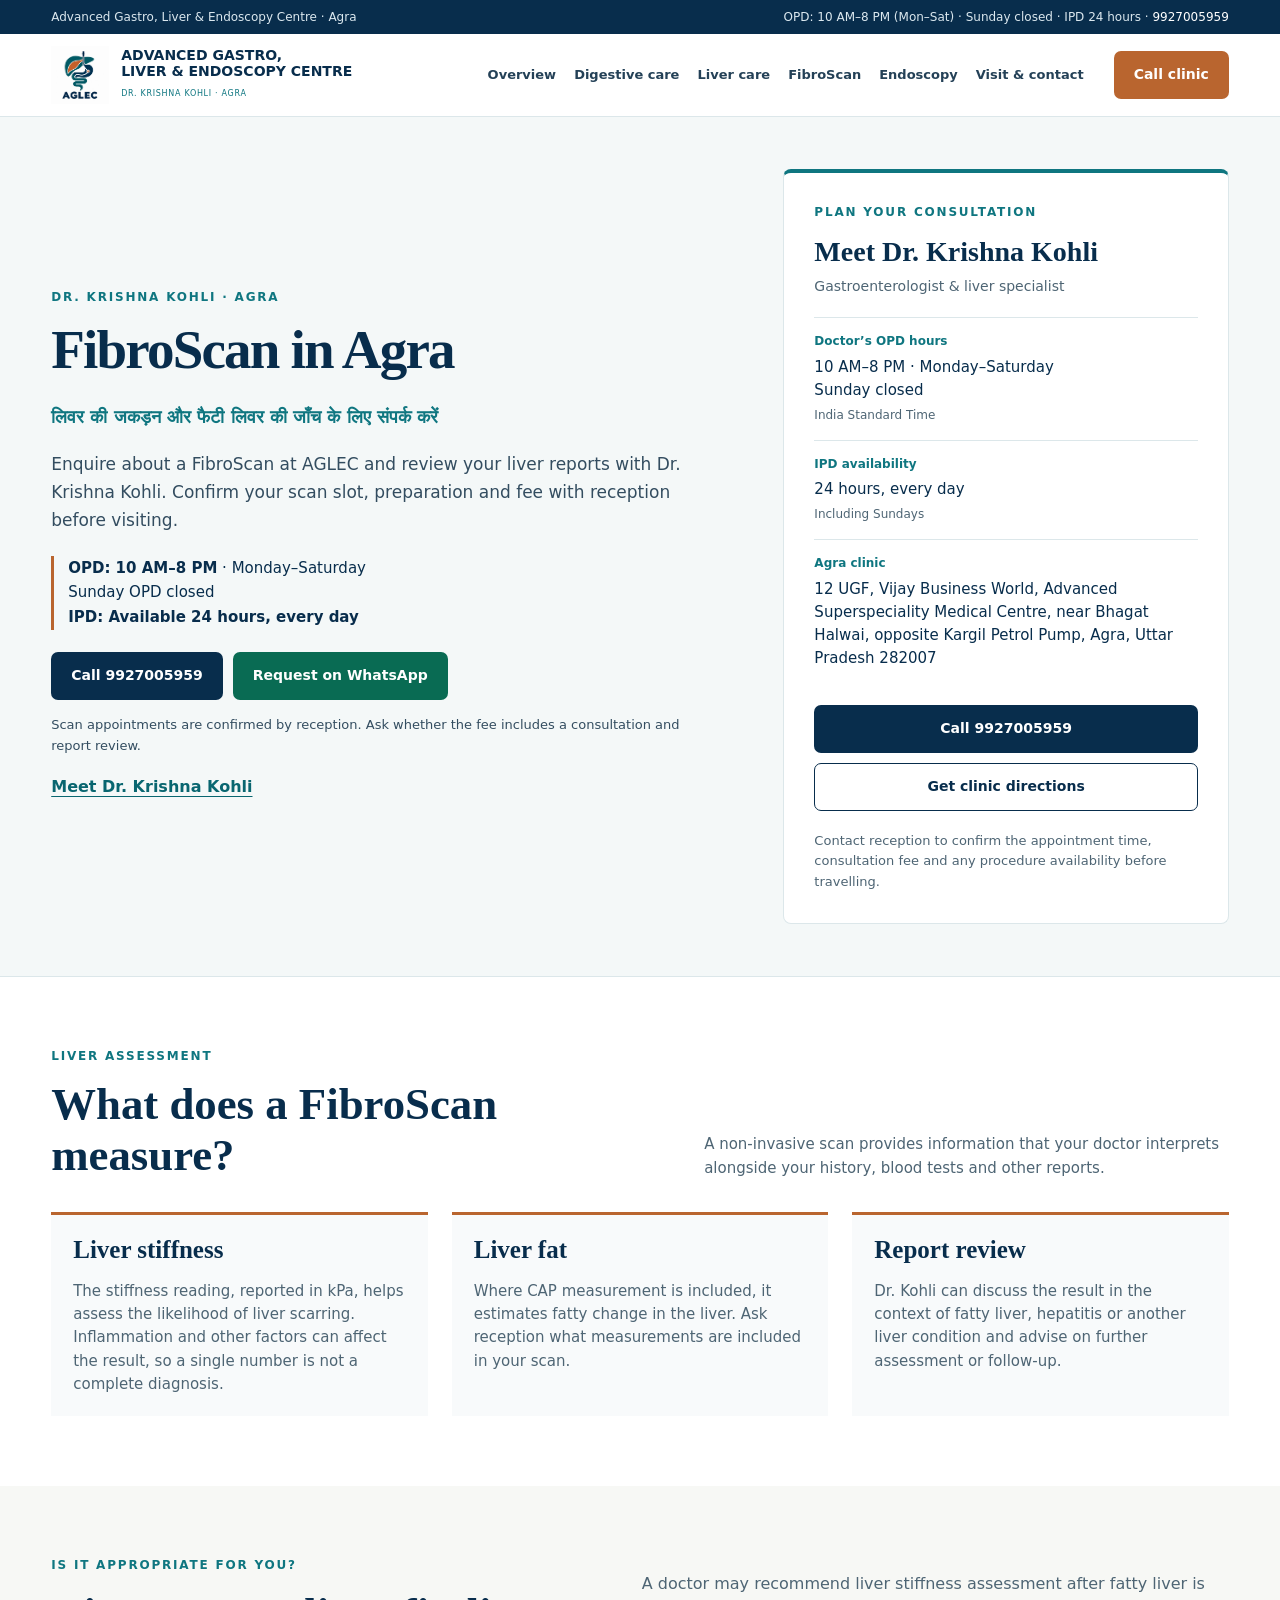
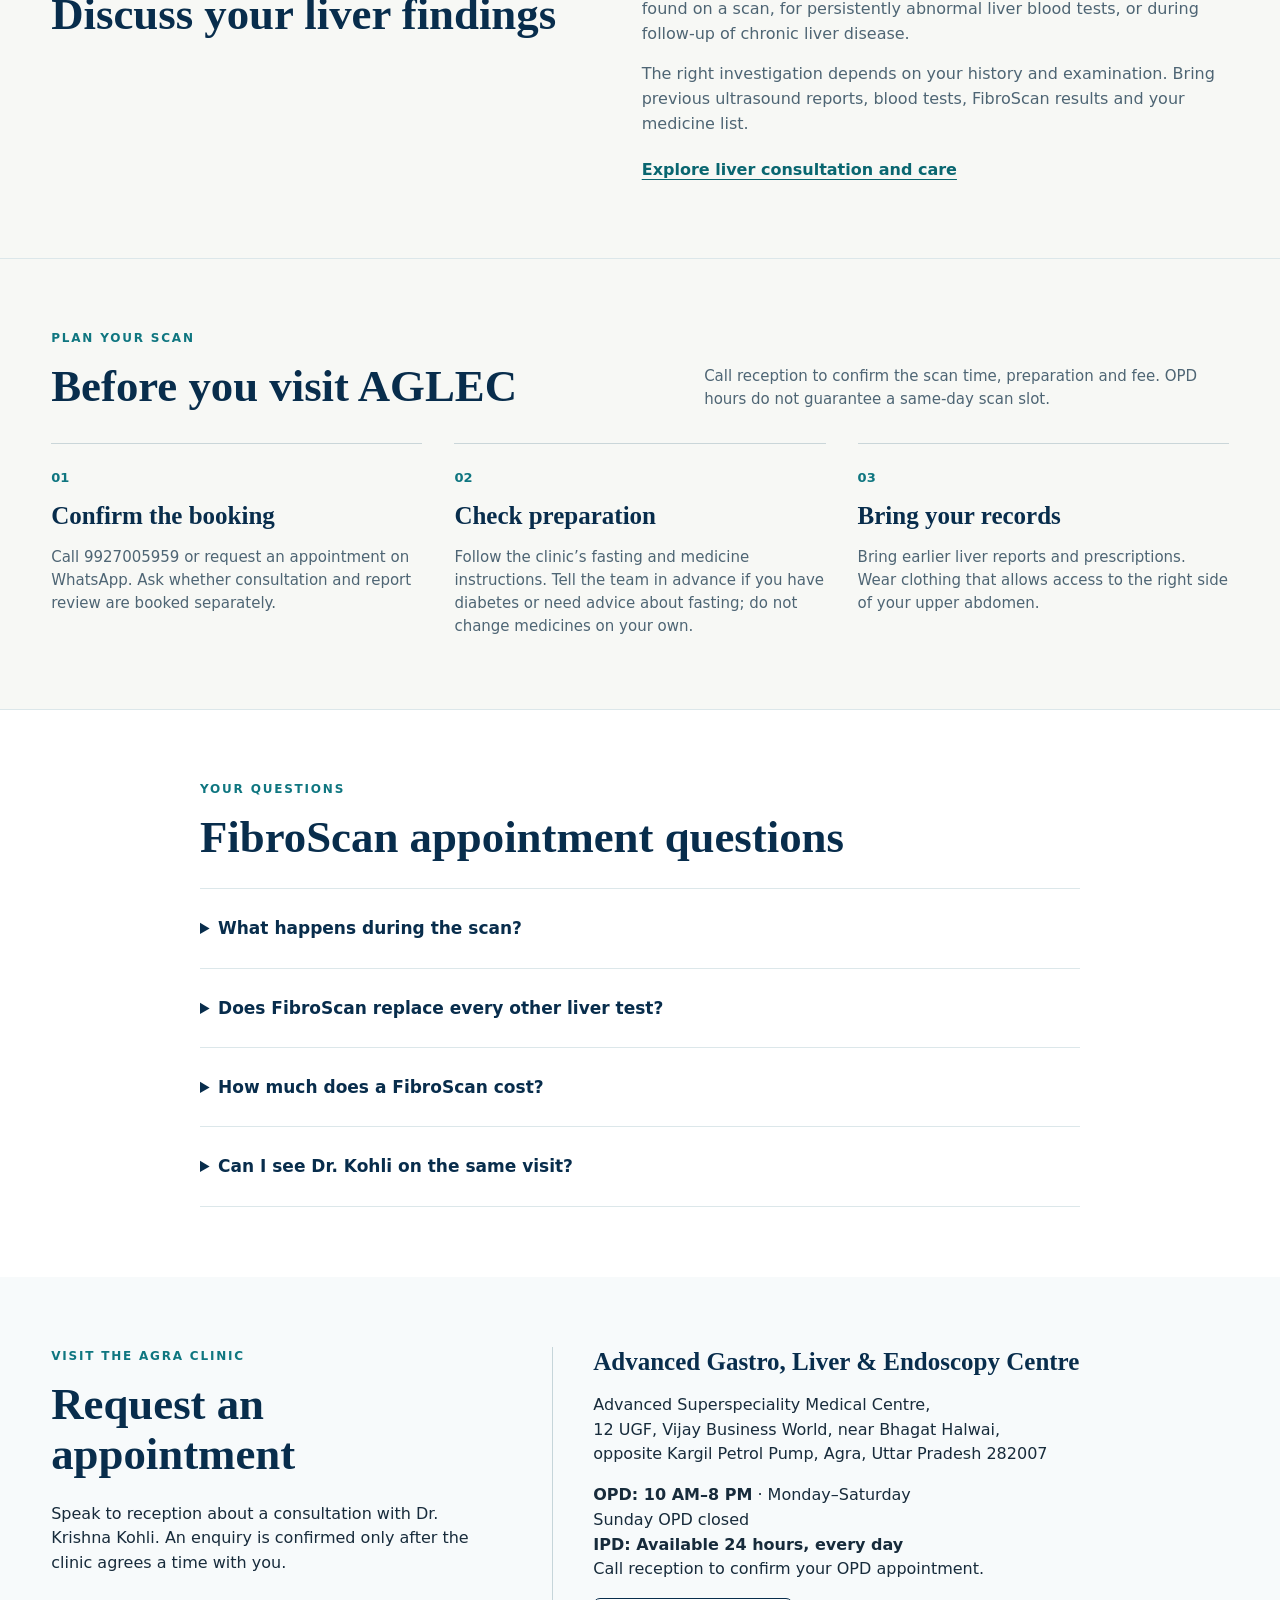
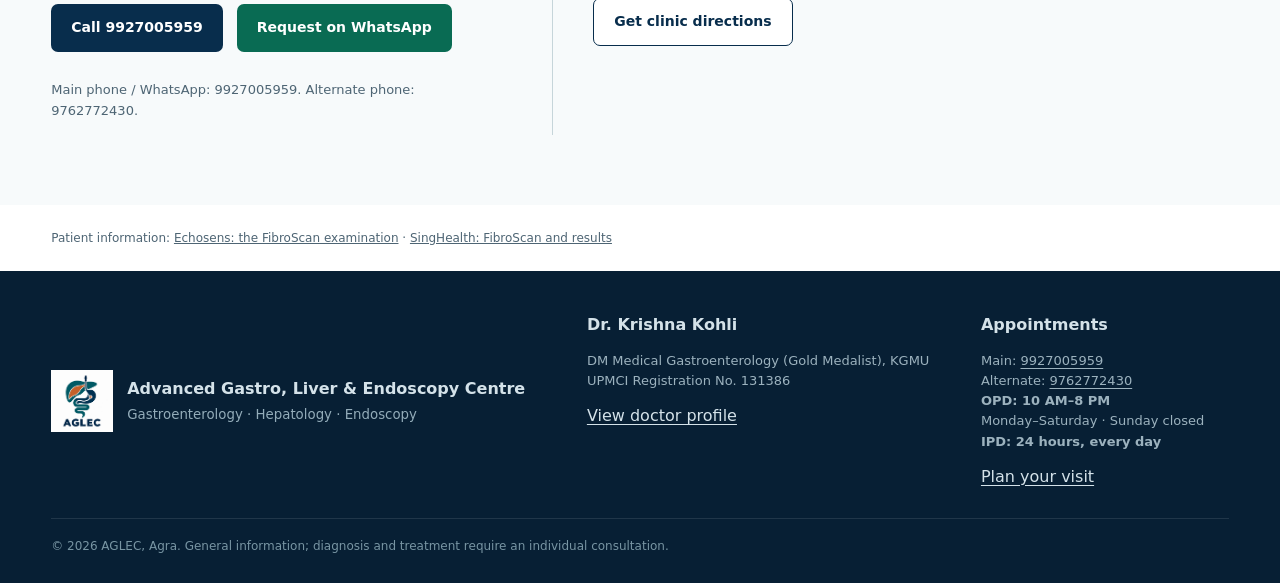
<file: fibroscan-agra.html>
<!DOCTYPE html>

<html lang="en-IN"><head><meta charset="utf-8"/><meta content="width=device-width, initial-scale=1, viewport-fit=cover" name="viewport"/><meta content="#082d4c" name="theme-color"/><meta content="index,follow,max-image-preview:large" name="robots"/><title>FibroScan in Agra | Liver Assessment | Dr. Krishna Kohli</title><meta content="FibroScan in Agra at AGLEC. Discuss liver stiffness assessment and report review with Dr. Krishna Kohli. Call 9927005959 for preparation, fees and booking." name="description"/><link href="https://www.bestgastroenterologistinagra.com/fibroscan-agra.html" rel="canonical"/><meta content="website" property="og:type"/><meta content="FibroScan in Agra | Liver Assessment | Dr. Krishna Kohli" property="og:title"/><meta content="FibroScan in Agra at AGLEC. Discuss liver stiffness assessment and report review with Dr. Krishna Kohli. Call 9927005959 for preparation, fees and booking." property="og:description"/><meta content="https://www.bestgastroenterologistinagra.com/fibroscan-agra.html" property="og:url"/><meta content="https://www.bestgastroenterologistinagra.com/dr-krishna-kohli.jpg" property="og:image"/><link href="aglec-logo.jpg" rel="icon"/><link href="styles.css?v=20261111-1" rel="stylesheet"/><script defer="" src="script.js?v=20261111-1"></script><script type="application/ld+json">{"@context": "https://schema.org", "@graph": [{"@type": "WebSite", "@id": "https://www.bestgastroenterologistinagra.com/#website", "url": "https://www.bestgastroenterologistinagra.com/", "name": "Advanced Gastro, Liver & Endoscopy Centre", "alternateName": "AGLEC", "inLanguage": "en-IN"}, {"@type": "MedicalClinic", "@id": "https://www.bestgastroenterologistinagra.com/#clinic", "name": "Advanced Gastro, Liver & Endoscopy Centre", "alternateName": "AGLEC", "url": "https://www.bestgastroenterologistinagra.com/", "image": "https://www.bestgastroenterologistinagra.com/aglec-logo.jpg", "telephone": "+91-9927005959", "medicalSpecialty": ["Gastroenterology", "Hepatology"], "address": {"@type": "PostalAddress", "streetAddress": "12 UGF, Vijay Business World, Advanced Superspeciality Medical Centre, Near Bhagat Halwai, Opp. Kargil Petrol Pump", "postalCode": "282007", "addressLocality": "Agra", "addressRegion": "Uttar Pradesh", "addressCountry": "IN"}, "contactPoint": [{"@type": "ContactPoint", "telephone": "+91-9927005959", "contactType": "appointments"}, {"@type": "ContactPoint", "telephone": "+91-9762772430", "contactType": "alternate contact"}], "employee": {"@id": "https://www.bestgastroenterologistinagra.com/#doctor"}, "description": "Gastroenterology, liver treatment and digestive care in Agra. Endoscopy, colonoscopy, sigmoidoscopy, balloon-assisted enteroscopy and ERCP services. Doctor’s OPD: 10 AM–8 PM, Monday–Saturday; Sunday closed. IPD available 24 hours every day, including Sunday.", "department": [{"@type": "MedicalClinic", "@id": "https://www.bestgastroenterologistinagra.com/#opd", "name": "AGLEC Outpatient Department (OPD)", "telephone": "+91-9927005959", "address": {"@type": "PostalAddress", "streetAddress": "12 UGF, Vijay Business World, Advanced Superspeciality Medical Centre, Near Bhagat Halwai, Opp. Kargil Petrol Pump", "postalCode": "282007", "addressLocality": "Agra", "addressRegion": "Uttar Pradesh", "addressCountry": "IN"}, "openingHoursSpecification": [{"@type": "OpeningHoursSpecification", "dayOfWeek": ["Monday", "Tuesday", "Wednesday", "Thursday", "Friday", "Saturday"], "opens": "10:00", "closes": "20:00"}, {"@type": "OpeningHoursSpecification", "dayOfWeek": "Sunday", "opens": "00:00", "closes": "00:00"}]}, {"@type": "MedicalClinic", "@id": "https://www.bestgastroenterologistinagra.com/#ipd", "name": "AGLEC Inpatient Department (IPD)", "telephone": "+91-9927005959", "address": {"@type": "PostalAddress", "streetAddress": "12 UGF, Vijay Business World, Advanced Superspeciality Medical Centre, Near Bhagat Halwai, Opp. Kargil Petrol Pump", "postalCode": "282007", "addressLocality": "Agra", "addressRegion": "Uttar Pradesh", "addressCountry": "IN"}, "openingHoursSpecification": [{"@type": "OpeningHoursSpecification", "dayOfWeek": ["Monday", "Tuesday", "Wednesday", "Thursday", "Friday", "Saturday", "Sunday"], "opens": "00:00", "closes": "23:59"}]}]}, {"@type": "Physician", "@id": "https://www.bestgastroenterologistinagra.com/#doctor", "name": "Dr. Krishna Kohli", "image": "https://www.bestgastroenterologistinagra.com/dr-krishna-kohli.jpg", "medicalSpecialty": ["Gastroenterology", "Hepatology"], "description": "Consultant Gastroenterologist. MBBS, MD (Internal Medicine), DM Medical Gastroenterology (Gold Medalist), KGMU. Assistant Professor, SN Medical College, Agra. Ex-Assistant Professor, KGMU. Services include diagnostic and therapeutic endoscopy, colonoscopy, sigmoidoscopy, balloon-assisted enteroscopy and ERCP. UPMCI Registration No. 131386. OPD: 10 AM–8 PM, Monday–Saturday; Sunday closed.", "worksFor": {"@id": "https://www.bestgastroenterologistinagra.com/#clinic"}, "openingHoursSpecification": [{"@type": "OpeningHoursSpecification", "dayOfWeek": ["Monday", "Tuesday", "Wednesday", "Thursday", "Friday", "Saturday"], "opens": "10:00", "closes": "20:00"}, {"@type": "OpeningHoursSpecification", "dayOfWeek": "Sunday", "opens": "00:00", "closes": "00:00"}], "telephone": "+91-9927005959"}]}</script><meta name="aglec-release" content="20261125-services"/></head><body><a class="skip-link" href="#main-content">Skip to content</a>
<div class="topbar"><div class="wrap topbar-row"><span>Advanced Gastro, Liver &amp; Endoscopy Centre · Agra</span><span>OPD: 10 AM–8 PM (Mon–Sat) · Sunday closed · IPD 24 hours · <a href="tel:+919927005959">9927005959</a></span></div></div>
<header class="header"><div class="wrap header-row"><a aria-label="AGLEC home" class="brand" href="index.html"><img alt="AGLEC" height="58" src="aglec-logo.jpg" width="58"/><div><strong>ADVANCED GASTRO,<br/>LIVER &amp; ENDOSCOPY CENTRE</strong><small>DR. KRISHNA KOHLI · AGRA</small></div></a><nav aria-label="Main navigation" class="desktop-nav"><a href="index.html">Overview</a><a href="digestive-care-agra.html">Digestive care</a><a href="liver-specialist-agra.html">Liver care</a><a href="fibroscan-agra.html">FibroScan</a><a href="endoscopy-agra.html">Endoscopy</a><a href="contact.html">Visit &amp; contact</a></nav><a class="book top-book" href="tel:+919927005959">Call clinic</a><button aria-controls="mobileMenu" aria-expanded="false" aria-label="Open menu" class="menu-btn" id="menuBtn" type="button">Menu</button></div><nav aria-label="Mobile navigation" class="mobile-menu" id="mobileMenu"><a href="index.html">Overview</a><a href="digestive-care-agra.html">Digestive care</a><a href="liver-specialist-agra.html">Liver care</a><a href="fibroscan-agra.html">FibroScan</a><a href="endoscopy-agra.html">Endoscopy</a><a href="contact.html">Visit &amp; contact</a></nav></header><main id="main-content"><section class="hero landing-hero"><div class="wrap landing-grid"><div class="hero-copy"><div class="eyebrow">DR. KRISHNA KOHLI · AGRA</div><h1>FibroScan in Agra</h1><p class="hindi" lang="hi">लिवर की जकड़न और फैटी लिवर की जाँच के लिए संपर्क करें</p><p>Enquire about a FibroScan at AGLEC and review your liver reports with Dr. Krishna Kohli. Confirm your scan slot, preparation and fee with reception before visiting.</p><p class="hero-hours"><strong>OPD: 10 AM–8 PM</strong> · Monday–Saturday<br/>Sunday OPD closed<br/><strong>IPD: Available 24 hours, every day</strong></p><div class="actions"><a class="book" href="tel:+919927005959">Call 9927005959</a><a class="whatsapp" href="https://wa.me/919927005959?text=Hello%2C%20I%20would%20like%20to%20request%20an%20appointment%20with%20Dr.%20Krishna%20Kohli%20at%20AGLEC%2C%20Agra.%20Please%20confirm%20the%20consultation%20time%20and%20fee." rel="noopener" target="_blank">Request on WhatsApp</a></div><p class="small">Scan appointments are confirmed by reception. Ask whether the fee includes a consultation and report review.</p><a class="text-link" href="index.html#doctor">Meet Dr. Krishna Kohli</a></div><aside aria-label="Appointment information" class="appointment-card"><div class="eyebrow">PLAN YOUR CONSULTATION</div><h2>Meet Dr. Krishna Kohli</h2><p>Gastroenterologist &amp; liver specialist</p><dl><div><dt>Doctor’s OPD hours</dt><dd>10 AM–8 PM · Monday–Saturday<br/>Sunday closed<br/><span>India Standard Time</span></dd></div><div><dt>IPD availability</dt><dd>24 hours, every day<br/><span>Including Sundays</span></dd></div><div><dt>Agra clinic</dt><dd>12 UGF, Vijay Business World, Advanced Superspeciality Medical Centre, near Bhagat Halwai, opposite Kargil Petrol Pump, Agra, Uttar Pradesh 282007</dd></div></dl><a class="book" href="tel:+919927005959">Call 9927005959</a><a class="outline" href="https://www.google.com/maps/dir/?api=1&amp;destination=Dr.+Krishna+Kohli+-+DM+Gastroenterology+(Gold+Medalist)+KGMU,+Advanced+Superspeciality+Medical+Centre,+12+UGF,+Vijay+Business+World,+Near+Bhagat+Halwai,+Opp.+Kargil+Petrol+Pump,+Agra,+Uttar+Pradesh,+282007&amp;destination_place_id=ChIJNYV8R8t3dDkRwiCrJwYga7k" rel="noopener" target="_blank">Get clinic directions</a><p class="small">Contact reception to confirm the appointment time, consultation fee and any procedure availability before travelling.</p></aside></div></section><section class="section"><div class="wrap"><div class="section-head"><div><div class="eyebrow">LIVER ASSESSMENT</div><h2>What does a FibroScan measure?</h2></div><p>A non-invasive scan provides information that your doctor interprets alongside your history, blood tests and other reports.</p></div><div class="care-grid"><article><h3>Liver stiffness</h3><p>The stiffness reading, reported in kPa, helps assess the likelihood of liver scarring. Inflammation and other factors can affect the result, so a single number is not a complete diagnosis.</p></article><article><h3>Liver fat</h3><p>Where CAP measurement is included, it estimates fatty change in the liver. Ask reception what measurements are included in your scan.</p></article><article><h3>Report review</h3><p>Dr. Kohli can discuss the result in the context of fatty liver, hepatitis or another liver condition and advise on further assessment or follow-up.</p></article></div></div></section>
<section class="section soft"><div class="wrap two-col"><div><div class="eyebrow">IS IT APPROPRIATE FOR YOU?</div><h2>Discuss your liver findings</h2></div><div><p>A doctor may recommend liver stiffness assessment after fatty liver is found on a scan, for persistently abnormal liver blood tests, or during follow-up of chronic liver disease.</p><p>The right investigation depends on your history and examination. Bring previous ultrasound reports, blood tests, FibroScan results and your medicine list.</p><a class="text-link" href="liver-specialist-agra.html">Explore liver consultation and care</a></div></div></section>
<section class="section preparation"><div class="wrap"><div class="section-head"><div><div class="eyebrow">PLAN YOUR SCAN</div><h2>Before you visit AGLEC</h2></div><p>Call reception to confirm the scan time, preparation and fee. OPD hours do not guarantee a same-day scan slot.</p></div><ol class="step-grid"><li><h3>Confirm the booking</h3><p>Call 9927005959 or request an appointment on WhatsApp. Ask whether consultation and report review are booked separately.</p></li><li><h3>Check preparation</h3><p>Follow the clinic’s fasting and medicine instructions. Tell the team in advance if you have diabetes or need advice about fasting; do not change medicines on your own.</p></li><li><h3>Bring your records</h3><p>Bring earlier liver reports and prescriptions. Wear clothing that allows access to the right side of your upper abdomen.</p></li></ol></div></section>
<section class="section faq"><div class="wrap narrow"><div class="eyebrow">YOUR QUESTIONS</div><h2>FibroScan appointment questions</h2><details><summary>What happens during the scan?</summary><p>You lie on an examination couch while an operator places a probe on the skin over the liver. You may feel brief vibrations. The test does not involve a needle or sedation.</p></details><details><summary>Does FibroScan replace every other liver test?</summary><p>No. It adds information about liver stiffness and, where measured, fat. Your doctor interprets it with your medical history and other tests and may recommend further investigations.</p></details><details><summary>How much does a FibroScan cost?</summary><p>Reception will confirm the current fee and what it includes. Call before travelling; this website does not take payment or reserve a scan automatically.</p></details><details><summary>Can I see Dr. Kohli on the same visit?</summary><p>Ask reception to arrange both appointments. Dr. Kohli’s OPD is Monday–Saturday, 10 AM–8 PM; Sunday OPD is closed. Scan timings must be confirmed separately.</p></details></div></section><section class="section contact" id="contact"><div class="wrap contact-grid"><div><div class="eyebrow">VISIT THE AGRA CLINIC</div><h2>Request an appointment</h2><p>Speak to reception about a consultation with Dr. Krishna Kohli. An enquiry is confirmed only after the clinic agrees a time with you.</p><div class="actions"><a class="book" href="tel:+919927005959">Call 9927005959</a><a class="whatsapp" href="https://wa.me/919927005959?text=Hello%2C%20I%20would%20like%20to%20request%20an%20appointment%20with%20Dr.%20Krishna%20Kohli%20at%20AGLEC%2C%20Agra.%20Please%20confirm%20the%20consultation%20time%20and%20fee." rel="noopener" target="_blank">Request on WhatsApp</a></div><p class="small">Main phone / WhatsApp: <a href="tel:+919927005959">9927005959</a>. Alternate phone: <a href="tel:+919762772430">9762772430</a>.</p></div><div class="visit-details"><h3>Advanced Gastro, Liver &amp; Endoscopy Centre</h3><p>Advanced Superspeciality Medical Centre,<br/>12 UGF, Vijay Business World, near Bhagat Halwai,<br/>opposite Kargil Petrol Pump, Agra, Uttar Pradesh 282007</p><p><strong>OPD: 10 AM–8 PM</strong> · Monday–Saturday<br/>Sunday OPD closed<br/><strong>IPD: Available 24 hours, every day</strong><br/>Call reception to confirm your OPD appointment.</p><a class="outline" href="https://www.google.com/maps/dir/?api=1&amp;destination=Dr.+Krishna+Kohli+-+DM+Gastroenterology+(Gold+Medalist)+KGMU,+Advanced+Superspeciality+Medical+Centre,+12+UGF,+Vijay+Business+World,+Near+Bhagat+Halwai,+Opp.+Kargil+Petrol+Pump,+Agra,+Uttar+Pradesh,+282007&amp;destination_place_id=ChIJNYV8R8t3dDkRwiCrJwYga7k" rel="noopener" target="_blank">Get clinic directions</a></div></div></section><div class="wrap source-note">Patient information: <a href="https://www.echosens.com/fibroscanliverexamination/" rel="noopener" target="_blank">Echosens: the FibroScan examination</a> · <a href="https://www.singhealth.com.sg/tests-procedures/fibroscan" rel="noopener" target="_blank">SingHealth: FibroScan and results</a></div></main><footer><div class="wrap footer-grid"><div class="footer-brand"><img alt="AGLEC" height="62" loading="lazy" src="aglec-logo.jpg" width="62"/><div><strong>Advanced Gastro, Liver &amp; Endoscopy Centre</strong><small>Gastroenterology · Hepatology · Endoscopy</small></div></div><div><strong>Dr. Krishna Kohli</strong><p>DM Medical Gastroenterology (Gold Medalist), KGMU<br/>UPMCI Registration No. 131386</p><a href="index.html#doctor">View doctor profile</a></div><div><strong>Appointments</strong><p>Main: <a href="tel:+919927005959">9927005959</a><br/>Alternate: <a href="tel:+919762772430">9762772430</a><br/><strong>OPD: 10 AM–8 PM</strong><br/>Monday–Saturday · Sunday closed<br/><strong>IPD: 24 hours, every day</strong></p><a href="contact.html">Plan your visit</a></div></div><div class="wrap copyright">© 2026 AGLEC, Agra. General information; diagnosis and treatment require an individual consultation.</div></footer>
<nav aria-label="Quick clinic contact" class="mobile-actions"><a href="tel:+919927005959">Call clinic<strong>9927005959</strong></a><a href="https://wa.me/919927005959?text=Hello%2C%20I%20would%20like%20to%20request%20an%20appointment%20with%20Dr.%20Krishna%20Kohli%20at%20AGLEC%2C%20Agra.%20Please%20confirm%20the%20consultation%20time%20and%20fee." rel="noopener" target="_blank">WhatsApp<strong>Appointment request</strong></a><a href="https://www.google.com/maps/dir/?api=1&amp;destination=Dr.+Krishna+Kohli+-+DM+Gastroenterology+(Gold+Medalist)+KGMU,+Advanced+Superspeciality+Medical+Centre,+12+UGF,+Vijay+Business+World,+Near+Bhagat+Halwai,+Opp.+Kargil+Petrol+Pump,+Agra,+Uttar+Pradesh,+282007&amp;destination_place_id=ChIJNYV8R8t3dDkRwiCrJwYga7k" rel="noopener" target="_blank">Directions<strong>Agra clinic</strong></a></nav></body></html>
</file>
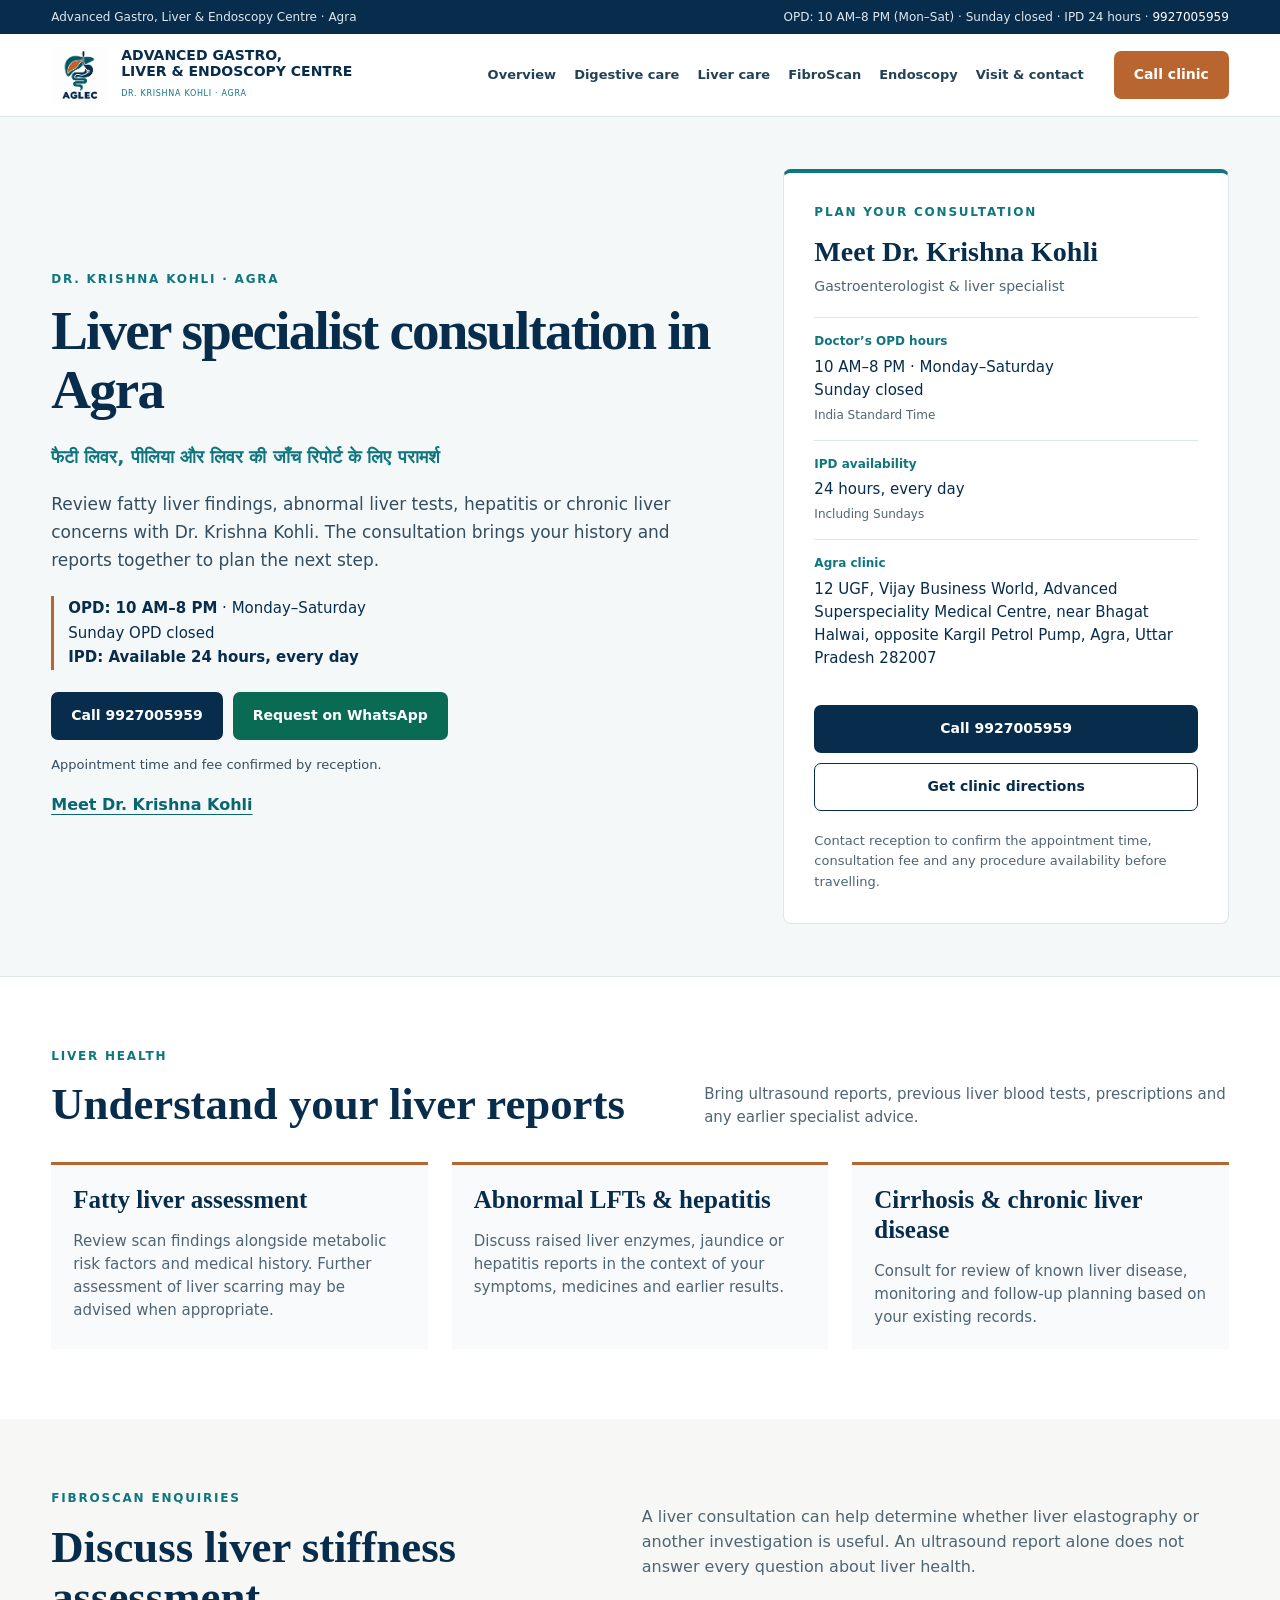
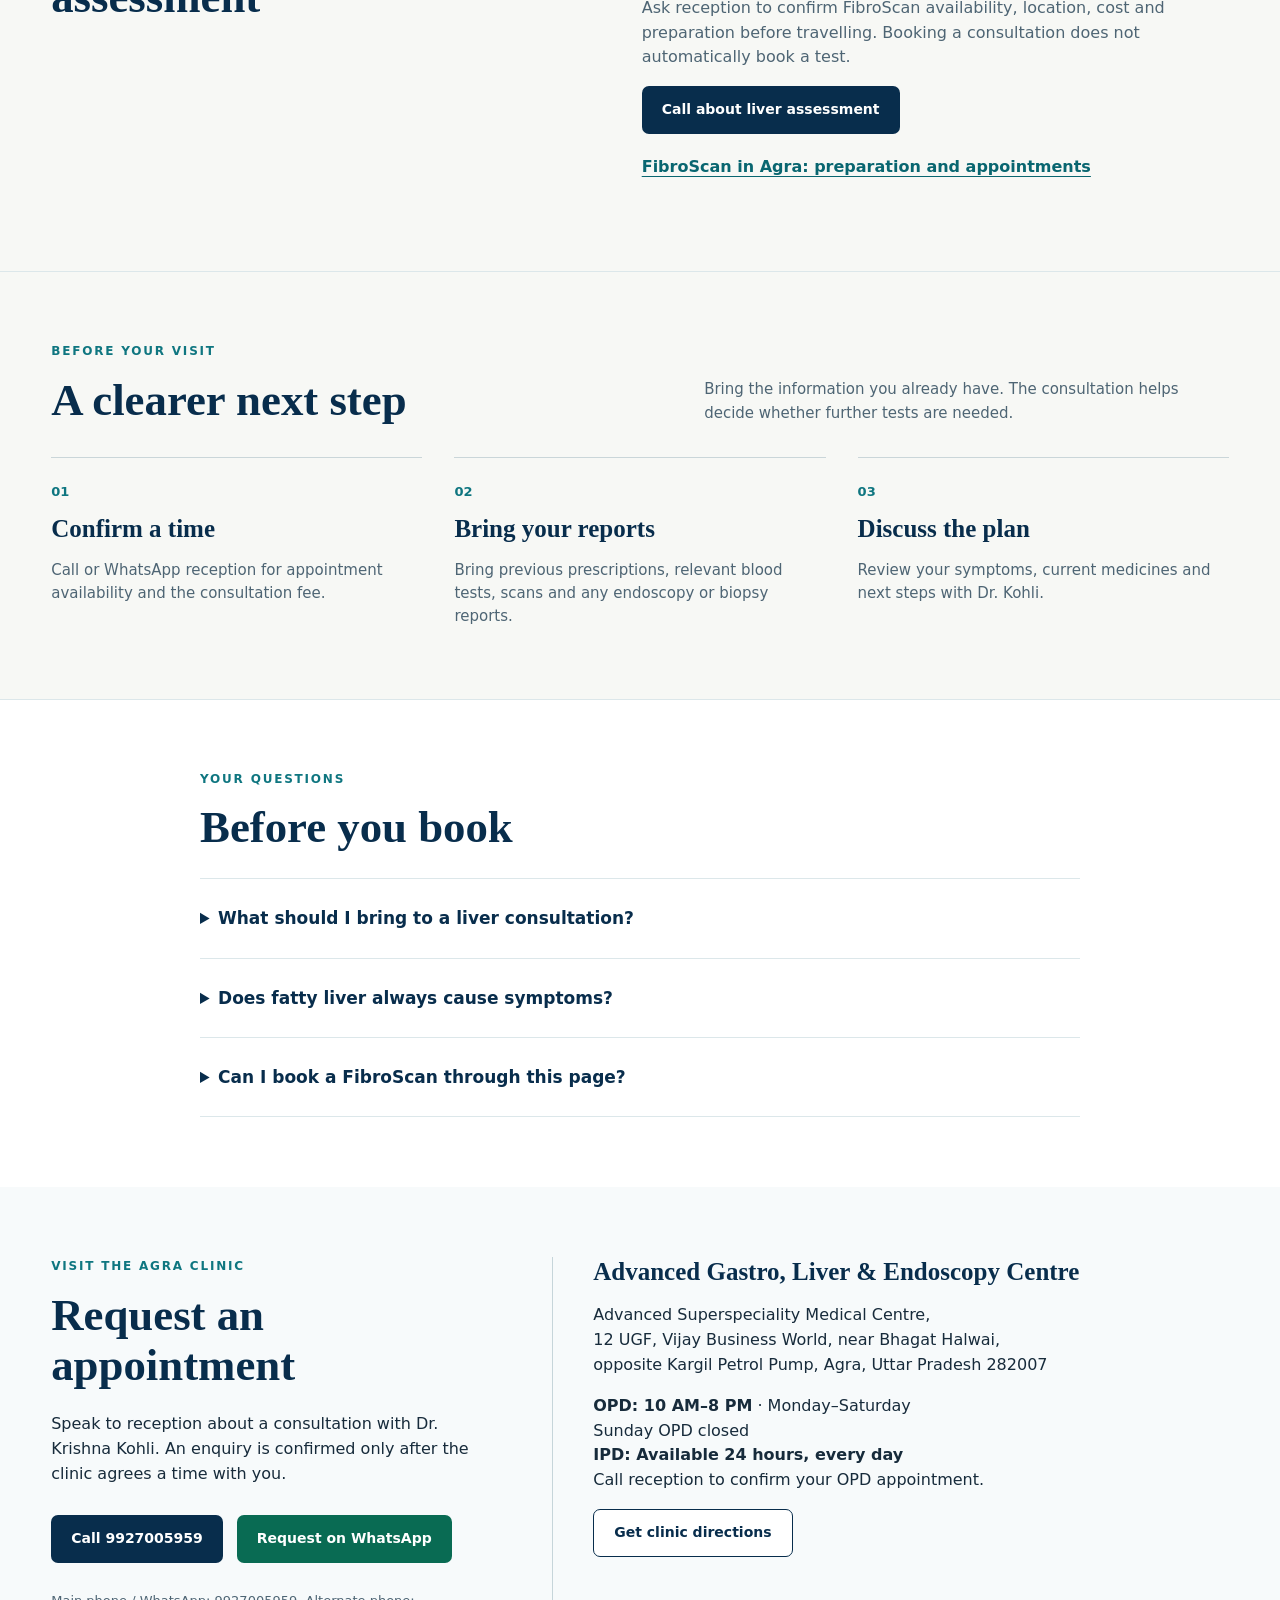
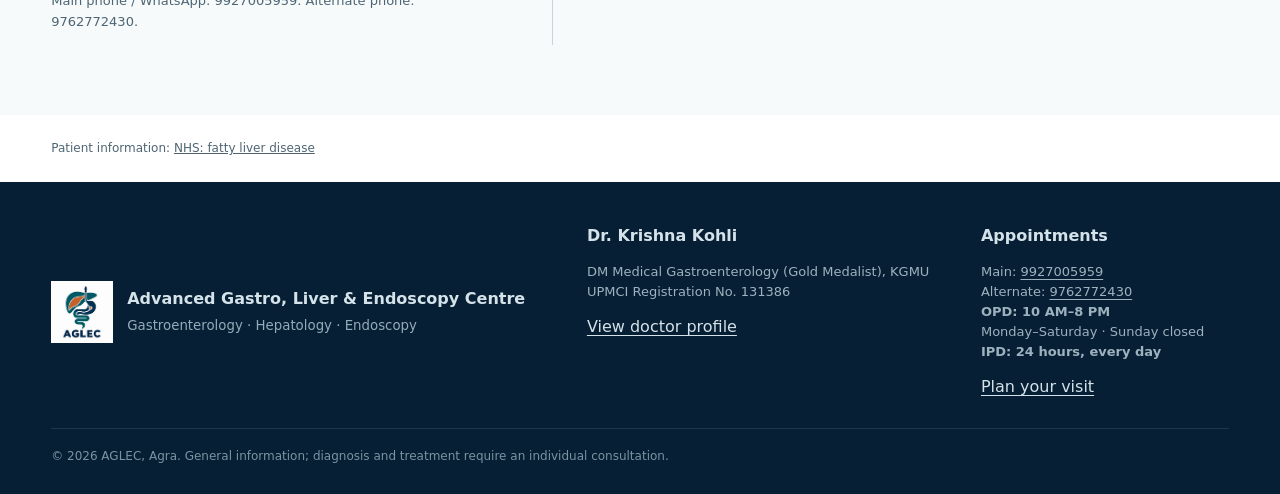
<file: liver-specialist-agra.html>
<!DOCTYPE html>

<html lang="en-IN"><head><meta charset="utf-8"/><meta content="width=device-width, initial-scale=1, viewport-fit=cover" name="viewport"/><meta content="#082d4c" name="theme-color"/><meta content="index,follow,max-image-preview:large" name="robots"/><title>Liver Specialist in Agra | Dr. Krishna Kohli | AGLEC</title><meta content="Liver consultation in Agra for fatty liver, abnormal liver tests, hepatitis or cirrhosis concerns. Meet Dr. Krishna Kohli. Appointments: 9927005959." name="description"/><link href="https://www.bestgastroenterologistinagra.com/liver-specialist-agra.html" rel="canonical"/><meta content="website" property="og:type"/><meta content="Liver Specialist in Agra | Dr. Krishna Kohli | AGLEC" property="og:title"/><meta content="Liver consultation in Agra for fatty liver, abnormal liver tests, hepatitis or cirrhosis concerns. Meet Dr. Krishna Kohli. Appointments: 9927005959." property="og:description"/><meta content="https://www.bestgastroenterologistinagra.com/liver-specialist-agra.html" property="og:url"/><meta content="https://www.bestgastroenterologistinagra.com/dr-krishna-kohli.jpg" property="og:image"/><link href="aglec-logo.jpg" rel="icon"/><link href="styles.css?v=20261111-1" rel="stylesheet"/><script defer="" src="script.js?v=20261111-1"></script><script type="application/ld+json">{"@context": "https://schema.org", "@graph": [{"@type": "WebSite", "@id": "https://www.bestgastroenterologistinagra.com/#website", "url": "https://www.bestgastroenterologistinagra.com/", "name": "Advanced Gastro, Liver & Endoscopy Centre", "alternateName": "AGLEC", "inLanguage": "en-IN"}, {"@type": "MedicalClinic", "@id": "https://www.bestgastroenterologistinagra.com/#clinic", "name": "Advanced Gastro, Liver & Endoscopy Centre", "alternateName": "AGLEC", "url": "https://www.bestgastroenterologistinagra.com/", "image": "https://www.bestgastroenterologistinagra.com/aglec-logo.jpg", "telephone": "+91-9927005959", "medicalSpecialty": ["Gastroenterology", "Hepatology"], "address": {"@type": "PostalAddress", "streetAddress": "12 UGF, Vijay Business World, Advanced Superspeciality Medical Centre, Near Bhagat Halwai, Opp. Kargil Petrol Pump", "postalCode": "282007", "addressLocality": "Agra", "addressRegion": "Uttar Pradesh", "addressCountry": "IN"}, "contactPoint": [{"@type": "ContactPoint", "telephone": "+91-9927005959", "contactType": "appointments"}, {"@type": "ContactPoint", "telephone": "+91-9762772430", "contactType": "alternate contact"}], "employee": {"@id": "https://www.bestgastroenterologistinagra.com/#doctor"}, "description": "Gastroenterology, liver treatment and digestive care in Agra. Endoscopy, colonoscopy, sigmoidoscopy, balloon-assisted enteroscopy and ERCP services. Doctor’s OPD: 10 AM–8 PM, Monday–Saturday; Sunday closed. IPD available 24 hours every day, including Sunday.", "department": [{"@type": "MedicalClinic", "@id": "https://www.bestgastroenterologistinagra.com/#opd", "name": "AGLEC Outpatient Department (OPD)", "telephone": "+91-9927005959", "address": {"@type": "PostalAddress", "streetAddress": "12 UGF, Vijay Business World, Advanced Superspeciality Medical Centre, Near Bhagat Halwai, Opp. Kargil Petrol Pump", "postalCode": "282007", "addressLocality": "Agra", "addressRegion": "Uttar Pradesh", "addressCountry": "IN"}, "openingHoursSpecification": [{"@type": "OpeningHoursSpecification", "dayOfWeek": ["Monday", "Tuesday", "Wednesday", "Thursday", "Friday", "Saturday"], "opens": "10:00", "closes": "20:00"}, {"@type": "OpeningHoursSpecification", "dayOfWeek": "Sunday", "opens": "00:00", "closes": "00:00"}]}, {"@type": "MedicalClinic", "@id": "https://www.bestgastroenterologistinagra.com/#ipd", "name": "AGLEC Inpatient Department (IPD)", "telephone": "+91-9927005959", "address": {"@type": "PostalAddress", "streetAddress": "12 UGF, Vijay Business World, Advanced Superspeciality Medical Centre, Near Bhagat Halwai, Opp. Kargil Petrol Pump", "postalCode": "282007", "addressLocality": "Agra", "addressRegion": "Uttar Pradesh", "addressCountry": "IN"}, "openingHoursSpecification": [{"@type": "OpeningHoursSpecification", "dayOfWeek": ["Monday", "Tuesday", "Wednesday", "Thursday", "Friday", "Saturday", "Sunday"], "opens": "00:00", "closes": "23:59"}]}]}, {"@type": "Physician", "@id": "https://www.bestgastroenterologistinagra.com/#doctor", "name": "Dr. Krishna Kohli", "image": "https://www.bestgastroenterologistinagra.com/dr-krishna-kohli.jpg", "medicalSpecialty": ["Gastroenterology", "Hepatology"], "description": "Consultant Gastroenterologist. MBBS, MD (Internal Medicine), DM Medical Gastroenterology (Gold Medalist), KGMU. Assistant Professor, SN Medical College, Agra. Ex-Assistant Professor, KGMU. Services include diagnostic and therapeutic endoscopy, colonoscopy, sigmoidoscopy, balloon-assisted enteroscopy and ERCP. UPMCI Registration No. 131386. OPD: 10 AM–8 PM, Monday–Saturday; Sunday closed.", "worksFor": {"@id": "https://www.bestgastroenterologistinagra.com/#clinic"}, "openingHoursSpecification": [{"@type": "OpeningHoursSpecification", "dayOfWeek": ["Monday", "Tuesday", "Wednesday", "Thursday", "Friday", "Saturday"], "opens": "10:00", "closes": "20:00"}, {"@type": "OpeningHoursSpecification", "dayOfWeek": "Sunday", "opens": "00:00", "closes": "00:00"}], "telephone": "+91-9927005959"}]}</script><meta name="aglec-release" content="20261125-services"/></head><body><a class="skip-link" href="#main-content">Skip to content</a>
<div class="topbar"><div class="wrap topbar-row"><span>Advanced Gastro, Liver &amp; Endoscopy Centre · Agra</span><span>OPD: 10 AM–8 PM (Mon–Sat) · Sunday closed · IPD 24 hours · <a href="tel:+919927005959">9927005959</a></span></div></div>
<header class="header"><div class="wrap header-row"><a aria-label="AGLEC home" class="brand" href="index.html"><img alt="AGLEC" height="58" src="aglec-logo.jpg" width="58"/><div><strong>ADVANCED GASTRO,<br/>LIVER &amp; ENDOSCOPY CENTRE</strong><small>DR. KRISHNA KOHLI · AGRA</small></div></a><nav aria-label="Main navigation" class="desktop-nav"><a href="index.html">Overview</a><a href="digestive-care-agra.html">Digestive care</a><a href="liver-specialist-agra.html">Liver care</a><a href="fibroscan-agra.html">FibroScan</a><a href="endoscopy-agra.html">Endoscopy</a><a href="contact.html">Visit &amp; contact</a></nav><a class="book top-book" href="tel:+919927005959">Call clinic</a><button aria-controls="mobileMenu" aria-expanded="false" aria-label="Open menu" class="menu-btn" id="menuBtn" type="button">Menu</button></div><nav aria-label="Mobile navigation" class="mobile-menu" id="mobileMenu"><a href="index.html">Overview</a><a href="digestive-care-agra.html">Digestive care</a><a href="liver-specialist-agra.html">Liver care</a><a href="fibroscan-agra.html">FibroScan</a><a href="endoscopy-agra.html">Endoscopy</a><a href="contact.html">Visit &amp; contact</a></nav></header><main id="main-content"><section class="hero landing-hero"><div class="wrap landing-grid"><div class="hero-copy"><div class="eyebrow">DR. KRISHNA KOHLI · AGRA</div><h1>Liver specialist consultation in Agra</h1><p class="hindi" lang="hi">फैटी लिवर, पीलिया और लिवर की जाँच रिपोर्ट के लिए परामर्श</p><p>Review fatty liver findings, abnormal liver tests, hepatitis or chronic liver concerns with Dr. Krishna Kohli. The consultation brings your history and reports together to plan the next step.</p><p class="hero-hours"><strong>OPD: 10 AM–8 PM</strong> · Monday–Saturday<br/>Sunday OPD closed<br/><strong>IPD: Available 24 hours, every day</strong></p><div class="actions"><a class="book" href="tel:+919927005959">Call 9927005959</a><a class="whatsapp" href="https://wa.me/919927005959?text=Hello%2C%20I%20would%20like%20to%20request%20an%20appointment%20with%20Dr.%20Krishna%20Kohli%20at%20AGLEC%2C%20Agra.%20Please%20confirm%20the%20consultation%20time%20and%20fee." rel="noopener" target="_blank">Request on WhatsApp</a></div><p class="small">Appointment time and fee confirmed by reception.</p><a class="text-link" href="index.html#doctor">Meet Dr. Krishna Kohli</a></div><aside aria-label="Appointment information" class="appointment-card"><div class="eyebrow">PLAN YOUR CONSULTATION</div><h2>Meet Dr. Krishna Kohli</h2><p>Gastroenterologist &amp; liver specialist</p><dl><div><dt>Doctor’s OPD hours</dt><dd>10 AM–8 PM · Monday–Saturday<br/>Sunday closed<br/><span>India Standard Time</span></dd></div><div><dt>IPD availability</dt><dd>24 hours, every day<br/><span>Including Sundays</span></dd></div><div><dt>Agra clinic</dt><dd>12 UGF, Vijay Business World, Advanced Superspeciality Medical Centre, near Bhagat Halwai, opposite Kargil Petrol Pump, Agra, Uttar Pradesh 282007</dd></div></dl><a class="book" href="tel:+919927005959">Call 9927005959</a><a class="outline" href="https://www.google.com/maps/dir/?api=1&amp;destination=Dr.+Krishna+Kohli+-+DM+Gastroenterology+(Gold+Medalist)+KGMU,+Advanced+Superspeciality+Medical+Centre,+12+UGF,+Vijay+Business+World,+Near+Bhagat+Halwai,+Opp.+Kargil+Petrol+Pump,+Agra,+Uttar+Pradesh,+282007&amp;destination_place_id=ChIJNYV8R8t3dDkRwiCrJwYga7k" rel="noopener" target="_blank">Get clinic directions</a><p class="small">Contact reception to confirm the appointment time, consultation fee and any procedure availability before travelling.</p></aside></div></section><section class="section"><div class="wrap"><div class="section-head"><div><div class="eyebrow">LIVER HEALTH</div><h2>Understand your liver reports</h2></div><p>Bring ultrasound reports, previous liver blood tests, prescriptions and any earlier specialist advice.</p></div><div class="care-grid"><article><h3>Fatty liver assessment</h3><p>Review scan findings alongside metabolic risk factors and medical history. Further assessment of liver scarring may be advised when appropriate.</p></article><article><h3>Abnormal LFTs &amp; hepatitis</h3><p>Discuss raised liver enzymes, jaundice or hepatitis reports in the context of your symptoms, medicines and earlier results.</p></article><article><h3>Cirrhosis &amp; chronic liver disease</h3><p>Consult for review of known liver disease, monitoring and follow-up planning based on your existing records.</p></article></div></div></section><section class="section soft"><div class="wrap two-col"><div><div class="eyebrow">FIBROSCAN ENQUIRIES</div><h2>Discuss liver stiffness assessment</h2></div><div><p>A liver consultation can help determine whether liver elastography or another investigation is useful. An ultrasound report alone does not answer every question about liver health.</p><p>Ask reception to confirm FibroScan availability, location, cost and preparation before travelling. Booking a consultation does not automatically book a test.</p><a class="book" href="tel:+919927005959">Call about liver assessment</a><p><a class="text-link" href="fibroscan-agra.html">FibroScan in Agra: preparation and appointments</a></p></div></div></section><section class="section preparation"><div class="wrap"><div class="section-head"><div><div class="eyebrow">BEFORE YOUR VISIT</div><h2>A clearer next step</h2></div><p>Bring the information you already have. The consultation helps decide whether further tests are needed.</p></div><ol class="step-grid"><li><h3>Confirm a time</h3><p>Call or WhatsApp reception for appointment availability and the consultation fee.</p></li><li><h3>Bring your reports</h3><p>Bring previous prescriptions, relevant blood tests, scans and any endoscopy or biopsy reports.</p></li><li><h3>Discuss the plan</h3><p>Review your symptoms, current medicines and next steps with Dr. Kohli.</p></li></ol></div></section><section class="section faq"><div class="wrap narrow"><div class="eyebrow">YOUR QUESTIONS</div><h2>Before you book</h2><details><summary>What should I bring to a liver consultation?</summary><p>Bring ultrasound or other scan reports, liver blood tests, current medicines and records of any earlier liver treatment.</p></details><details><summary>Does fatty liver always cause symptoms?</summary><p>It may be found on tests done for another reason. Dr. Kohli can review the finding with your medical history and discuss whether further assessment is appropriate.</p></details><details><summary>Can I book a FibroScan through this page?</summary><p>Use the contact buttons to enquire. Reception must confirm availability, location, preparation and the fee; this page does not reserve a procedure slot.</p></details></div></section><section class="section contact" id="contact"><div class="wrap contact-grid"><div><div class="eyebrow">VISIT THE AGRA CLINIC</div><h2>Request an appointment</h2><p>Speak to reception about a consultation with Dr. Krishna Kohli. An enquiry is confirmed only after the clinic agrees a time with you.</p><div class="actions"><a class="book" href="tel:+919927005959">Call 9927005959</a><a class="whatsapp" href="https://wa.me/919927005959?text=Hello%2C%20I%20would%20like%20to%20request%20an%20appointment%20with%20Dr.%20Krishna%20Kohli%20at%20AGLEC%2C%20Agra.%20Please%20confirm%20the%20consultation%20time%20and%20fee." rel="noopener" target="_blank">Request on WhatsApp</a></div><p class="small">Main phone / WhatsApp: <a href="tel:+919927005959">9927005959</a>. Alternate phone: <a href="tel:+919762772430">9762772430</a>.</p></div><div class="visit-details"><h3>Advanced Gastro, Liver &amp; Endoscopy Centre</h3><p>Advanced Superspeciality Medical Centre,<br/>12 UGF, Vijay Business World, near Bhagat Halwai,<br/>opposite Kargil Petrol Pump, Agra, Uttar Pradesh 282007</p><p><strong>OPD: 10 AM–8 PM</strong> · Monday–Saturday<br/>Sunday OPD closed<br/><strong>IPD: Available 24 hours, every day</strong><br/>Call reception to confirm your OPD appointment.</p><a class="outline" href="https://www.google.com/maps/dir/?api=1&amp;destination=Dr.+Krishna+Kohli+-+DM+Gastroenterology+(Gold+Medalist)+KGMU,+Advanced+Superspeciality+Medical+Centre,+12+UGF,+Vijay+Business+World,+Near+Bhagat+Halwai,+Opp.+Kargil+Petrol+Pump,+Agra,+Uttar+Pradesh,+282007&amp;destination_place_id=ChIJNYV8R8t3dDkRwiCrJwYga7k" rel="noopener" target="_blank">Get clinic directions</a></div></div></section><div class="wrap source-note">Patient information: <a href="https://www.nhs.uk/conditions/non-alcoholic-fatty-liver-disease/" rel="noopener" target="_blank">NHS: fatty liver disease</a></div></main><footer><div class="wrap footer-grid"><div class="footer-brand"><img alt="AGLEC" height="62" loading="lazy" src="aglec-logo.jpg" width="62"/><div><strong>Advanced Gastro, Liver &amp; Endoscopy Centre</strong><small>Gastroenterology · Hepatology · Endoscopy</small></div></div><div><strong>Dr. Krishna Kohli</strong><p>DM Medical Gastroenterology (Gold Medalist), KGMU<br/>UPMCI Registration No. 131386</p><a href="index.html#doctor">View doctor profile</a></div><div><strong>Appointments</strong><p>Main: <a href="tel:+919927005959">9927005959</a><br/>Alternate: <a href="tel:+919762772430">9762772430</a><br/><strong>OPD: 10 AM–8 PM</strong><br/>Monday–Saturday · Sunday closed<br/><strong>IPD: 24 hours, every day</strong></p><a href="contact.html">Plan your visit</a></div></div><div class="wrap copyright">© 2026 AGLEC, Agra. General information; diagnosis and treatment require an individual consultation.</div></footer>
<nav aria-label="Quick clinic contact" class="mobile-actions"><a href="tel:+919927005959">Call clinic<strong>9927005959</strong></a><a href="https://wa.me/919927005959?text=Hello%2C%20I%20would%20like%20to%20request%20an%20appointment%20with%20Dr.%20Krishna%20Kohli%20at%20AGLEC%2C%20Agra.%20Please%20confirm%20the%20consultation%20time%20and%20fee." rel="noopener" target="_blank">WhatsApp<strong>Appointment request</strong></a><a href="https://www.google.com/maps/dir/?api=1&amp;destination=Dr.+Krishna+Kohli+-+DM+Gastroenterology+(Gold+Medalist)+KGMU,+Advanced+Superspeciality+Medical+Centre,+12+UGF,+Vijay+Business+World,+Near+Bhagat+Halwai,+Opp.+Kargil+Petrol+Pump,+Agra,+Uttar+Pradesh,+282007&amp;destination_place_id=ChIJNYV8R8t3dDkRwiCrJwYga7k" rel="noopener" target="_blank">Directions<strong>Agra clinic</strong></a></nav></body></html>
</file>
<file: styles.css>
:root{--navy:#082d4c;--navy2:#0b3d63;--teal:#0f7680;--orange:#b9652f;--orange2:#e7a06f;--ink:#172b3b;--muted:#647482;--bg:#f7fafb;--line:#dce7ea;--white:#fff;--shadow:0 20px 50px rgba(11,45,73,.08)}*{box-sizing:border-box}html{scroll-behavior:smooth}body{margin:0;font-family:system-ui,-apple-system,BlinkMacSystemFont,'Segoe UI',sans-serif;color:var(--ink);background:#fff;line-height:1.55}a{color:inherit;text-decoration:none}img{max-width:100%;display:block}.wrap{width:min(1240px,92%);margin:auto}.topbar{background:var(--navy);color:#dbe8ef;font-size:12px}.topbar-row{min-height:34px;display:flex;align-items:center;justify-content:space-between;gap:20px}.topbar a{color:#fff}.header{position:sticky;top:0;z-index:30;background:rgba(255,255,255,.97);border-bottom:1px solid var(--line);backdrop-filter:blur(10px)}.header-row{min-height:82px;display:flex;align-items:center;gap:28px}.brand{display:flex;align-items:center;gap:12px;min-width:300px}.brand img{width:58px;height:58px;object-fit:contain}.brand strong{font-size:14px;line-height:1.15;color:var(--navy);display:block}.brand small{font-size:8px;letter-spacing:.8px;color:var(--teal)}.desktop-nav{display:flex;align-items:center;gap:22px;margin-left:auto}.desktop-nav a{font-size:13px;font-weight:600;color:#244157}.desktop-nav a:hover{color:var(--teal)}.book,.outline,.whatsapp,.light-btn{display:inline-flex;align-items:center;justify-content:center;gap:10px;min-height:48px;padding:0 22px;border-radius:7px;font-weight:700;font-size:14px;white-space:nowrap}.book{background:var(--navy);color:#fff}.book:hover{background:#0c436d}.top-book{background:var(--orange);margin-left:8px}.outline{border:1.5px solid var(--navy);color:var(--navy);background:#fff}.whatsapp{background:#118a6b;color:#fff}.menu-btn{display:none;margin-left:auto;background:none;border:0;font-size:28px;color:var(--navy)}.mobile-menu{display:none;background:white;border-top:1px solid var(--line);padding:10px 4% 18px}.mobile-menu a{display:block;padding:12px 0;border-bottom:1px solid #eef3f4;font-weight:600}.hero{background:linear-gradient(100deg,#fff 0%,#f6fbfc 53%,#e8f5f8 100%);overflow:hidden}.hero-grid{min-height:640px;display:grid;grid-template-columns:1fr 1.05fr;align-items:stretch}.hero-copy{padding:68px 44px 54px 0;align-self:center}.eyebrow{font-size:12px;font-weight:700;letter-spacing:3px;color:var(--teal);margin-bottom:14px}.eyebrow.light{color:#9ad7dc}.hero h1,.section h2,.doctor-section h2{font-family:Georgia,'Times New Roman',serif}.hero h1{font-size:clamp(46px,5vw,72px);line-height:.98;letter-spacing:-2px;color:var(--navy);margin:0 0 24px}.hero h1 span{color:var(--orange)}.hero-copy>p{font-size:17px;color:#334d60;max-width:640px}.actions{display:flex;gap:14px;flex-wrap:wrap;margin:28px 0}.hero-features{display:grid;grid-template-columns:repeat(4,1fr);gap:0;margin-top:30px;border-top:1px solid var(--line);padding-top:25px}.hero-features div{padding:0 15px;border-right:1px solid var(--line);font-size:12px;color:#3a5669}.hero-features div:first-child{padding-left:0}.hero-features div:last-child{border-right:0}.hero-visual{position:relative;min-height:640px;display:flex;align-items:stretch}.hero-anatomy{width:100%;height:100%;object-fit:cover;object-position:center}.doctor-card{position:absolute;right:18px;top:35px;width:300px;background:rgba(255,255,255,.95);border-radius:8px;box-shadow:var(--shadow);overflow:hidden}.doctor-card>img{height:245px;width:100%;object-fit:cover;object-position:center 20%}.doctor-card-copy{padding:16px 18px 18px}.doctor-card h2{font-family:Georgia,'Times New Roman',serif;color:var(--navy);margin:0;font-size:28px}.doctor-card p{margin:4px 0 10px;font-size:13px;color:#304d62}.doctor-card ul{margin:0;padding-left:18px;font-size:11px;color:#355064}.section{padding:84px 0}.section-head{display:grid;grid-template-columns:1fr .9fr;gap:70px;align-items:end;margin-bottom:32px}.section h2{font-size:clamp(36px,4vw,54px);line-height:1.05;color:var(--navy);margin:0}.section h2 span{color:var(--orange)}.section-head p{margin:0;color:var(--muted);font-size:15px}.liver{background:#fbf8f4}.liver-grid{display:grid;grid-template-columns:repeat(4,1fr);gap:14px}.liver-grid article{background:#fff;border:1px solid #ece6df;padding:26px;border-radius:6px}.big-icon{font-size:44px;color:var(--orange);height:52px}.liver-grid h3{font-family:Georgia,'Times New Roman',serif;font-size:24px;color:var(--navy);margin:10px 0}.liver-grid p{font-size:14px;color:#566b79}.liver-grid a{font-size:13px;color:var(--orange);font-weight:700}.endoscopy{background:var(--navy);color:#e9f2f6}.endoscopy-grid{display:grid;grid-template-columns:1fr .95fr;gap:60px;align-items:center}.endoscopy h2{color:#fff}.endoscopy p{color:#c9dbe4;font-size:16px}.ticks{columns:2;gap:30px;padding-left:18px;color:#edf5f8}.ticks li{break-inside:avoid;margin:10px 0}.light-btn{background:#fff;color:var(--navy);margin-top:16px}.endoscopy-media{position:relative}.endoscopy-media img{height:440px;width:100%;object-fit:cover;border-radius:8px;filter:saturate(.88)}.endoscopy-note{position:absolute;right:20px;bottom:20px;background:rgba(255,255,255,.9);color:var(--navy);padding:14px 18px;font-family:Georgia,'Times New Roman',serif;font-size:22px}.services{background:#fff}.service-grid{display:grid;grid-template-columns:repeat(3,1fr);border-top:1px solid var(--line);border-left:1px solid var(--line)}.service-grid article{padding:28px;border-right:1px solid var(--line);border-bottom:1px solid var(--line);min-height:170px}.service-grid h3{font-family:Georgia,'Times New Roman',serif;font-size:24px;color:var(--navy);margin:0 0 8px}.service-grid p{color:var(--muted);font-size:14px}.doctor-section{background:#f7fafb}.doctor-grid{display:grid;grid-template-columns:.78fr 1.22fr;gap:70px;align-items:center}.portrait{background:#eaf4f7;border-radius:8px;overflow:hidden}.portrait img{width:100%;height:610px;object-fit:cover;object-position:center 18%}.doctor-section h2{font-size:58px;margin:0;color:var(--navy)}.doctor-subtitle{color:var(--teal);font-size:24px;margin:0 0 10px}.doctor-intro{color:#4d6676;max-width:760px}.credential-grid{display:grid;grid-template-columns:1fr 1fr;border-top:1px solid var(--line);border-left:1px solid var(--line);margin-top:26px}.credential-grid div{padding:16px 18px;border-right:1px solid var(--line);border-bottom:1px solid var(--line)}.credential-grid strong,.credential-grid span{display:block}.credential-grid strong{color:var(--navy);font-size:13px}.credential-grid span{color:var(--muted);font-size:12px;margin-top:4px}.doctor-actions{display:flex;gap:12px;margin-top:24px}.about{background:#fff}.two-col{display:grid;grid-template-columns:1fr 1.15fr;gap:80px}.two-col p{color:var(--muted);font-size:16px}.principles{display:grid;grid-template-columns:1fr 1fr;border-top:1px solid var(--line);border-left:1px solid var(--line)}.principles div{padding:22px;border-right:1px solid var(--line);border-bottom:1px solid var(--line)}.principles strong,.principles span{display:block}.principles strong{font-family:Georgia,'Times New Roman',serif;color:var(--navy);font-size:21px}.principles span{font-size:13px;color:var(--muted);margin-top:6px}.blogs{background:#f7fafb}.blog-grid{display:grid;grid-template-columns:repeat(3,1fr);gap:16px}.blog-grid article{background:#fff;border:1px solid var(--line);padding:24px}.blog-grid span{font-size:11px;letter-spacing:1.5px;color:var(--orange);font-weight:700}.blog-grid h3{font-family:Georgia,'Times New Roman',serif;color:var(--navy);font-size:24px;line-height:1.15}.blog-grid p{color:var(--muted);font-size:13px}.blog-grid a{font-size:13px;color:var(--teal);font-weight:700}.faq details{border-top:1px solid var(--line);padding:18px 0}.faq summary{font-weight:700;color:var(--navy);cursor:pointer}.faq p{color:var(--muted);max-width:900px}.contact{background:#f7fafb}.contact-grid{display:grid;grid-template-columns:.8fr 1.2fr;gap:50px}.contact-lines p{color:#4f6776}.contact iframe{width:100%;height:430px;border:0;border-radius:8px}footer{background:#071f34;color:#d4e2e9;padding:42px 0 28px}.footer-grid{display:grid;grid-template-columns:1.4fr 1fr .7fr;gap:40px}.footer-brand{display:flex;gap:14px;align-items:center}.footer-brand img{width:62px;height:62px;object-fit:contain}.footer-brand strong,.footer-brand small{display:block}.footer-brand small{color:#93acb9;margin-top:4px}.footer-grid p{color:#9cb2be;font-size:13px}.copyright{border-top:1px solid rgba(255,255,255,.1);margin-top:28px;padding-top:18px;font-size:12px;color:#7895a3}.mobile-actions{display:none;position:fixed;left:0;right:0;bottom:0;z-index:50;grid-template-columns:1fr 1fr}.mobile-actions a{color:#fff;padding:11px 8px;text-align:center;font-size:12px}.mobile-actions a:first-child{background:var(--navy)}.mobile-actions a:last-child{background:#118a6b}
@media(max-width:1080px){.desktop-nav{display:none}.top-book{display:none}.menu-btn{display:block}.brand{min-width:0}.hero-grid{grid-template-columns:1fr}.hero-copy{padding:52px 0 24px}.hero-visual{min-height:520px}.doctor-card{width:270px}.section-head,.endoscopy-grid,.doctor-grid,.two-col,.contact-grid{grid-template-columns:1fr}.liver-grid{grid-template-columns:1fr 1fr}.service-grid{grid-template-columns:1fr 1fr}.blog-grid{grid-template-columns:1fr 1fr}.portrait img{height:560px}.footer-grid{grid-template-columns:1fr 1fr}}
@media(max-width:700px){body{padding-bottom:64px}.topbar{display:none}.header-row{min-height:72px}.brand img{width:48px;height:48px}.brand strong{font-size:11px}.brand small{font-size:6px}.mobile-menu.open{display:block}.hero-grid{display:block}.hero-copy{padding:42px 0 18px}.hero h1{font-size:43px}.hero-copy>p{font-size:15px}.hero-features{grid-template-columns:1fr 1fr;gap:16px}.hero-features div{border-right:0;padding:0}.hero-visual{min-height:auto;display:block}.hero-anatomy{height:310px}.doctor-card{position:relative;right:auto;top:auto;width:100%;margin-top:14px;display:grid;grid-template-columns:120px 1fr}.doctor-card>img{height:100%;min-height:185px}.doctor-card h2{font-size:23px}.section{padding:60px 0}.section-head{gap:16px}.section h2{font-size:38px}.liver-grid,.service-grid,.blog-grid,.credential-grid,.principles{grid-template-columns:1fr}.endoscopy-grid{gap:26px}.endoscopy-media img{height:300px}.ticks{columns:1}.portrait img{height:460px}.doctor-section h2{font-size:44px}.doctor-actions,.actions{display:grid;grid-template-columns:1fr}.book,.outline,.whatsapp,.light-btn{width:100%}.mobile-actions{display:grid}.footer-grid{grid-template-columns:1fr}.contact iframe{height:320px}.liver-grid article{padding:22px}.service-grid article{min-height:auto}.section-head p{font-size:14px}}
.article{max-width:860px;padding:82px 0}.article h1{font-family:Georgia,'Times New Roman',serif;color:var(--navy);font-size:clamp(42px,6vw,68px);line-height:1.04;margin:0 0 18px}.article-deck{font-size:19px;color:#526a79;border-bottom:1px solid var(--line);padding-bottom:28px;margin-bottom:32px}.article h2{font-family:Georgia,'Times New Roman',serif;color:var(--navy);font-size:30px;margin:34px 0 10px}.article p{font-size:16px;color:#415b6b}.article-cta{margin-top:50px;background:#f6f8f9;border-left:4px solid var(--orange);padding:28px}.article-cta h2{margin-top:0}.article-note{font-size:12px!important;color:#738692!important;margin-top:28px}

/* Help mobile visitors reach the clinic and land below the sticky header. */
section[id]{scroll-margin-top:100px}
.hero-copy>.hero-doctor{color:var(--navy);font-size:16px;line-height:1.5;margin:0 0 16px}
.hero-doctor strong{font-size:20px}
.menu-btn{min-width:44px;min-height:44px}
@media(max-width:700px){section[id]{scroll-margin-top:84px}.hero-copy{padding-top:28px}.hero h1{font-size:clamp(32px,9vw,40px)}.hero-copy>.hero-doctor{font-size:14px}.hero-doctor strong{font-size:18px}}

/* Shared consultation layout and accessible contact routes. */
:root{--muted:#4e6574}
body{overflow-wrap:break-word}
a:focus-visible,button:focus-visible,summary:focus-visible{outline:3px solid #b9652f;outline-offset:4px}
.skip-link{position:fixed;z-index:100;left:16px;top:-100px;padding:12px 20px;background:#fff;border:2px solid var(--navy)}
.skip-link:focus{top:12px}
.header-row{gap:22px}.brand{min-width:272px}.brand small{letter-spacing:.7px;margin-top:5px}
.desktop-nav{gap:18px}.desktop-nav a{padding:16px 0;font-size:13px}
.book,.outline,.whatsapp,.light-btn{white-space:normal;text-align:center;line-height:1.4;padding:13px 20px}
.whatsapp{background:#096b53}.menu-btn{font:700 14px system-ui,sans-serif;min-width:64px;border:1px solid var(--line);border-radius:6px;cursor:pointer}
.mobile-menu.open{display:block}
.hero{background:#f4f8f8;border-bottom:1px solid var(--line)}
.hero-grid{grid-template-columns:minmax(0,1.35fr) minmax(0,.85fr);min-height:0;gap:60px;padding-top:48px;padding-bottom:48px;align-items:center}
.hero-copy{padding:12px 0}.eyebrow{letter-spacing:1.8px}
.hero h1{font-size:clamp(40px,4.5vw,65px);letter-spacing:-1.8px;line-height:1.07;margin-bottom:22px}
.hero-copy>p{font-size:17px;line-height:1.65}.hero-copy>.hindi{color:var(--teal);font-size:18px;font-weight:600}
.hero-copy>.hero-hours{font-size:15px;color:var(--navy);padding-left:14px;border-left:3px solid var(--orange);margin-top:22px}
.hero-copy .actions{margin:22px 0 14px;gap:10px}.hero-visual{min-height:0;display:block}
.doctor-card{position:static;width:100%;max-width:400px;margin-left:auto;border:1px solid var(--line);border-radius:12px;background:white;box-shadow:0 12px 35px rgba(11,45,73,.06)}
.doctor-card>img{height:330px;object-fit:cover;object-position:center 18%}.doctor-card-copy{padding:24px}
.doctor-card h2{font-size:30px}.doctor-card p{font-size:14px;line-height:1.5}.doctor-card a{font-size:13px;text-decoration:underline;text-underline-offset:3px;color:var(--teal)}
.hero-features{grid-template-columns:1fr 1.2fr;margin-top:26px;padding-top:18px}.hero-features span{display:block;color:var(--muted);margin-top:4px}.hero-features b{color:var(--navy)}
.text-link{color:#096670;text-decoration:underline;text-underline-offset:4px;font-weight:600;display:inline-block;padding:5px 0}
.section-action{margin:-8px 0 28px}.section{padding:70px 0}.section h2{font-size:clamp(32px,3.5vw,48px);line-height:1.12}.service-grid a{margin-top:8px;font-size:14px}
.small{font-size:13px!important;line-height:1.6;color:var(--muted)}
.landing-grid{display:grid;grid-template-columns:minmax(0,1.2fr) minmax(0,.8fr);gap:64px;align-items:start;padding-top:52px;padding-bottom:52px}
.landing-hero h1{font-size:clamp(38px,4.3vw,60px)}
.appointment-card{background:white;padding:30px;border:1px solid var(--line);border-top:4px solid var(--teal);border-radius:8px}
.appointment-card h2{font:600 28px/1.15 Georgia,serif;color:var(--navy);margin:0 0 8px}.appointment-card>p{margin:0 0 18px;font-size:14px;color:var(--muted)}
.appointment-card dl{margin:20px 0}.appointment-card dl>div{border-top:1px solid var(--line);padding:14px 0}
.appointment-card dt{font-size:12px;font-weight:700;color:var(--teal);margin-bottom:5px}.appointment-card dd{margin:0;font-size:15px;color:var(--navy)}
.appointment-card dd span{color:var(--muted);font-size:12px}.appointment-card>a{width:100%;margin-bottom:10px}.appointment-card>.small{margin:10px 0 0}
.care-grid{display:grid;grid-template-columns:repeat(3,minmax(0,1fr));gap:24px}.care-grid article{border-top:3px solid #b9652f;padding:20px 22px;background:#f8fafb}
.care-grid h3,.step-grid h3,.visit-details h3{font:600 25px/1.2 Georgia,serif;color:var(--navy);margin:0 0 14px}
.care-grid p,.step-grid p{margin-bottom:0;color:var(--muted);font-size:15px}.soft,.preparation{background:#f7f8f5}.preparation{border-top:1px solid var(--line);border-bottom:1px solid var(--line)}
.step-grid{list-style:none;padding:0;margin:0;display:grid;grid-template-columns:repeat(3,minmax(0,1fr));gap:32px;counter-reset:step}
.step-grid li{counter-increment:step;border-top:1px solid #cad6d9;padding-top:24px}.step-grid li::before{content:'0' counter(step);display:block;color:var(--teal);font-weight:700;font-size:13px;margin-bottom:12px}
.narrow{max-width:880px}.faq h2{margin-bottom:26px}.faq summary{padding:8px 0;font-size:17px}.faq details:last-child{border-bottom:1px solid var(--line)}
.urgent-note{background:#fff7ef;border-left:3px solid var(--orange);padding:20px 24px;margin-bottom:52px}.urgent-note p{margin:6px 0 0;font-size:14px}
.visit-details{border-left:1px solid #c6d5da;padding-left:40px}.contact h2{margin-bottom:22px}.source-note{padding-top:24px;padding-bottom:24px;font-size:12px;color:var(--muted)}
.source-note a{text-decoration:underline}.footer-grid a{text-decoration:underline;text-underline-offset:3px}
.article h1{font-size:clamp(36px,5vw,58px);line-height:1.1}.article-cta p{font-size:15px}.article .actions{margin:20px 0 12px}
.mobile-actions{border-top:1px solid var(--line);background:white;grid-template-columns:1fr 1.2fr 1fr;padding-bottom:env(safe-area-inset-bottom);box-shadow:0 -3px 16px rgba(8,45,76,.08)}
.mobile-actions a{display:flex;min-height:62px;align-items:center;justify-content:center;flex-direction:column;background:#fff!important;color:var(--navy);font-size:12px;border-right:1px solid var(--line)}
.mobile-actions a:first-child{background:var(--navy)!important;color:#fff}.mobile-actions a:nth-child(2){color:#096b53}.mobile-actions strong{font-size:10px;display:block;margin-top:3px}
@media(max-width:1120px){.desktop-nav,.top-book{display:none}.menu-btn{display:block}.hero-grid,.landing-grid{gap:32px}.hero h1{font-size:46px}}
@media(min-width:701px) and (max-width:1120px){.mobile-menu{columns:2}.topbar-row{font-size:11px}}
@media(max-width:900px){.landing-grid{grid-template-columns:1fr}.hero-grid{grid-template-columns:minmax(0,1.2fr) minmax(0,.8fr)}.hero h1{font-size:39px}.doctor-card>img{height:280px}.doctor-card-copy{padding:20px}.doctor-card h2{font-size:25px}.care-grid{gap:16px}}
@media(max-width:700px){
body{padding-bottom:calc(64px + env(safe-area-inset-bottom))}.wrap{width:min(100% - 36px,1240px)}.brand{min-width:0;gap:9px}.brand strong{font-size:10px}.brand small{font-size:7px}.header-row{min-height:76px;gap:10px}.brand img{width:44px;height:44px}
.hero-grid,.landing-grid{display:grid;grid-template-columns:1fr;gap:30px;padding-top:28px;padding-bottom:32px}.hero-copy{padding:0}.hero h1{font-size:clamp(34px,9vw,44px);letter-spacing:-1px}.hero-copy>p{font-size:16px}.hero-copy>.hindi{font-size:16px}.hero-hours{font-size:14px!important}.hero-features{font-size:12px}.hero .actions{grid-template-columns:1fr}.hero-visual{min-height:0}
.doctor-card{margin:0;max-width:none;display:grid;grid-template-columns:minmax(90px,.7fr) minmax(0,1fr)}.doctor-card>img{height:100%;min-height:240px;object-position:50% 20%}.doctor-card-copy{padding:18px 14px}.doctor-card h2{font-size:24px}.doctor-card p,.doctor-card a{font-size:12px}
.section{padding:48px 0}.section h2{font-size:34px}.care-grid,.step-grid{grid-template-columns:1fr}.care-grid article{padding:20px}.step-grid{gap:24px}.appointment-card{padding:24px}.visit-details{padding:24px 0 0;border-left:0;border-top:1px solid #c6d5da}.article{padding-top:36px}.article-cta{padding:22px}.article-deck{font-size:17px}.portrait img{height:auto;max-height:520px}.endoscopy-note{font:600 16px/1.4 system-ui,sans-serif;right:12px;left:12px;bottom:12px}.eyebrow{font-size:11px;letter-spacing:1.5px}
}
@media(max-width:360px){.brand strong{font-size:9px}.brand img{width:38px;height:38px}.brand small{font-size:6px}.menu-btn{min-width:50px;font-size:12px}}
@media(max-width:1120px){body:not(.js-enabled) .mobile-menu{display:block}body:not(.js-enabled) .menu-btn{display:none}}
@media(prefers-reduced-motion:reduce){html{scroll-behavior:auto}}
</file>
